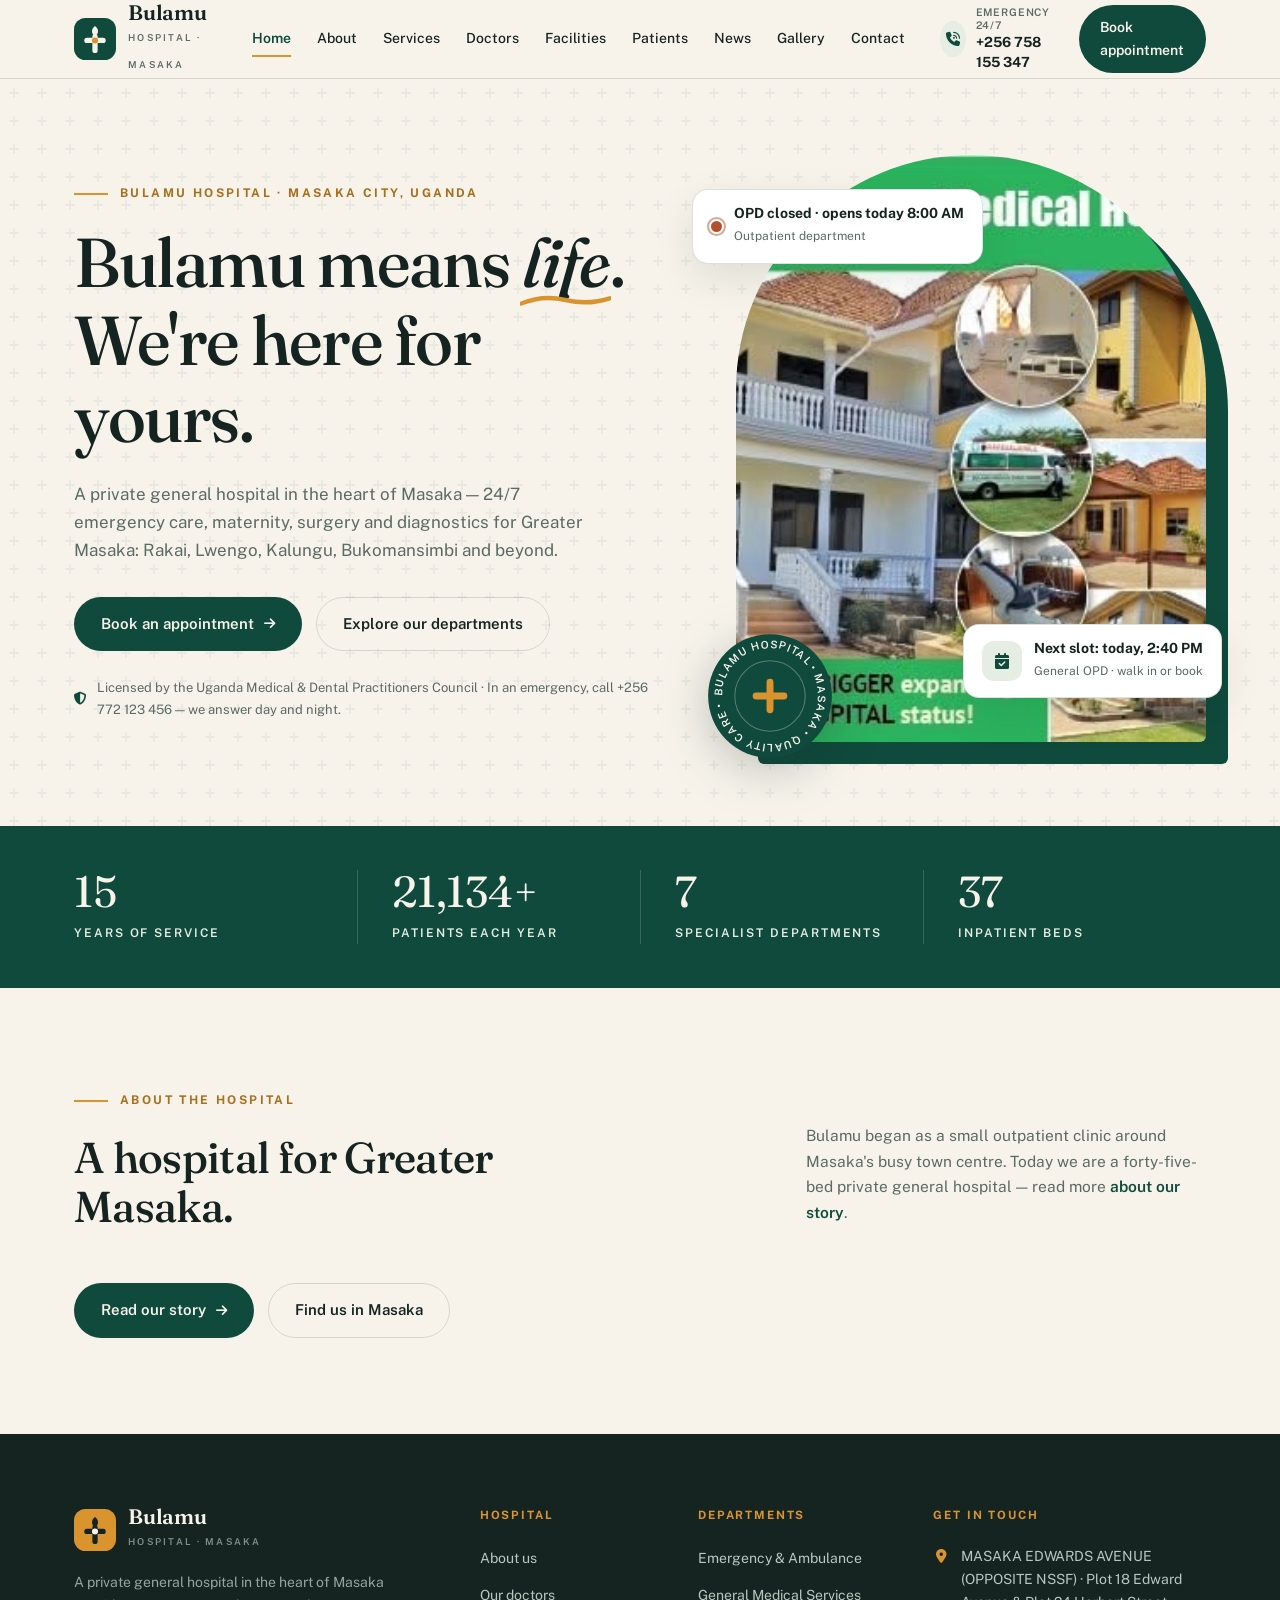
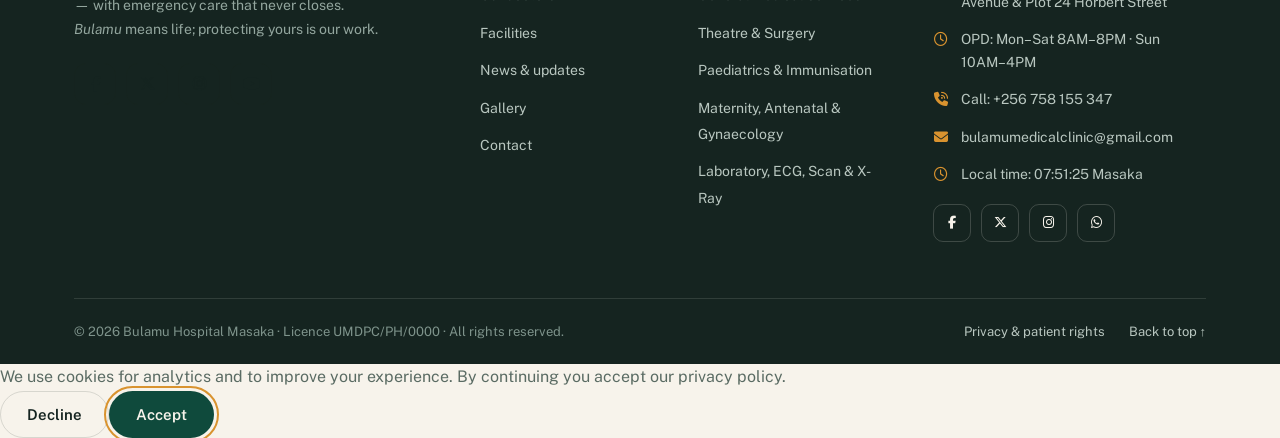
<file: index.html>
﻿<!DOCTYPE html>
<html lang="en">
<head>
<meta charset="UTF-8">
<meta name="viewport" content="width=device-width, initial-scale=1.0">
<title>Bulamu Hospital Masaka | 24/7 Private Hospital in Masaka, Uganda</title>
<meta name="description" content="Bulamu Hospital Masaka is a 24/7 private hospital in Masaka, Uganda offering emergency care, maternity, surgery, laboratory, imaging, ambulance and specialist outpatient services.">
<meta name="robots" content="index,follow,max-image-preview:large,max-snippet:-1,max-video-preview:-1">
<meta property="og:title" content="Bulamu Hospital Masaka | 24/7 Private Hospital in Masaka, Uganda">
<meta property="og:description" content="Bulamu means life. 24/7 emergency, maternity, surgery, diagnostics and expert care in the heart of Masaka, Uganda.">
<meta property="og:type" content="website">
<meta property="og:site_name" content="Bulamu Hospital Masaka">
<meta name="theme-color" content="#0F4A3C">
<link rel="preconnect" href="https://fonts.googleapis.com">
<link rel="preconnect" href="https://fonts.gstatic.com" crossorigin>
<link href="https://fonts.googleapis.com/css2?family=Fraunces:ital,opsz,wght@0,9..144,400;0,9..144,500;0,9..144,600;1,9..144,400;1,9..144,500&family=Public+Sans:wght@400;500;600;700&display=swap" rel="stylesheet">
<link rel="stylesheet" href="https://cdnjs.cloudflare.com/ajax/libs/font-awesome/6.5.2/css/all.min.css">
<link rel="stylesheet" href="css/style.css">
<script type="application/ld+json">
{"@context":"https://schema.org","@type":"Hospital","name":"Bulamu Hospital Masaka",
"address":{"@type":"PostalAddress","streetAddress":"Masaka Edward Avenue (Opposite NSSF), Plot 18 Edward Avenue & Plot 24 Horbert Street","addressLocality":"Masaka City","addressRegion":"Central Region","addressCountry":"UG"},
"geo":{"@type":"GeoCoordinates","latitude":-0.3339,"longitude":31.7343},
"telephone":"+256758155347","email":"bulamumedicalclinic@gmail.com",
"sameAs":["https://www.facebook.com/bulamuhospital/"],
"openingHours":["Mo-Sa 08:00-20:00","Su 10:00-16:00"],
"medicalSpecialty":["Emergency","InternalMedicine","Surgery","Paediatric","Gynaecologic","Musculoskeletal","Dentistry","DiagnosticImaging"],
"url":"https://bulamu-hospital.vercel.app/"}
</script>
  <link rel="icon" href="/favicon.ico">
  <link rel="manifest" href="/manifest.json">
  <link rel="canonical" href="https://bulamu-hospital.vercel.app/">
  <meta property="og:image" content="https://bulamu-hospital.vercel.app/img/cover%20image/home.jpg">
  <meta name="twitter:card" content="summary_large_image">
  <meta name="twitter:site" content="@bulamuhospital">
  <meta name="ga4-id" content="G-XXXXXXX">
</head>
<body id="top">

<!-- Header -->
<header class="site" id="siteHeader">
  <div class="container header-in">
    <a class="brand" href="index.html" aria-label="Bulamu Hospital Masaka — home">
      <svg class="brand-mark" viewBox="0 0 44 44" aria-hidden="true">
        <rect width="44" height="44" rx="12" fill="#0F4A3C"/>
        <path d="M22 8.5 C17.8 11.4 17.8 16.8 22 19.4 C26.2 16.8 26.2 11.4 22 8.5 Z" fill="#F7F3EB"/>
        <path d="M22 19.4 V34 M13.5 23.5 H30.5" stroke="#F7F3EB" stroke-width="5.5" stroke-linecap="round" fill="none"/>
        <circle cx="22" cy="23.5" r="3.2" fill="#D9932F"/>
      </svg>
      <span class="brand-txt"><strong>Bulamu</strong><small>HOSPITAL · MASAKA</small></span>
    </a>
    <nav class="main-nav" aria-label="Primary">
      <a class="nav-link" href="index.html">Home</a>
      <a class="nav-link" href="about.html">About</a>
      <a class="nav-link" href="services.html">Services</a>
      <a class="nav-link" href="doctors.html">Doctors</a>
      <a class="nav-link" href="facilities.html">Facilities</a>
      <a class="nav-link" href="patients.html">Patients</a>
      <a class="nav-link" href="news.html">News</a>
      <a class="nav-link" href="gallery.html">Gallery</a>
      <a class="nav-link" href="contact.html">Contact</a>
    </nav>
    <div class="header-actions">
      <a class="header-phone" href="tel:+256758155347">
        <i class="fa-solid fa-phone-volume"></i>
        <span><small>Emergency 24/7</small><strong>+256 758 155 347</strong></span>
      </a>
      <a class="btn btn-primary btn-sm" href="appointment.html">Book appointment</a>
      <button class="hamburger" id="navToggle" aria-label="Open menu" aria-expanded="false"><span></span><span></span><span></span></button>
    </div>
  </div>
</header>

<!-- Mobile drawer -->
<nav class="drawer" id="drawer" aria-label="Mobile">
  <a class="d-link" href="index.html">Home</a>
  <a class="d-link" href="about.html">About Us</a>
  <a class="d-link" href="services.html">Services &amp; Departments</a>
  <a class="d-link" href="doctors.html">Our Doctors</a>
  <a class="d-link" href="facilities.html">Facilities</a>
  <a class="d-link" href="patients.html">Patient Information</a>
  <a class="d-link" href="news.html">News &amp; Updates</a>
  <a class="d-link" href="gallery.html">Gallery</a>
  <a class="d-link" href="contact.html">Contact</a>
  <a class="btn btn-primary d-cta" href="appointment.html">Book an appointment</a>
  <div class="d-contact">
    <span><i class="fa-solid fa-phone-volume"></i>+256 758 155 347</span>
    <span><i class="fa-solid fa-location-dot"></i>MASAKA EDWARDS AVENUE (OPPOSITE NSSF)</span>
    <span><i class="fa-brands fa-facebook"></i>facebook.com/bulamuhospital</span>
  </div>
</nav>
<div class="overlay" id="overlay"></div>

<main>
<!-- Hero -->
<section id="home" class="hero">
  <div class="container hero-grid">
    <div class="reveal">
      <p class="eyebrow">Bulamu Hospital · Masaka City, Uganda</p>
      <h1>Bulamu means <em>life</em>.<br>We're here for yours.</h1>
      <p class="hero-lead">A private general hospital in the heart of Masaka — 24/7 emergency care, maternity, surgery and diagnostics for Greater Masaka: Rakai, Lwengo, Kalungu, Bukomansimbi and beyond.</p>
      <div class="hero-btns">
        <a class="btn btn-primary" href="appointment.html">Book an appointment <i class="fa-solid fa-arrow-right"></i></a>
        <a class="btn btn-ghost" href="services.html">Explore our departments</a>
      </div>
      <p class="hero-trust"><i class="fa-solid fa-shield-halved"></i>Licensed by the Uganda Medical &amp; Dental Practitioners Council · In an emergency, call +256 772 123 456 — we answer day and night.</p>
    </div>
    <div class="hero-visual reveal" data-d=".15">
      <div class="arch">
        <img src="img/cover image/home.jpg" alt="Bulamu Hospital Masaka — main building and gardens">
        <div class="stamp" aria-hidden="true">
          <svg viewBox="0 0 120 120">
            <circle cx="60" cy="60" r="58" fill="#0F4A3C"/>
            <circle cx="60" cy="60" r="33" fill="none" stroke="rgba(247,243,235,.3)" stroke-width="1"/>
            <g class="stamp-spin">
              <defs><path id="cp" d="M60,60 m-45,0 a45,45 0 1,1 90,0 a45,45 0 1,1 -90,0"/></defs>
              <text fill="#F7F3EB" font-size="10" font-weight="600" letter-spacing="2" font-family="Public Sans, sans-serif">
                <textPath href="#cp" textLength="281">BULAMU HOSPITAL • MASAKA • QUALITY CARE •&#160;</textPath>
              </text>
            </g>
            <path d="M60 47v26M47 60h26" stroke="#D9932F" stroke-width="6.5" stroke-linecap="round"/>
          </svg>
        </div>
        <div class="float-card opd"><span class="dot" id="opdDot"></span><div><strong id="opdText">Checking OPD hours…</strong><small>Outpatient department</small></div></div>
        <div class="float-card next"><div class="fc-icon"><i class="fa-solid fa-calendar-check"></i></div><div><strong>Next slot: today, 2:40 PM</strong><small>General OPD · walk in or book</small></div></div>
      </div>
    </div>
  </div>
</section>

<!-- Stats -->
<div class="stats-band">
  <div class="container stats-grid reveal">
    <div class="stat"><span class="stat-num"><span class="count" data-to="18">0</span></span><span class="stat-label">Years of service</span></div>
    <div class="stat"><span class="stat-num"><span class="count" data-to="26000" data-suffix="+">0</span></span><span class="stat-label">Patients each year</span></div>
    <div class="stat"><span class="stat-num"><span class="count" data-to="8">0</span></span><span class="stat-label">Specialist departments</span></div>
    <div class="stat"><span class="stat-num"><span class="count" data-to="45">0</span></span><span class="stat-label">Inpatient beds</span></div>
  </div>
</div>

<!-- About teaser -->
<section>
  <div class="container">
    <div class="sec-head reveal">
      <div>
        <p class="eyebrow">About the hospital</p>
        <h2>A hospital for Greater Masaka.</h2>
      </div>
      <p class="sec-lead">Bulamu began as a small outpatient clinic around Masaka's busy town centre. Today we are a forty-five-bed private general hospital — read more <a href="about.html" style="color:var(--pine);font-weight:600">about our story</a>.</p>
    </div>
    <div class="hero-btns reveal">
      <a class="btn btn-primary" href="about.html">Read our story <i class="fa-solid fa-arrow-right"></i></a>
      <a class="btn btn-ghost" href="contact.html">Find us in Masaka</a>
    </div>
  </div>
</section>
</main>

<!-- Footer -->
<footer class="site">
  <div class="container">
    <div class="foot-grid">
      <div class="foot-brand">
        <a class="brand" href="index.html">
          <svg class="brand-mark" viewBox="0 0 44 44" aria-hidden="true">
            <rect width="44" height="44" rx="12" fill="#D9932F"/>
            <path d="M22 8.5 C17.8 11.4 17.8 16.8 22 19.4 C26.2 16.8 26.2 11.4 22 8.5 Z" fill="#152420"/>
            <path d="M22 19.4 V34 M13.5 23.5 H30.5" stroke="#152420" stroke-width="5.5" stroke-linecap="round" fill="none"/>
            <circle cx="22" cy="23.5" r="3.2" fill="#F7F3EB"/>
          </svg>
          <span class="brand-txt"><strong>Bulamu</strong><small style="color:#7E938B">HOSPITAL · MASAKA</small></span>
        </a>
        <p>A private general hospital in the heart of Masaka — with emergency care that never closes. <em>Bulamu</em> means life; protecting yours is our work.</p>
        <div class="socials">
          <a href="https://www.facebook.com/bulamuhospital/" target="_blank" rel="noopener" aria-label="Facebook"><i class="fa-brands fa-facebook-f"></i></a>
          <a href="https://www.x.com" target="_blank" rel="noopener" aria-label="X"><i class="fa-brands fa-x-twitter"></i></a>
          <a href="https://www.instagram.com" target="_blank" rel="noopener" aria-label="Instagram"><i class="fa-brands fa-instagram"></i></a>
          <a href="https://www.youtube.com" target="_blank" rel="noopener" aria-label="YouTube"><i class="fa-brands fa-youtube"></i></a>
        </div>
      </div>
      <div>
        <h4>Hospital</h4>
        <ul class="foot-links">
          <li><a href="about.html">About us</a></li>
          <li><a href="doctors.html">Our doctors</a></li>
          <li><a href="facilities.html">Facilities</a></li>
          <li><a href="news.html">News &amp; updates</a></li>
          <li><a href="gallery.html">Gallery</a></li>
          <li><a href="contact.html">Contact</a></li>
        </ul>
      </div>
      <div>
        <h4>Departments</h4>
        <ul class="foot-links" id="footDepts"></ul>
      </div>
      <div>
        <h4>Get in touch</h4>
        <ul class="foot-contact">
          <li><i class="fa-solid fa-location-dot"></i><span>MASAKA EDWARDS AVENUE (OPPOSITE NSSF) &middot; Plot 18 Edward Avenue &amp; Plot 24 Horbert Street</span></li>
          <li><i class="fa-regular fa-clock"></i><span>OPD: Mon&ndash;Sat 8AM&ndash;8PM &middot; Sun 10AM&ndash;4PM</span></li>
          <li><i class="fa-solid fa-phone-volume"></i><span><a href="tel:+256758155347">Call: +256 758 155 347</a></span></li>
          <li><i class="fa-solid fa-envelope"></i><span><a href="mailto:bulamumedicalclinic@gmail.com">bulamumedicalclinic@gmail.com</a></span></li>
          <li><i class="fa-regular fa-clock"></i><span>Local time: <span id="kampalaClock">--:--:--</span> Masaka</span></li>
        </ul>
        <div class="tb-social foot-social">
          <a href="https://www.facebook.com/bulamuhospital/" target="_blank" rel="noopener" aria-label="Facebook"><i class="fa-brands fa-facebook-f"></i></a>
          <a href="https://www.x.com" target="_blank" rel="noopener" aria-label="X"><i class="fa-brands fa-x-twitter"></i></a>
          <a href="https://www.instagram.com" target="_blank" rel="noopener" aria-label="Instagram"><i class="fa-brands fa-instagram"></i></a>
          <a href="https://wa.me/256758155347" target="_blank" rel="noopener" aria-label="WhatsApp"><i class="fa-brands fa-whatsapp"></i></a>
        </div>
      </div></div>
    <div class="foot-bottom">
      <span>© <span id="year"></span> Bulamu Hospital Masaka · Licence UMDPC/PH/0000 · All rights reserved.</span>
      <div class="fb-links">
        <button data-modal="privacyModal">Privacy &amp; patient rights</button>
        <a href="#top">Back to top ↑</a>
      </div>
    </div>
  </div>
</footer>

<button id="toTop" aria-label="Back to top"><i class="fa-solid fa-arrow-up"></i></button>
<div id="toastWrap" aria-live="polite"></div>

<!-- Privacy modal -->
<div class="modal" id="privacyModal" aria-hidden="true" role="dialog" aria-label="Privacy and patient rights">
  <div class="modal-backdrop" data-close></div>
  <div class="modal-card privacy">
    <button class="modal-close" data-close aria-label="Close"><i class="fa-solid fa-xmark"></i></button>
    <span class="n-tag" style="position:static;display:inline-block;margin-bottom:12px">Privacy &amp; patient rights</span>
    <h3 class="am-title" style="margin-top:0">Your information is safe with us.</h3>
    <h4>What we collect</h4>
    <p>Appointment requests sent through this website are used only to arrange your visit and to contact you about it. We never sell, rent or share patient information with third parties for marketing.</p>
    <h4>Medical confidentiality</h4>
    <p>All clinical records at Bulamu Hospital are confidential. Information is released only to the patient, a nominated next of kin, or where the law requires it.</p>
    <h4>Your rights as a patient</h4>
    <p>You have the right to clear explanations in a language you understand, a second opinion, an itemised bill, and to raise a compliment or complaint at the front desk or through care@bulamuhospital.co.ug.</p>
  </div>
</div>

<script src="js/data.js"></script>
<script src="js/analytics.js"></script>
<script src="js/cookie-consent.js"></script>
<script src="js/app.js"></script>
</body>
</html>
</file>
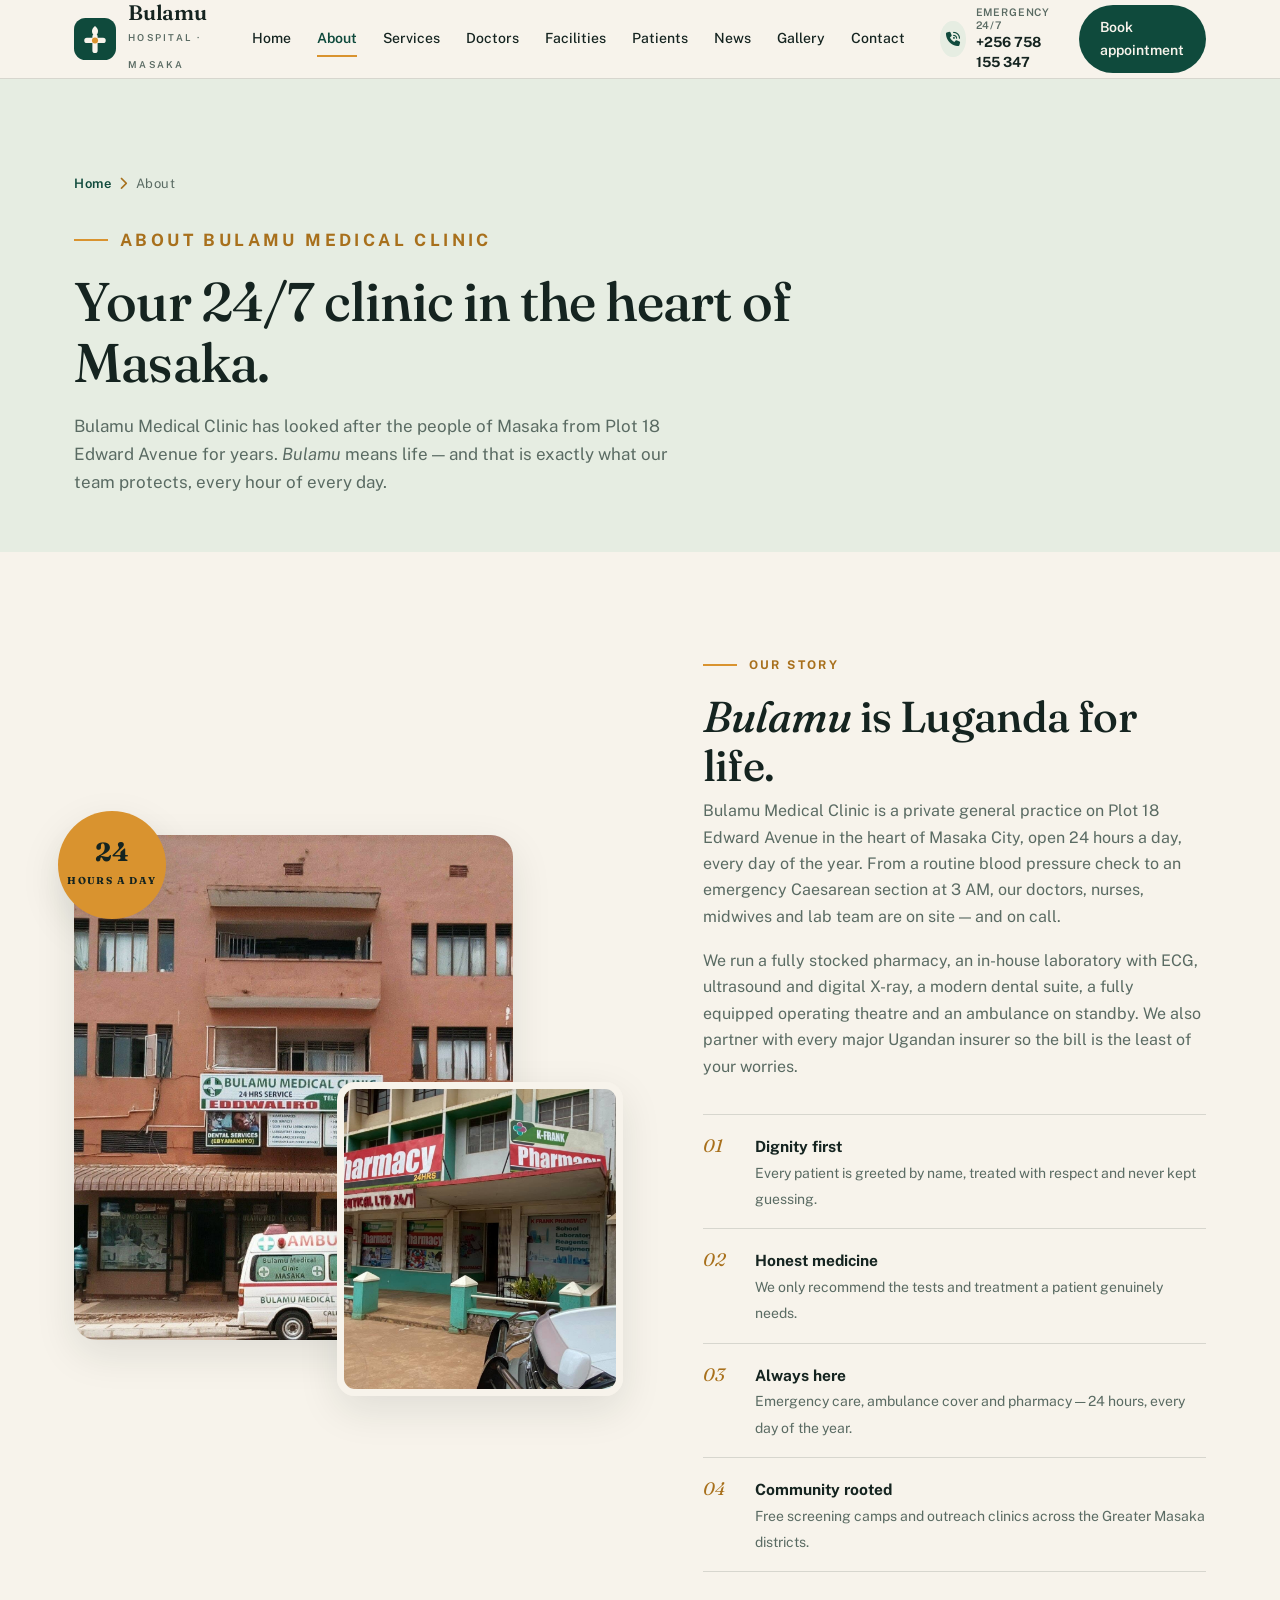
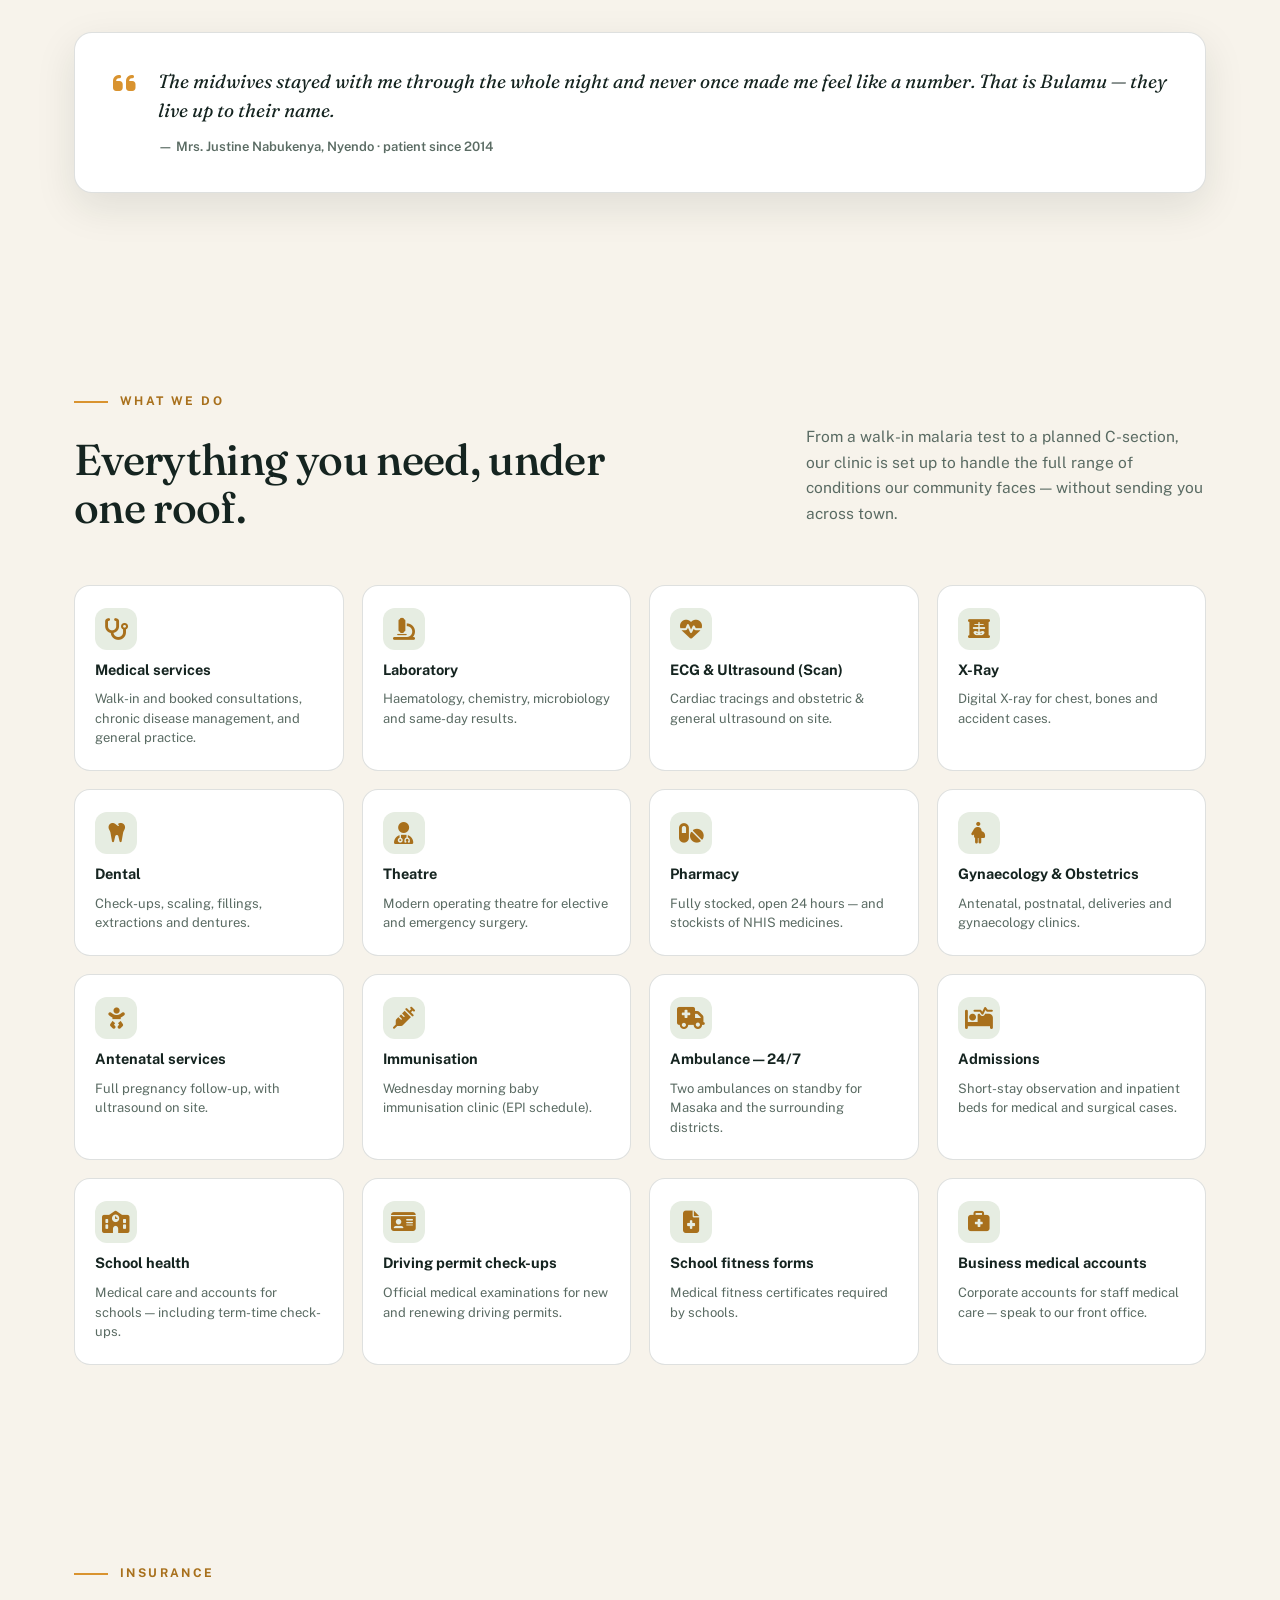
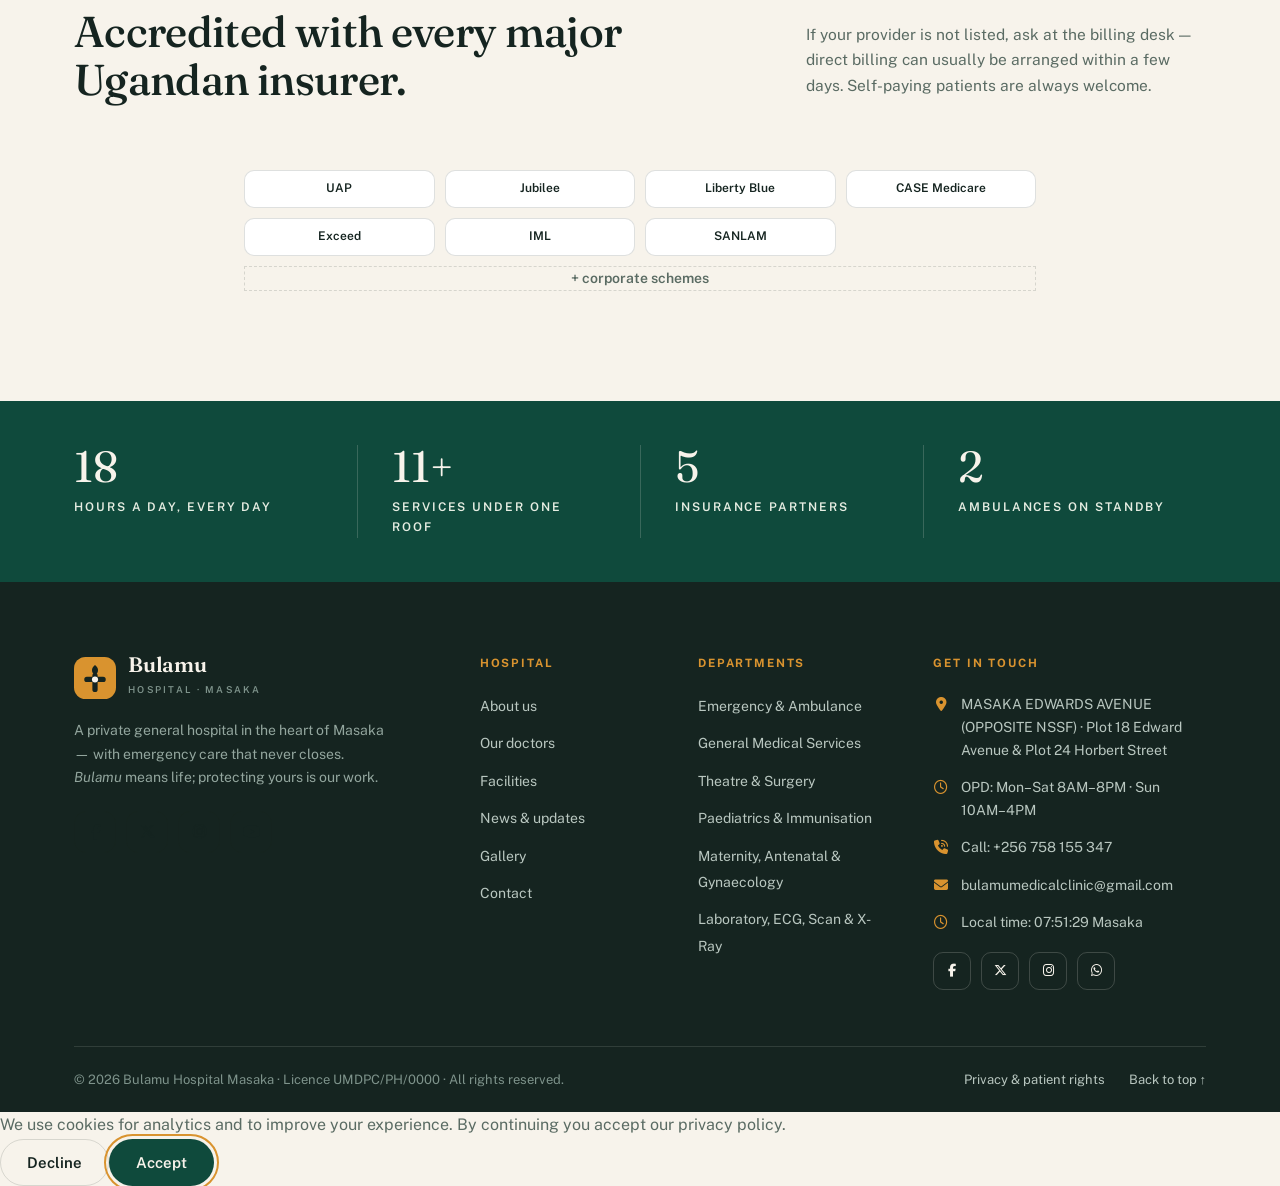
<file: about.html>
﻿<!DOCTYPE html>
<html lang="en">
<head>
<meta charset="UTF-8">
<meta name="viewport" content="width=device-width, initial-scale=1.0">
<title>About Bulamu Hospital Masaka | Private Hospital in Masaka, Uganda</title>
<meta name="description" content="Bulamu Hospital Masaka is a 24/7 private hospital on Edward Avenue, Masaka. We offer emergency care, maternity, surgery, pharmacy, laboratory, X-ray, ultrasound, dental and ambulance services.">
<meta name="robots" content="index,follow,max-image-preview:large,max-snippet:-1,max-video-preview:-1">
<meta property="og:title" content="About Bulamu Hospital Masaka | Private Hospital in Masaka, Uganda">
<meta property="og:description" content="A 24/7 private hospital in Masaka with emergency care, maternity, surgery, pharmacy, diagnostics and ambulance support.">
<meta property="og:type" content="website">
<meta property="og:site_name" content="Bulamu Hospital Masaka">
<meta name="theme-color" content="#0F4A3C">
<link rel="preconnect" href="https://fonts.googleapis.com">
<link rel="preconnect" href="https://fonts.gstatic.com" crossorigin>
<link href="https://fonts.googleapis.com/css2?family=Fraunces:ital,opsz,wght@0,9..144,400;0,9..144,500;0,9..144,600;1,9..144,400;1,9..144,500&family=Public+Sans:wght@400;500;600;700&display=swap" rel="stylesheet">
<link rel="stylesheet" href="https://cdnjs.cloudflare.com/ajax/libs/font-awesome/6.5.2/css/all.min.css">
<link rel="stylesheet" href="css/style.css">
<link rel="icon" href="/favicon.ico">
<link rel="manifest" href="/manifest.json">
<link rel="canonical" href="https://bulamu-hospital.vercel.app/about.html">
<meta property="og:image" content="https://bulamu-hospital.vercel.app/img/cover%20image/home.jpg">
<meta name="twitter:card" content="summary_large_image">
<meta name="twitter:site" content="@bulamuhospital">
<meta name="ga4-id" content="G-XXXXXXX">
</head>
<body id="top">

<header class="site" id="siteHeader">
  <div class="container header-in">
    <a class="brand" href="index.html" aria-label="Bulamu Hospital Masaka — home">
      <svg class="brand-mark" viewBox="0 0 44 44" aria-hidden="true">
        <rect width="44" height="44" rx="12" fill="#0F4A3C"/>
        <path d="M22 8.5 C17.8 11.4 17.8 16.8 22 19.4 C26.2 16.8 26.2 11.4 22 8.5 Z" fill="#F7F3EB"/>
        <path d="M22 19.4 V34 M13.5 23.5 H30.5" stroke="#F7F3EB" stroke-width="5.5" stroke-linecap="round" fill="none"/>
        <circle cx="22" cy="23.5" r="3.2" fill="#D9932F"/>
      </svg>
      <span class="brand-txt"><strong>Bulamu</strong><small>HOSPITAL · MASAKA</small></span>
    </a>
    <nav class="main-nav" aria-label="Primary">
      <a class="nav-link" href="index.html">Home</a>
      <a class="nav-link" href="about.html">About</a>
      <a class="nav-link" href="services.html">Services</a>
      <a class="nav-link" href="doctors.html">Doctors</a>
      <a class="nav-link" href="facilities.html">Facilities</a>
      <a class="nav-link" href="patients.html">Patients</a>
      <a class="nav-link" href="news.html">News</a>
      <a class="nav-link" href="gallery.html">Gallery</a>
      <a class="nav-link" href="contact.html">Contact</a>
    </nav>
    <div class="header-actions">
      <a class="header-phone" href="tel:+256758155347">
        <i class="fa-solid fa-phone-volume"></i>
        <span><small>Emergency 24/7</small><strong>+256 758 155 347</strong></span>
      </a>
      <a class="btn btn-primary btn-sm" href="appointment.html">Book appointment</a>
      <button class="hamburger" id="navToggle" aria-label="Open menu" aria-expanded="false"><span></span><span></span><span></span></button>
    </div>
  </div>
</header>

<nav class="drawer" id="drawer" aria-label="Mobile">
  <a class="d-link" href="index.html">Home</a>
  <a class="d-link" href="about.html">About Us</a>
  <a class="d-link" href="services.html">Services &amp; Departments</a>
  <a class="d-link" href="doctors.html">Our Doctors</a>
  <a class="d-link" href="facilities.html">Facilities</a>
  <a class="d-link" href="patients.html">Patient Information</a>
  <a class="d-link" href="news.html">News &amp; Updates</a>
  <a class="d-link" href="gallery.html">Gallery</a>
  <a class="d-link" href="contact.html">Contact</a>
  <a class="btn btn-primary d-cta" href="appointment.html">Book an appointment</a>
  <div class="d-contact">
    <span><i class="fa-solid fa-phone-volume"></i>+256 758 155 347</span>
    <span><i class="fa-solid fa-location-dot"></i>MASAKA EDWARDS AVENUE (OPPOSITE NSSF)</span>
    <span><i class="fa-brands fa-facebook"></i>facebook.com/bulamuhospital</span>
  </div>
</nav>
<div class="overlay" id="overlay"></div>

<main>
<section class="page-hero">
  <div class="container">
    <p class="breadcrumbs"><a href="index.html">Home</a><i class="fa-solid fa-chevron-right"></i>About</p>
    <p class="eyebrow">About Bulamu Medical Clinic</p>
    <h1>Your 24/7 clinic in the heart of Masaka.</h1>
    <p>Bulamu Medical Clinic has looked after the people of Masaka from Plot 18 Edward Avenue for years. <em>Bulamu</em> means life — and that is exactly what our team protects, every hour of every day.</p>
  </div>
</section>

<section id="about">
  <div class="container">
    <div class="about-grid">
      <div class="about-media reveal">
        <div class="badge-since"><span><strong>24</strong><small>hours a day</small></span></div>
        <img class="big" src="img/buildings/clinic.jpg" alt="Bulamu Medical Clinic building on Edward Avenue, Masaka">
        <img class="small" src="img/buildings/pharmacy.jpg" alt="Bulamu Medical Clinic pharmacy counter">
      </div>
      <div class="about-copy reveal" data-d=".12">
        <p class="eyebrow">Our story</p>
        <h2 class="about-h"><em>Bulamu</em> is Luganda for life.</h2>
        <p>Bulamu Medical Clinic is a private general practice on Plot 18 Edward Avenue in the heart of Masaka City, open 24 hours a day, every day of the year. From a routine blood pressure check to an emergency Caesarean section at 3 AM, our doctors, nurses, midwives and lab team are on site — and on call.</p>
        <p>We run a fully stocked pharmacy, an in-house laboratory with ECG, ultrasound and digital X-ray, a modern dental suite, a fully equipped operating theatre and an ambulance on standby. We also partner with every major Ugandan insurer so the bill is the least of your worries.</p>
        <ol class="values">
          <li><span class="val-num">01</span><div><strong>Dignity first</strong><span class="v-desc">Every patient is greeted by name, treated with respect and never kept guessing.</span></div></li>
          <li><span class="val-num">02</span><div><strong>Honest medicine</strong><span class="v-desc">We only recommend the tests and treatment a patient genuinely needs.</span></div></li>
          <li><span class="val-num">03</span><div><strong>Always here</strong><span class="v-desc">Emergency care, ambulance cover and pharmacy &mdash; 24 hours, every day of the year.</span></div></li>
          <li><span class="val-num">04</span><div><strong>Community rooted</strong><span class="v-desc">Free screening camps and outreach clinics across the Greater Masaka districts.</span></div></li>
        </ol>
      </div>
    </div>
    <div class="quote reveal">
      <i class="fa-solid fa-quote-left"></i>
      <div>
        <blockquote>The midwives stayed with me through the whole night and never once made me feel like a number. That is Bulamu &mdash; they live up to their name.</blockquote>
        <cite>&mdash; Mrs. Justine Nabukenya, Nyendo &middot; patient since 2014</cite>
      </div>
    </div>
  </div>
</section>

<section id="our-services">
  <div class="container">
    <div class="sec-head reveal">
      <div>
        <p class="eyebrow">What we do</p>
        <h2>Everything you need, under one roof.</h2>
      </div>
      <p class="sec-lead">From a walk-in malaria test to a planned C-section, our clinic is set up to handle the full range of conditions our community faces — without sending you across town.</p>
    </div>
    <ul class="svc-grid reveal">
      <li><i class="fa-solid fa-stethoscope"></i><strong>Medical services</strong><span>Walk-in and booked consultations, chronic disease management, and general practice.</span></li>
      <li><i class="fa-solid fa-microscope"></i><strong>Laboratory</strong><span>Haematology, chemistry, microbiology and same-day results.</span></li>
      <li><i class="fa-solid fa-heart-pulse"></i><strong>ECG &amp; Ultrasound (Scan)</strong><span>Cardiac tracings and obstetric &amp; general ultrasound on site.</span></li>
      <li><i class="fa-solid fa-x-ray"></i><strong>X-Ray</strong><span>Digital X-ray for chest, bones and accident cases.</span></li>
      <li><i class="fa-solid fa-tooth"></i><strong>Dental</strong><span>Check-ups, scaling, fillings, extractions and dentures.</span></li>
      <li><i class="fa-solid fa-user-doctor"></i><strong>Theatre</strong><span>Modern operating theatre for elective and emergency surgery.</span></li>
      <li><i class="fa-solid fa-pills"></i><strong>Pharmacy</strong><span>Fully stocked, open 24 hours — and stockists of NHIS medicines.</span></li>
      <li><i class="fa-solid fa-person-pregnant"></i><strong>Gynaecology &amp; Obstetrics</strong><span>Antenatal, postnatal, deliveries and gynaecology clinics.</span></li>
      <li><i class="fa-solid fa-baby"></i><strong>Antenatal services</strong><span>Full pregnancy follow-up, with ultrasound on site.</span></li>
      <li><i class="fa-solid fa-syringe"></i><strong>Immunisation</strong><span>Wednesday morning baby immunisation clinic (EPI schedule).</span></li>
      <li><i class="fa-solid fa-truck-medical"></i><strong>Ambulance &mdash; 24/7</strong><span>Two ambulances on standby for Masaka and the surrounding districts.</span></li>
      <li><i class="fa-solid fa-bed-pulse"></i><strong>Admissions</strong><span>Short-stay observation and inpatient beds for medical and surgical cases.</span></li>
    </ul>
    <ul class="svc-grid reveal" style="margin-top:18px">
      <li><i class="fa-solid fa-school"></i><strong>School health</strong><span>Medical care and accounts for schools — including term-time check-ups.</span></li>
      <li><i class="fa-solid fa-id-card"></i><strong>Driving permit check-ups</strong><span>Official medical examinations for new and renewing driving permits.</span></li>
      <li><i class="fa-solid fa-file-medical"></i><strong>School fitness forms</strong><span>Medical fitness certificates required by schools.</span></li>
      <li><i class="fa-solid fa-briefcase-medical"></i><strong>Business medical accounts</strong><span>Corporate accounts for staff medical care — speak to our front office.</span></li>
    </ul>
  </div>
</section>

<section id="insurance">
  <div class="container">
    <div class="sec-head reveal">
      <div>
        <p class="eyebrow">Insurance</p>
        <h2>Accredited with every major Ugandan insurer.</h2>
      </div>
      <p class="sec-lead">If your provider is not listed, ask at the billing desk — direct billing can usually be arranged within a few days. Self-paying patients are always welcome.</p>
    </div>
    <div class="ins-tags reveal" style="grid-template-columns:repeat(4,1fr);max-width:820px;margin:0 auto">
      <a href="#" title="UAP Insurance">UAP</a>
      <a href="#" title="Jubilee Insurance">Jubilee</a>
      <a href="#" title="Liberty Blue">Liberty Blue</a>
      <a href="#" title="CASE Medicare">CASE Medicare</a>
      <a href="#" title="Exceed Insurance">Exceed</a>
      <a href="#" title="IML">IML</a>
      <a href="#" title="Sanlam">SANLAM</a>
      <span class="ins-extra">+ corporate schemes</span>
    </div>
  </div>
</section>

<div class="stats-band">
  <div class="container stats-grid reveal">
    <div class="stat"><span class="stat-num"><span class="count" data-to="24">0</span></span><span class="stat-label">Hours a day, every day</span></div>
    <div class="stat"><span class="stat-num"><span class="count" data-to="15" data-suffix="+">0</span></span><span class="stat-label">Services under one roof</span></div>
    <div class="stat"><span class="stat-num"><span class="count" data-to="7">0</span></span><span class="stat-label">Insurance partners</span></div>
    <div class="stat"><span class="stat-num"><span class="count" data-to="2">0</span></span><span class="stat-label">Ambulances on standby</span></div>
  </div>
</div>
</main>

<footer class="site">
  <div class="container">
    <div class="foot-grid">
      <div class="foot-brand">
        <a class="brand" href="index.html">
          <svg class="brand-mark" viewBox="0 0 44 44" aria-hidden="true">
            <rect width="44" height="44" rx="12" fill="#D9932F"/>
            <path d="M22 8.5 C17.8 11.4 17.8 16.8 22 19.4 C26.2 16.8 26.2 11.4 22 8.5 Z" fill="#152420"/>
            <path d="M22 19.4 V34 M13.5 23.5 H30.5" stroke="#152420" stroke-width="5.5" stroke-linecap="round" fill="none"/>
            <circle cx="22" cy="23.5" r="3.2" fill="#F7F3EB"/>
          </svg>
          <span class="brand-txt"><strong>Bulamu</strong><small style="color:#7E938B">HOSPITAL · MASAKA</small></span>
        </a>
        <p>A private general hospital in the heart of Masaka — with emergency care that never closes. <em>Bulamu</em> means life; protecting yours is our work.</p>
        <div class="socials">
          <a href="https://www.facebook.com/bulamuhospital/" target="_blank" rel="noopener" aria-label="Facebook"><i class="fa-brands fa-facebook-f"></i></a>
          <a href="https://www.x.com" target="_blank" rel="noopener" aria-label="X"><i class="fa-brands fa-x-twitter"></i></a>
          <a href="https://www.instagram.com" target="_blank" rel="noopener" aria-label="Instagram"><i class="fa-brands fa-instagram"></i></a>
          <a href="https://www.youtube.com" target="_blank" rel="noopener" aria-label="YouTube"><i class="fa-brands fa-youtube"></i></a>
        </div>
      </div>
      <div>
        <h4>Hospital</h4>
        <ul class="foot-links">
          <li><a href="about.html">About us</a></li>
          <li><a href="doctors.html">Our doctors</a></li>
          <li><a href="facilities.html">Facilities</a></li>
          <li><a href="news.html">News &amp; updates</a></li>
          <li><a href="gallery.html">Gallery</a></li>
          <li><a href="contact.html">Contact</a></li>
        </ul>
      </div>
      <div>
        <h4>Departments</h4>
        <ul class="foot-links" id="footDepts"></ul>
      </div>
      <div>
        <h4>Get in touch</h4>
        <ul class="foot-contact">
          <li><i class="fa-solid fa-location-dot"></i><span>MASAKA EDWARDS AVENUE (OPPOSITE NSSF) &middot; Plot 18 Edward Avenue &amp; Plot 24 Horbert Street</span></li>
          <li><i class="fa-regular fa-clock"></i><span>OPD: Mon&ndash;Sat 8AM&ndash;8PM &middot; Sun 10AM&ndash;4PM</span></li>
          <li><i class="fa-solid fa-phone-volume"></i><span><a href="tel:+256758155347">Call: +256 758 155 347</a></span></li>
          <li><i class="fa-solid fa-envelope"></i><span><a href="mailto:bulamumedicalclinic@gmail.com">bulamumedicalclinic@gmail.com</a></span></li>
          <li><i class="fa-regular fa-clock"></i><span>Local time: <span id="kampalaClock">--:--:--</span> Masaka</span></li>
        </ul>
        <div class="tb-social foot-social">
          <a href="https://www.facebook.com/bulamuhospital/" target="_blank" rel="noopener" aria-label="Facebook"><i class="fa-brands fa-facebook-f"></i></a>
          <a href="https://www.x.com" target="_blank" rel="noopener" aria-label="X"><i class="fa-brands fa-x-twitter"></i></a>
          <a href="https://www.instagram.com" target="_blank" rel="noopener" aria-label="Instagram"><i class="fa-brands fa-instagram"></i></a>
          <a href="https://wa.me/256758155347" target="_blank" rel="noopener" aria-label="WhatsApp"><i class="fa-brands fa-whatsapp"></i></a>
        </div>
      </div></div>
    <div class="foot-bottom">
      <span>&copy; <span id="year"></span> Bulamu Hospital Masaka &middot; Licence UMDPC/PH/0000 &middot; All rights reserved.</span>
      <div class="fb-links">
        <button data-modal="privacyModal">Privacy &amp; patient rights</button>
        <a href="#top">Back to top &uarr;</a>
      </div>
    </div>
  </div>
</footer>

<button id="toTop" aria-label="Back to top"><i class="fa-solid fa-arrow-up"></i></button>
<div id="toastWrap" aria-live="polite"></div>

<div class="modal" id="articleModal" aria-hidden="true" role="dialog" aria-label="News article">
  <div class="modal-backdrop" data-close></div>
  <div class="modal-card">
    <button class="modal-close" data-close aria-label="Close article"><i class="fa-solid fa-xmark"></i></button>
    <div id="articleBody"></div>
  </div>
</div>

<div class="modal" id="privacyModal" aria-hidden="true" role="dialog" aria-label="Privacy and patient rights">
  <div class="modal-backdrop" data-close></div>
  <div class="modal-card privacy">
    <button class="modal-close" data-close aria-label="Close"><i class="fa-solid fa-xmark"></i></button>
    <span class="n-tag" style="position:static;display:inline-block;margin-bottom:12px">Privacy &amp; patient rights</span>
    <h3 class="am-title" style="margin-top:0">Your information is safe with us.</h3>
    <h4>What we collect</h4>
    <p>Appointment requests sent through this website are used only to arrange your visit and to contact you about it. We never sell, rent or share patient information with third parties for marketing.</p>
    <h4>Medical confidentiality</h4>
    <p>All clinical records at Bulamu Hospital are confidential. Information is released only to the patient, a nominated next of kin, or where the law requires it.</p>
    <h4>Your rights as a patient</h4>
    <p>You have the right to clear explanations in a language you understand, a second opinion, an itemised bill, and to raise a compliment or complaint at the front desk or through care@bulamuhospital.co.ug.</p>
  </div>
</div>

<div class="lightbox" id="lightbox" aria-hidden="true" role="dialog" aria-label="Image viewer">
  <span class="lb-count" id="lbCount"></span>
  <button class="lb-close" id="lbClose" aria-label="Close"><i class="fa-solid fa-xmark"></i></button>
  <button class="lb-btn lb-prev" id="lbPrev" aria-label="Previous image"><i class="fa-solid fa-chevron-left"></i></button>
  <figure><img id="lbImg" alt=""><figcaption id="lbCap"></figcaption></figure>
  <button class="lb-btn lb-next" id="lbNext" aria-label="Next image"><i class="fa-solid fa-chevron-right"></i></button>
</div>

<script src="js/data.js"></script>
<script src="js/analytics.js"></script>
<script src="js/cookie-consent.js"></script>
<script src="js/app.js"></script>
</body>
</html>
</file>
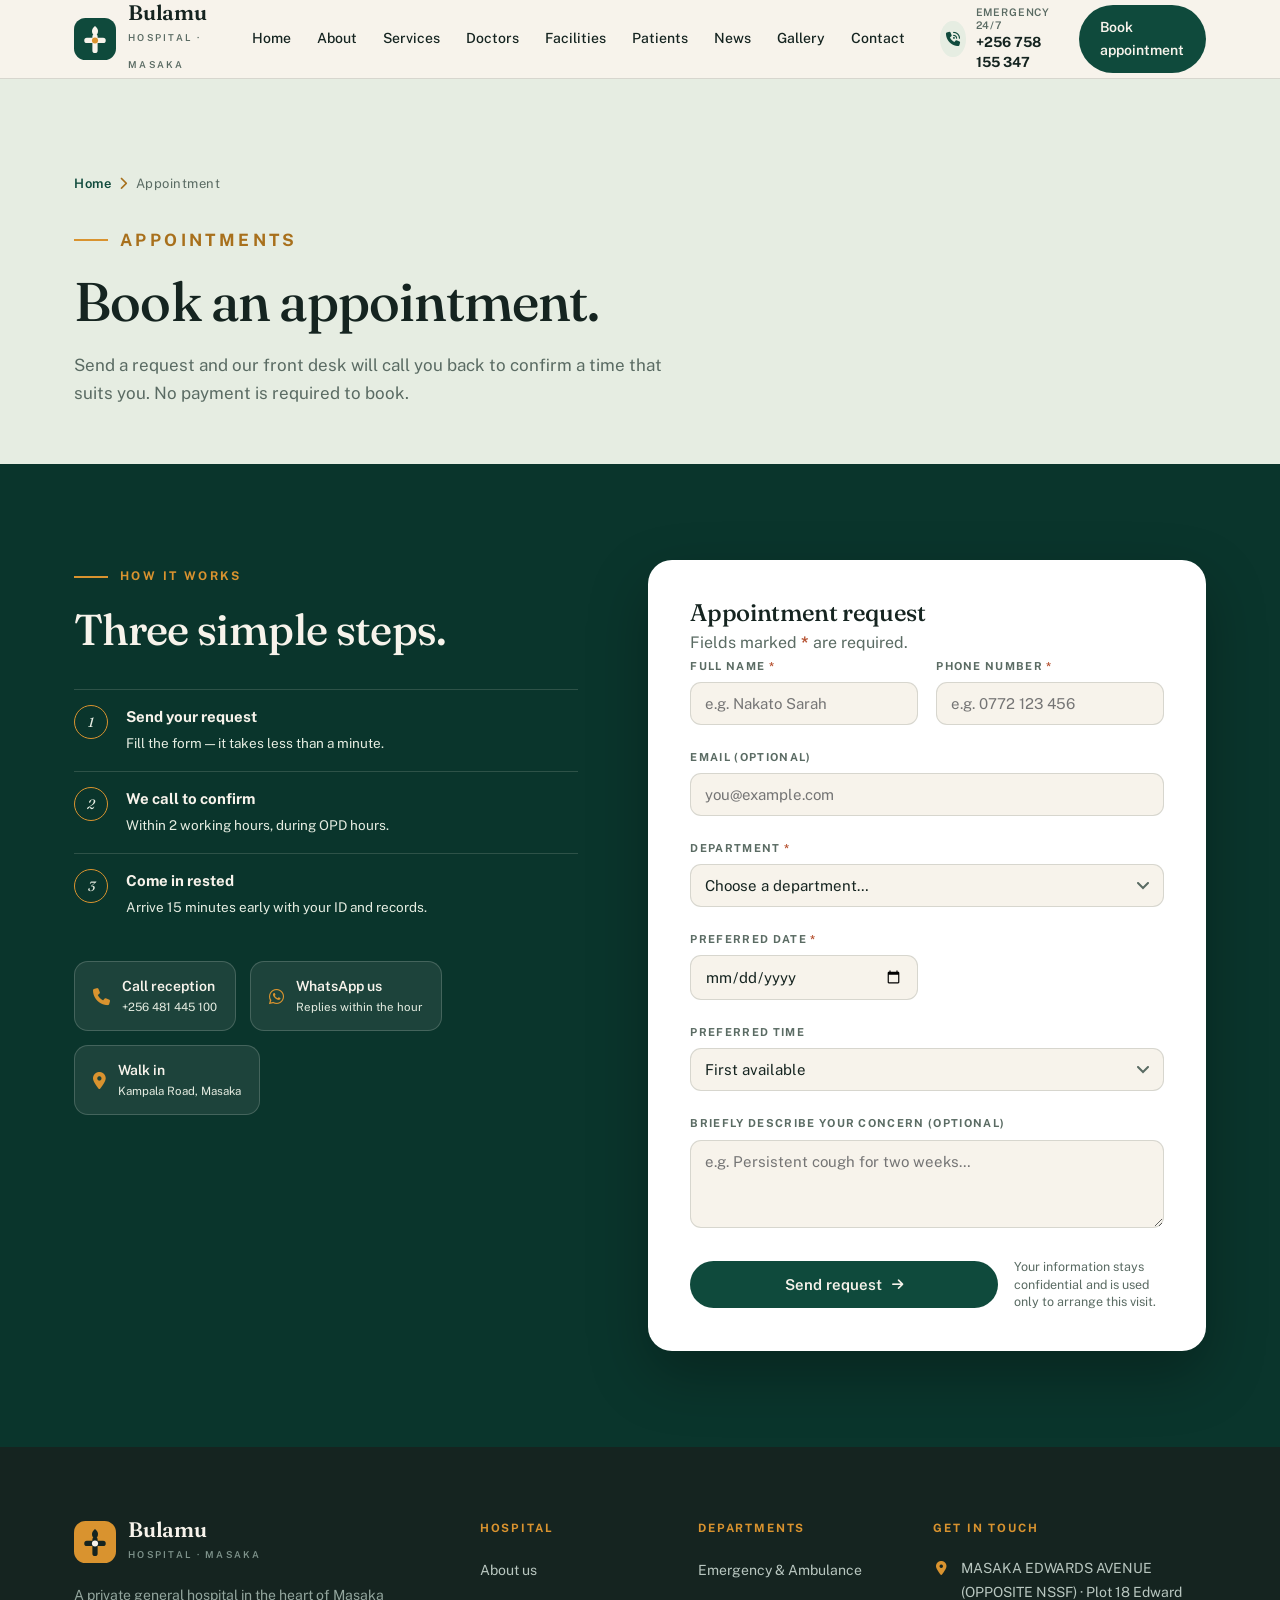
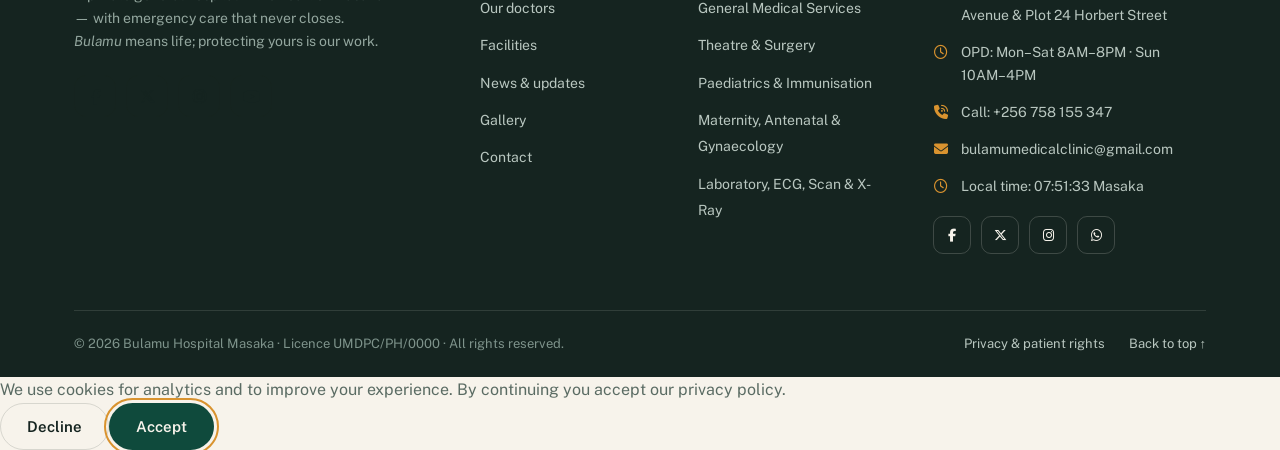
<file: appointment.html>
﻿<!DOCTYPE html>
<html lang="en">
<head>
<meta charset="UTF-8">
<meta name="viewport" content="width=device-width, initial-scale=1.0">
<title>Book an Appointment — Bulamu Hospital Masaka</title>
<meta name="description" content="Book an appointment online at Bulamu Hospital Masaka. We confirm within 2 working hours.">
<meta property="og:title" content="Book an Appointment — Bulamu Hospital Masaka">
<meta property="og:description" content="Book an appointment online at Bulamu Hospital Masaka. We confirm within 2 working hours.">
<meta property="og:type" content="website">
<meta name="theme-color" content="#0F4A3C">
<link rel="preconnect" href="https://fonts.googleapis.com">
<link rel="preconnect" href="https://fonts.gstatic.com" crossorigin>
<link href="https://fonts.googleapis.com/css2?family=Fraunces:ital,opsz,wght@0,9..144,400;0,9..144,500;0,9..144,600;1,9..144,400;1,9..144,500&family=Public+Sans:wght@400;500;600;700&display=swap" rel="stylesheet">
<link rel="stylesheet" href="https://cdnjs.cloudflare.com/ajax/libs/font-awesome/6.5.2/css/all.min.css">
<link rel="stylesheet" href="css/style.css">
<meta name="ga4-id" content="G-XXXXXXX">
</head>
<link rel="icon" href="/favicon.ico">
<link rel="manifest" href="/manifest.json">
<link rel="canonical" href="https://boniface-devote.github.io/BULAMU-HOSPITAL/appointment.html">
<meta property="og:image" content="https://boniface-devote.github.io/BULAMU-HOSPITAL/img/cover%20image/home.jpg">
<meta name="twitter:card" content="summary_large_image">
<meta name="twitter:site" content="@bulamuhospital">
</head>
<body id="top">

<header class="site" id="siteHeader">
  <div class="container header-in">
    <a class="brand" href="index.html" aria-label="Bulamu Hospital Masaka — home">
      <svg class="brand-mark" viewBox="0 0 44 44" aria-hidden="true">
        <rect width="44" height="44" rx="12" fill="#0F4A3C"/>
        <path d="M22 8.5 C17.8 11.4 17.8 16.8 22 19.4 C26.2 16.8 26.2 11.4 22 8.5 Z" fill="#F7F3EB"/>
        <path d="M22 19.4 V34 M13.5 23.5 H30.5" stroke="#F7F3EB" stroke-width="5.5" stroke-linecap="round" fill="none"/>
        <circle cx="22" cy="23.5" r="3.2" fill="#D9932F"/>
      </svg>
      <span class="brand-txt"><strong>Bulamu</strong><small>HOSPITAL · MASAKA</small></span>
    </a>
    <nav class="main-nav" aria-label="Primary">
      <a class="nav-link" href="index.html">Home</a>
      <a class="nav-link" href="about.html">About</a>
      <a class="nav-link" href="services.html">Services</a>
      <a class="nav-link" href="doctors.html">Doctors</a>
      <a class="nav-link" href="facilities.html">Facilities</a>
      <a class="nav-link" href="patients.html">Patients</a>
      <a class="nav-link" href="news.html">News</a>
      <a class="nav-link" href="gallery.html">Gallery</a>
      <a class="nav-link" href="contact.html">Contact</a>
    </nav>
    <div class="header-actions">
      <a class="header-phone" href="tel:+256758155347">
        <i class="fa-solid fa-phone-volume"></i>
        <span><small>Emergency 24/7</small><strong>+256 758 155 347</strong></span>
      </a>
      <a class="btn btn-primary btn-sm" href="appointment.html">Book appointment</a>
      <button class="hamburger" id="navToggle" aria-label="Open menu" aria-expanded="false"><span></span><span></span><span></span></button>
    </div>
  </div>
</header>

<nav class="drawer" id="drawer" aria-label="Mobile">
  <a class="d-link" href="index.html">Home</a>
  <a class="d-link" href="about.html">About Us</a>
  <a class="d-link" href="services.html">Services &amp; Departments</a>
  <a class="d-link" href="doctors.html">Our Doctors</a>
  <a class="d-link" href="facilities.html">Facilities</a>
  <a class="d-link" href="patients.html">Patient Information</a>
  <a class="d-link" href="news.html">News &amp; Updates</a>
  <a class="d-link" href="gallery.html">Gallery</a>
  <a class="d-link" href="contact.html">Contact</a>
  <a class="btn btn-primary d-cta" href="appointment.html">Book an appointment</a>
  <div class="d-contact">
    <span><i class="fa-solid fa-phone-volume"></i>+256 758 155 347</span>
    <span><i class="fa-solid fa-location-dot"></i>MASAKA EDWARDS AVENUE (OPPOSITE NSSF)</span>
    <span><i class="fa-brands fa-facebook"></i>facebook.com/bulamuhospital</span>
  </div>
</nav>
<div class="overlay" id="overlay"></div>

<main>
<section class="page-hero">
  <div class="container">
    <p class="breadcrumbs"><a href="index.html">Home</a><i class="fa-solid fa-chevron-right"></i>Appointment</p>
    <p class="eyebrow">Appointments</p>
    <h1>Book an appointment.</h1>
    <p>Send a request and our front desk will call you back to confirm a time that suits you. No payment is required to book.</p>
  </div>
</section>

<section id="appointment" class="sec-book">
  <div class="container book-grid">
    <div class="reveal">
      <p class="eyebrow">How it works</p>
      <h2 style="color:var(--cream)">Three simple steps.</h2>
      <ol class="book-steps">
        <li><span class="bs-num">1</span><div><strong>Send your request</strong><span>Fill the form &mdash; it takes less than a minute.</span></div></li>
        <li><span class="bs-num">2</span><div><strong>We call to confirm</strong><span>Within 2 working hours, during OPD hours.</span></div></li>
        <li><span class="bs-num">3</span><div><strong>Come in rested</strong><span>Arrive 15 minutes early with your ID and records.</span></div></li>
      </ol>
      <div class="alt-contacts">
        <a class="alt-c" href="tel:+256481445100"><i class="fa-solid fa-phone"></i><span>Call reception<small>+256 481 445 100</small></span></a>
        <a class="alt-c" href="https://wa.me/256758155347" target="_blank" rel="noopener"><i class="fa-brands fa-whatsapp"></i><span>WhatsApp us<small>Replies within the hour</small></span></a>
        <a class="alt-c" href="contact.html"><i class="fa-solid fa-location-dot"></i><span>Walk in<small>Kampala Road, Masaka</small></span></a>
      </div>
    </div>
    <div class="book-form reveal" data-d=".12">
      <form id="apForm" novalidate method="POST" action="https://formspree.io/f/xgavkrvw">
        <h3>Appointment request</h3>
        <p>Fields marked <b style="color:var(--clay)">*</b> are required.</p>
        <div class="f-grid">
          <div class="field">
            <label for="apName">Full name <b>*</b></label>
            <input type="text" id="apName" name="name" placeholder="e.g. Nakato Sarah" autocomplete="name">
            <span class="err"></span>
          </div>
          <div class="field">
            <label for="apPhone">Phone number <b>*</b></label>
            <input type="tel" id="apPhone" name="phone" placeholder="e.g. 0772 123 456" autocomplete="tel">
            <span class="err"></span>
          </div>
          <div class="field full">
            <label for="apEmail">Email (optional)</label>
            <input type="email" id="apEmail" name="email" placeholder="you@example.com" autocomplete="email">
            <span class="err"></span>
          </div>
          <div class="field full">
            <label for="apDept">Department <b>*</b></label>
            <select id="apDept" name="department">
              <option value="">Choose a department&hellip;</option>
            </select>
            <span class="err"></span>
          </div>
          <div class="field third">
            <label for="apDate">Preferred date <b>*</b></label>
            <input type="date" id="apDate" name="date">
            <span class="err"></span>
          </div>
          <div class="field third" style="grid-column:span 2">
            <label for="apTime">Preferred time</label>
            <select id="apTime" name="time">
              <option>First available</option>
              <option>Morning (8&ndash;11 AM)</option>
              <option>Midday (11 AM&ndash;2 PM)</option>
              <option>Afternoon (2&ndash;5 PM)</option>
              <option>Evening (5&ndash;8 PM)</option>
            </select>
            <span class="err"></span>
          </div>
          <div class="field full">
            <label for="apMsg">Briefly describe your concern (optional)</label>
            <textarea id="apMsg" name="message" placeholder="e.g. Persistent cough for two weeks&hellip;"></textarea>
          </div>
        </div>
        <div class="form-foot">
          <button type="submit" class="btn btn-primary">Send request <i class="fa-solid fa-arrow-right"></i></button>
          <small>Your information stays confidential and is used only to arrange this visit.</small>
        </div>
      </form>
      <div class="form-success" id="formSuccess" hidden>
        <span class="fs-icon"><i class="fa-solid fa-check"></i></span>
        <h3>Request received</h3>
        <p style="margin-top:8px">Thank you, <strong id="fsName"></strong>. Your reference number is <strong class="fs-ref" id="fsRef"></strong>.</p>
        <ul class="fs-summary" id="fsSummary"></ul>
        <p class="fs-note">Our front desk will call you within 2 working hours to confirm your slot. In an emergency, don't wait &mdash; call <a href="tel:+256772123456">+256 772 123 456</a>.</p>
        <button class="btn btn-ghost" id="fsReset">Make another request</button>
      </div>
    </div>
  </div>
</section>
</main>

<footer class="site">
  <div class="container">
    <div class="foot-grid">
      <div class="foot-brand">
        <a class="brand" href="index.html">
          <svg class="brand-mark" viewBox="0 0 44 44" aria-hidden="true">
            <rect width="44" height="44" rx="12" fill="#D9932F"/>
            <path d="M22 8.5 C17.8 11.4 17.8 16.8 22 19.4 C26.2 16.8 26.2 11.4 22 8.5 Z" fill="#152420"/>
            <path d="M22 19.4 V34 M13.5 23.5 H30.5" stroke="#152420" stroke-width="5.5" stroke-linecap="round" fill="none"/>
            <circle cx="22" cy="23.5" r="3.2" fill="#F7F3EB"/>
          </svg>
          <span class="brand-txt"><strong>Bulamu</strong><small style="color:#7E938B">HOSPITAL · MASAKA</small></span>
        </a>
        <p>A private general hospital in the heart of Masaka — with emergency care that never closes. <em>Bulamu</em> means life; protecting yours is our work.</p>
        <div class="socials">
          <a href="https://www.facebook.com/bulamuhospital/" target="_blank" rel="noopener" aria-label="Facebook"><i class="fa-brands fa-facebook-f"></i></a>
          <a href="https://www.x.com" target="_blank" rel="noopener" aria-label="X"><i class="fa-brands fa-x-twitter"></i></a>
          <a href="https://www.instagram.com" target="_blank" rel="noopener" aria-label="Instagram"><i class="fa-brands fa-instagram"></i></a>
          <a href="https://www.youtube.com" target="_blank" rel="noopener" aria-label="YouTube"><i class="fa-brands fa-youtube"></i></a>
        </div>
      </div>
      <div>
        <h4>Hospital</h4>
        <ul class="foot-links">
          <li><a href="about.html">About us</a></li>
          <li><a href="doctors.html">Our doctors</a></li>
          <li><a href="facilities.html">Facilities</a></li>
          <li><a href="news.html">News &amp; updates</a></li>
          <li><a href="gallery.html">Gallery</a></li>
          <li><a href="contact.html">Contact</a></li>
        </ul>
      </div>
      <div>
        <h4>Departments</h4>
        <ul class="foot-links" id="footDepts"></ul>
      </div>
      <div>
        <h4>Get in touch</h4>
        <ul class="foot-contact">
          <li><i class="fa-solid fa-location-dot"></i><span>MASAKA EDWARDS AVENUE (OPPOSITE NSSF) &middot; Plot 18 Edward Avenue &amp; Plot 24 Horbert Street</span></li>
          <li><i class="fa-regular fa-clock"></i><span>OPD: Mon&ndash;Sat 8AM&ndash;8PM &middot; Sun 10AM&ndash;4PM</span></li>
          <li><i class="fa-solid fa-phone-volume"></i><span><a href="tel:+256758155347">Call: +256 758 155 347</a></span></li>
          <li><i class="fa-solid fa-envelope"></i><span><a href="mailto:bulamumedicalclinic@gmail.com">bulamumedicalclinic@gmail.com</a></span></li>
          <li><i class="fa-regular fa-clock"></i><span>Local time: <span id="kampalaClock">--:--:--</span> Masaka</span></li>
        </ul>
        <div class="tb-social foot-social">
          <a href="https://www.facebook.com/bulamuhospital/" target="_blank" rel="noopener" aria-label="Facebook"><i class="fa-brands fa-facebook-f"></i></a>
          <a href="https://www.x.com" target="_blank" rel="noopener" aria-label="X"><i class="fa-brands fa-x-twitter"></i></a>
          <a href="https://www.instagram.com" target="_blank" rel="noopener" aria-label="Instagram"><i class="fa-brands fa-instagram"></i></a>
          <a href="https://wa.me/256758155347" target="_blank" rel="noopener" aria-label="WhatsApp"><i class="fa-brands fa-whatsapp"></i></a>
        </div>
      </div></div>
    <div class="foot-bottom">
      <span>&copy; <span id="year"></span> Bulamu Hospital Masaka &middot; Licence UMDPC/PH/0000 &middot; All rights reserved.</span>
      <div class="fb-links">
        <button data-modal="privacyModal">Privacy &amp; patient rights</button>
        <a href="#top">Back to top &uarr;</a>
      </div>
    </div>
  </div>
</footer>

<button id="toTop" aria-label="Back to top"><i class="fa-solid fa-arrow-up"></i></button>
<div id="toastWrap" aria-live="polite"></div>

<div class="modal" id="articleModal" aria-hidden="true" role="dialog" aria-label="News article">
  <div class="modal-backdrop" data-close></div>
  <div class="modal-card">
    <button class="modal-close" data-close aria-label="Close article"><i class="fa-solid fa-xmark"></i></button>
    <div id="articleBody"></div>
  </div>
</div>

<div class="modal" id="privacyModal" aria-hidden="true" role="dialog" aria-label="Privacy and patient rights">
  <div class="modal-backdrop" data-close></div>
  <div class="modal-card privacy">
    <button class="modal-close" data-close aria-label="Close"><i class="fa-solid fa-xmark"></i></button>
    <span class="n-tag" style="position:static;display:inline-block;margin-bottom:12px">Privacy &amp; patient rights</span>
    <h3 class="am-title" style="margin-top:0">Your information is safe with us.</h3>
    <h4>What we collect</h4>
    <p>Appointment requests sent through this website are used only to arrange your visit and to contact you about it. We never sell, rent or share patient information with third parties for marketing.</p>
    <h4>Medical confidentiality</h4>
    <p>All clinical records at Bulamu Hospital are confidential. Information is released only to the patient, a nominated next of kin, or where the law requires it.</p>
    <h4>Your rights as a patient</h4>
    <p>You have the right to clear explanations in a language you understand, a second opinion, an itemised bill, and to raise a compliment or complaint at the front desk or through care@bulamuhospital.co.ug.</p>
  </div>
</div>

<div class="lightbox" id="lightbox" aria-hidden="true" role="dialog" aria-label="Image viewer">
  <span class="lb-count" id="lbCount"></span>
  <button class="lb-close" id="lbClose" aria-label="Close"><i class="fa-solid fa-xmark"></i></button>
  <button class="lb-btn lb-prev" id="lbPrev" aria-label="Previous image"><i class="fa-solid fa-chevron-left"></i></button>
  <figure><img id="lbImg" alt=""><figcaption id="lbCap"></figcaption></figure>
  <button class="lb-btn lb-next" id="lbNext" aria-label="Next image"><i class="fa-solid fa-chevron-right"></i></button>
</div>

<script src="js/data.js"></script>
<script src="js/analytics.js"></script>
<script src="js/cookie-consent.js"></script>
<script src="js/app.js"></script>
</body>
</html>
</file>
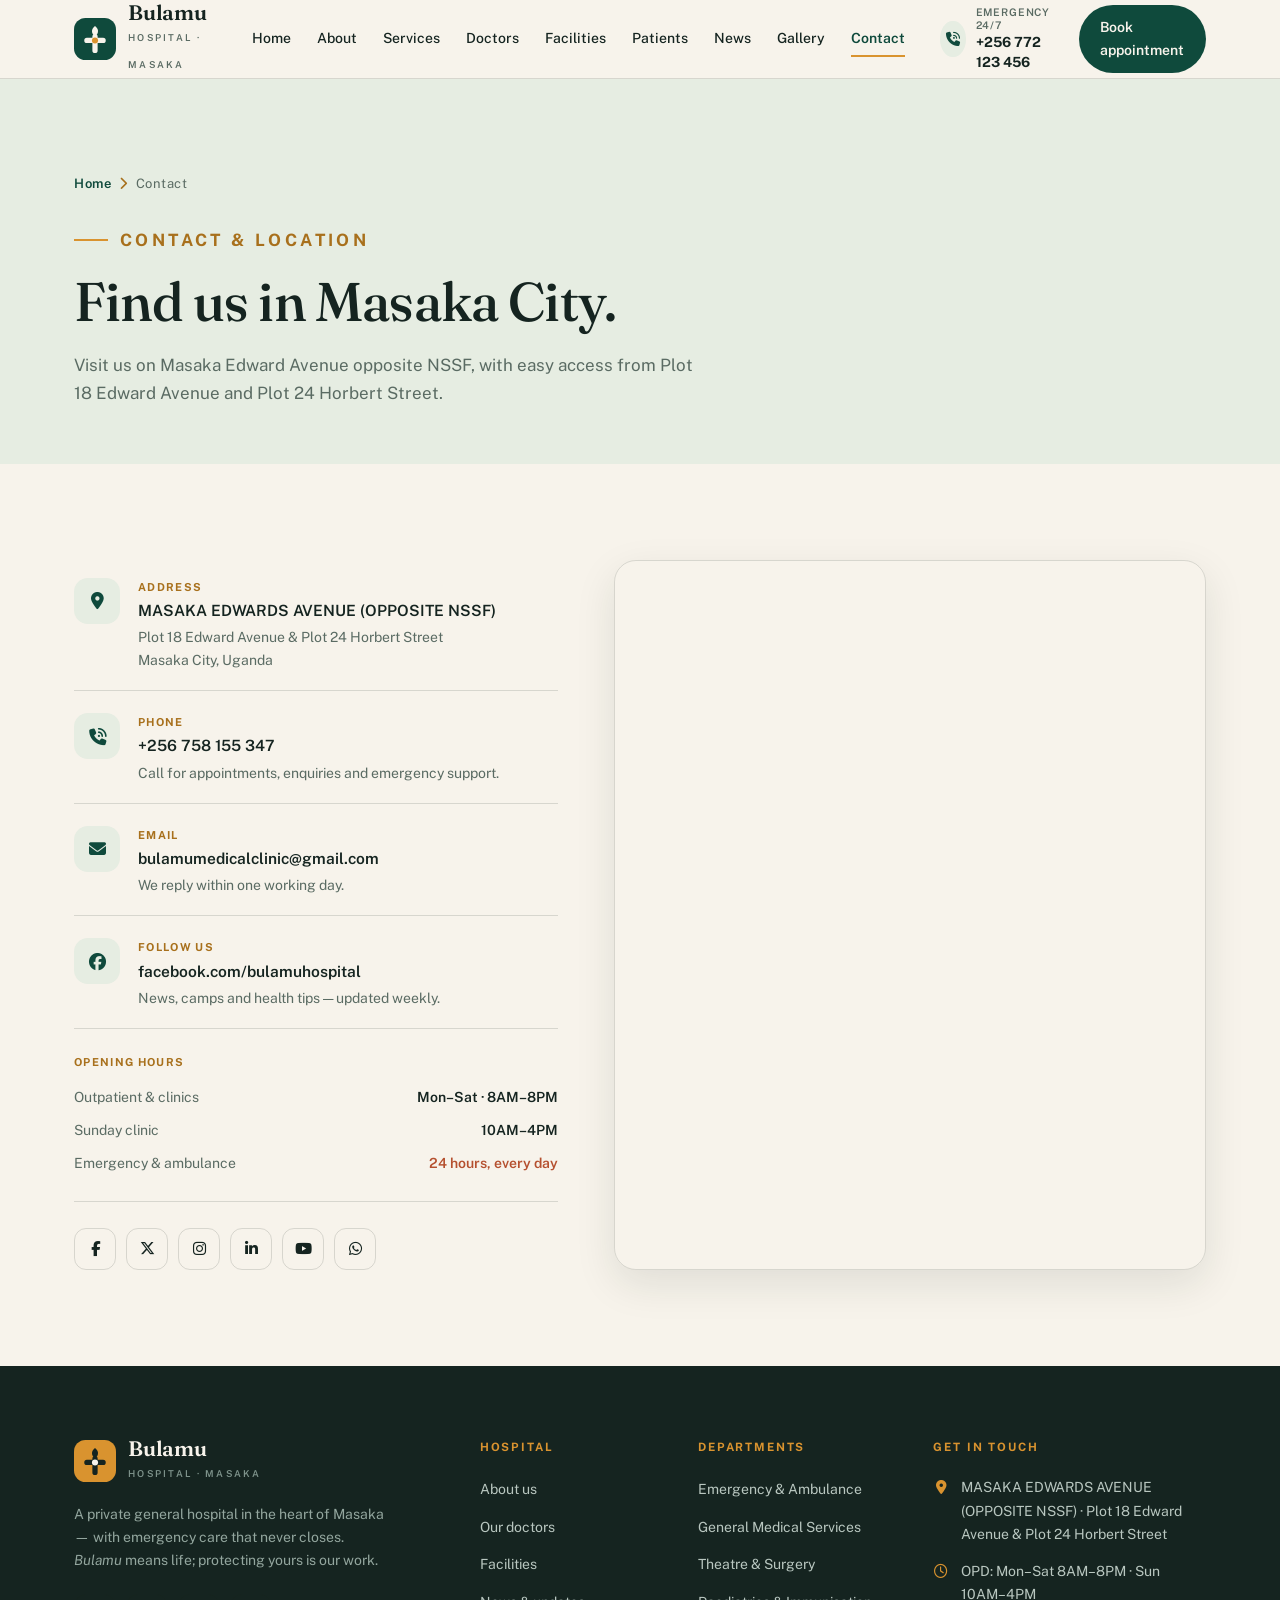
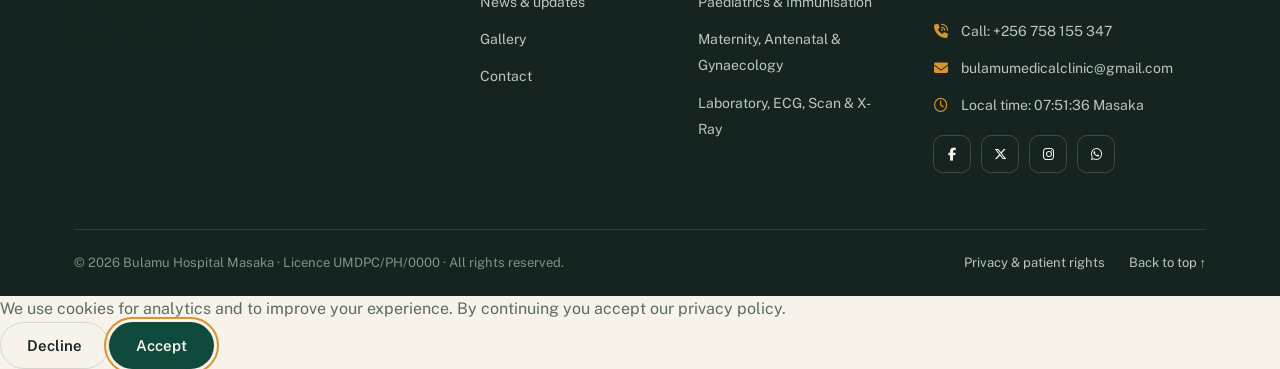
<file: contact.html>
﻿<!DOCTYPE html>
<html lang="en">
<head>
<meta charset="UTF-8">
<meta name="viewport" content="width=device-width, initial-scale=1.0">
<title>Contact Bulamu Hospital Masaka | Call +256 758 155 347</title>
<meta name="description" content="Contact Bulamu Hospital Masaka at Masaka Edward Avenue opposite NSSF, Plot 18 Edward Avenue and Plot 24 Horbert Street, Masaka City. Call +256 758 155 347 or email bulamumedicalclinic@gmail.com.">
<meta name="robots" content="index,follow,max-image-preview:large,max-snippet:-1,max-video-preview:-1">
<meta property="og:title" content="Contact Bulamu Hospital Masaka | Call +256 758 155 347">
<meta property="og:description" content="Visit Bulamu Hospital Masaka at Masaka Edward Avenue opposite NSSF. Call +256 758 155 347 or email bulamumedicalclinic@gmail.com.">
<meta property="og:type" content="website">
<meta property="og:site_name" content="Bulamu Hospital Masaka">
<meta name="theme-color" content="#0F4A3C">
<link rel="preconnect" href="https://fonts.googleapis.com">
<link rel="preconnect" href="https://fonts.gstatic.com" crossorigin>
<link href="https://fonts.googleapis.com/css2?family=Fraunces:ital,opsz,wght@0,9..144,400;0,9..144,500;0,9..144,600;1,9..144,400;1,9..144,500&family=Public+Sans:wght@400;500;600;700&display=swap" rel="stylesheet">
<link rel="stylesheet" href="https://cdnjs.cloudflare.com/ajax/libs/font-awesome/6.5.2/css/all.min.css">
<link rel="stylesheet" href="css/style.css">
<link rel="icon" href="/favicon.ico">
<link rel="manifest" href="/manifest.json">
<link rel="canonical" href="https://bulamu-hospital.vercel.app/contact.html">
<meta property="og:image" content="https://bulamu-hospital.vercel.app/img/cover%20image/home.jpg">
<meta name="twitter:card" content="summary_large_image">
<meta name="twitter:site" content="@bulamuhospital">
<meta name="ga4-id" content="G-XXXXXXX">
</head>
<body id="top">

<header class="site" id="siteHeader">
  <div class="container header-in">
    <a class="brand" href="index.html" aria-label="Bulamu Hospital Masaka — home">
      <svg class="brand-mark" viewBox="0 0 44 44" aria-hidden="true">
        <rect width="44" height="44" rx="12" fill="#0F4A3C"/>
        <path d="M22 8.5 C17.8 11.4 17.8 16.8 22 19.4 C26.2 16.8 26.2 11.4 22 8.5 Z" fill="#F7F3EB"/>
        <path d="M22 19.4 V34 M13.5 23.5 H30.5" stroke="#F7F3EB" stroke-width="5.5" stroke-linecap="round" fill="none"/>
        <circle cx="22" cy="23.5" r="3.2" fill="#D9932F"/>
      </svg>
      <span class="brand-txt"><strong>Bulamu</strong><small>HOSPITAL · MASAKA</small></span>
    </a>
    <nav class="main-nav" aria-label="Primary">
      <a class="nav-link" href="index.html">Home</a>
      <a class="nav-link" href="about.html">About</a>
      <a class="nav-link" href="services.html">Services</a>
      <a class="nav-link" href="doctors.html">Doctors</a>
      <a class="nav-link" href="facilities.html">Facilities</a>
      <a class="nav-link" href="patients.html">Patients</a>
      <a class="nav-link" href="news.html">News</a>
      <a class="nav-link" href="gallery.html">Gallery</a>
      <a class="nav-link" href="contact.html">Contact</a>
    </nav>
    <div class="header-actions">
      <a class="header-phone" href="tel:+256772123456">
        <i class="fa-solid fa-phone-volume"></i>
        <span><small>Emergency 24/7</small><strong>+256 772 123 456</strong></span>
      </a>
      <a class="btn btn-primary btn-sm" href="appointment.html">Book appointment</a>
      <button class="hamburger" id="navToggle" aria-label="Open menu" aria-expanded="false"><span></span><span></span><span></span></button>
    </div>
  </div>
</header>

<nav class="drawer" id="drawer" aria-label="Mobile">
  <a class="d-link" href="index.html">Home</a>
  <a class="d-link" href="about.html">About Us</a>
  <a class="d-link" href="services.html">Services &amp; Departments</a>
  <a class="d-link" href="doctors.html">Our Doctors</a>
  <a class="d-link" href="facilities.html">Facilities</a>
  <a class="d-link" href="patients.html">Patient Information</a>
  <a class="d-link" href="news.html">News &amp; Updates</a>
  <a class="d-link" href="gallery.html">Gallery</a>
  <a class="d-link" href="contact.html">Contact</a>
  <a class="btn btn-primary d-cta" href="appointment.html">Book an appointment</a>
  <div class="d-contact">
    <span><i class="fa-solid fa-phone-volume"></i>+256 772 123 456 (24/7)</span>
    <span><i class="fa-solid fa-location-dot"></i>Kampala Road, Masaka City</span>
    <span><i class="fa-brands fa-facebook"></i>facebook.com/bulamuhospital</span>
  </div>
</nav>
<div class="overlay" id="overlay"></div>

<main>
<section class="page-hero">
  <div class="container">
    <p class="breadcrumbs"><a href="index.html">Home</a><i class="fa-solid fa-chevron-right"></i>Contact</p>
    <p class="eyebrow">Contact &amp; location</p>
    <h1>Find us in Masaka City.</h1>
    <p>Visit us on Masaka Edward Avenue opposite NSSF, with easy access from Plot 18 Edward Avenue and Plot 24 Horbert Street.</p>
  </div>
</section>

<section id="contact">
  <div class="container">
    <div class="contact-grid">
      <div class="c-info reveal">
        <div class="c-item"><i class="fa-solid fa-location-dot"></i><div><small>Address</small><strong>MASAKA EDWARDS AVENUE (OPPOSITE NSSF)</strong><p>Plot 18 Edward Avenue &amp; Plot 24 Horbert Street<br>Masaka City, Uganda</p></div></div>
        <div class="c-item"><i class="fa-solid fa-phone-volume"></i><div><small>Phone</small><strong><a href="tel:+256758155347">+256 758 155 347</a></strong><p>Call for appointments, enquiries and emergency support.</p></div></div>
        <div class="c-item"><i class="fa-solid fa-envelope"></i><div><small>Email</small><strong><a href="mailto:bulamumedicalclinic@gmail.com">bulamumedicalclinic@gmail.com</a></strong><p>We reply within one working day.</p></div></div>
        <div class="c-item"><i class="fa-brands fa-facebook"></i><div><small>Follow us</small><strong><a href="https://www.facebook.com/bulamuhospital/" target="_blank" rel="noopener">facebook.com/bulamuhospital</a></strong><p>News, camps and health tips &mdash; updated weekly.</p></div></div>
        <div class="c-hours">
          <h4>Opening hours</h4>
          <div class="vc-row"><span>Outpatient &amp; clinics</span><strong>Mon&ndash;Sat &middot; 8AM&ndash;8PM</strong></div>
          <div class="vc-row"><span>Sunday clinic</span><strong>10AM&ndash;4PM</strong></div>
          <div class="vc-row hl"><span>Emergency &amp; ambulance</span><strong>24 hours, every day</strong></div>
        </div>
        <div class="socials">
          <a href="https://www.facebook.com/bulamuhospital/" target="_blank" rel="noopener" aria-label="Facebook"><i class="fa-brands fa-facebook-f"></i></a>
          <a href="https://www.x.com" target="_blank" rel="noopener" aria-label="X"><i class="fa-brands fa-x-twitter"></i></a>
          <a href="https://www.instagram.com" target="_blank" rel="noopener" aria-label="Instagram"><i class="fa-brands fa-instagram"></i></a>
          <a href="https://www.linkedin.com" target="_blank" rel="noopener" aria-label="LinkedIn"><i class="fa-brands fa-linkedin-in"></i></a>
          <a href="https://www.youtube.com" target="_blank" rel="noopener" aria-label="YouTube"><i class="fa-brands fa-youtube"></i></a>
          <a href="https://wa.me/256758155347" target="_blank" rel="noopener" aria-label="WhatsApp"><i class="fa-brands fa-whatsapp"></i></a>
        </div>
      </div>
      <div class="map-wrap reveal" data-d=".12">
        <iframe title="Bulamu Hospital Masaka on Google Maps" src="https://www.google.com/maps?q=Masaka%2C%20Uganda&amp;z=14&amp;output=embed" loading="lazy" referrerpolicy="no-referrer-when-downgrade" allowfullscreen></iframe>
      </div>
    </div>
  </div>
</section>
</main>

<footer class="site">
  <div class="container">
    <div class="foot-grid">
      <div class="foot-brand">
        <a class="brand" href="index.html">
          <svg class="brand-mark" viewBox="0 0 44 44" aria-hidden="true">
            <rect width="44" height="44" rx="12" fill="#D9932F"/>
            <path d="M22 8.5 C17.8 11.4 17.8 16.8 22 19.4 C26.2 16.8 26.2 11.4 22 8.5 Z" fill="#152420"/>
            <path d="M22 19.4 V34 M13.5 23.5 H30.5" stroke="#152420" stroke-width="5.5" stroke-linecap="round" fill="none"/>
            <circle cx="22" cy="23.5" r="3.2" fill="#F7F3EB"/>
          </svg>
          <span class="brand-txt"><strong>Bulamu</strong><small style="color:#7E938B">HOSPITAL · MASAKA</small></span>
        </a>
        <p>A private general hospital in the heart of Masaka — with emergency care that never closes. <em>Bulamu</em> means life; protecting yours is our work.</p>
        <div class="socials">
          <a href="https://www.facebook.com/bulamuhospital/" target="_blank" rel="noopener" aria-label="Facebook"><i class="fa-brands fa-facebook-f"></i></a>
          <a href="https://www.x.com" target="_blank" rel="noopener" aria-label="X"><i class="fa-brands fa-x-twitter"></i></a>
          <a href="https://www.instagram.com" target="_blank" rel="noopener" aria-label="Instagram"><i class="fa-brands fa-instagram"></i></a>
          <a href="https://www.youtube.com" target="_blank" rel="noopener" aria-label="YouTube"><i class="fa-brands fa-youtube"></i></a>
        </div>
      </div>
      <div>
        <h4>Hospital</h4>
        <ul class="foot-links">
          <li><a href="about.html">About us</a></li>
          <li><a href="doctors.html">Our doctors</a></li>
          <li><a href="facilities.html">Facilities</a></li>
          <li><a href="news.html">News &amp; updates</a></li>
          <li><a href="gallery.html">Gallery</a></li>
          <li><a href="contact.html">Contact</a></li>
        </ul>
      </div>
      <div>
        <h4>Departments</h4>
        <ul class="foot-links" id="footDepts"></ul>
      </div>
      <div>
        <h4>Get in touch</h4>
        <ul class="foot-contact">
          <li><i class="fa-solid fa-location-dot"></i><span>MASAKA EDWARDS AVENUE (OPPOSITE NSSF) &middot; Plot 18 Edward Avenue &amp; Plot 24 Horbert Street</span></li>
          <li><i class="fa-regular fa-clock"></i><span>OPD: Mon&ndash;Sat 8AM&ndash;8PM &middot; Sun 10AM&ndash;4PM</span></li>
          <li><i class="fa-solid fa-phone-volume"></i><span><a href="tel:+256758155347">Call: +256 758 155 347</a></span></li>
          <li><i class="fa-solid fa-envelope"></i><span><a href="mailto:bulamumedicalclinic@gmail.com">bulamumedicalclinic@gmail.com</a></span></li>
          <li><i class="fa-regular fa-clock"></i><span>Local time: <span id="kampalaClock">--:--:--</span> Masaka</span></li>
        </ul>
        <div class="tb-social foot-social">
          <a href="https://www.facebook.com/bulamuhospital/" target="_blank" rel="noopener" aria-label="Facebook"><i class="fa-brands fa-facebook-f"></i></a>
          <a href="https://www.x.com" target="_blank" rel="noopener" aria-label="X"><i class="fa-brands fa-x-twitter"></i></a>
          <a href="https://www.instagram.com" target="_blank" rel="noopener" aria-label="Instagram"><i class="fa-brands fa-instagram"></i></a>
          <a href="https://wa.me/256758155347" target="_blank" rel="noopener" aria-label="WhatsApp"><i class="fa-brands fa-whatsapp"></i></a>
        </div>
      </div></div>
    <div class="foot-bottom">
      <span>&copy; <span id="year"></span> Bulamu Hospital Masaka &middot; Licence UMDPC/PH/0000 &middot; All rights reserved.</span>
      <div class="fb-links">
        <button data-modal="privacyModal">Privacy &amp; patient rights</button>
        <a href="#top">Back to top &uarr;</a>
      </div>
    </div>
  </div>
</footer>

<button id="toTop" aria-label="Back to top"><i class="fa-solid fa-arrow-up"></i></button>
<div id="toastWrap" aria-live="polite"></div>

<div class="modal" id="articleModal" aria-hidden="true" role="dialog" aria-label="News article">
  <div class="modal-backdrop" data-close></div>
  <div class="modal-card">
    <button class="modal-close" data-close aria-label="Close article"><i class="fa-solid fa-xmark"></i></button>
    <div id="articleBody"></div>
  </div>
</div>

<div class="modal" id="privacyModal" aria-hidden="true" role="dialog" aria-label="Privacy and patient rights">
  <div class="modal-backdrop" data-close></div>
  <div class="modal-card privacy">
    <button class="modal-close" data-close aria-label="Close"><i class="fa-solid fa-xmark"></i></button>
    <span class="n-tag" style="position:static;display:inline-block;margin-bottom:12px">Privacy &amp; patient rights</span>
    <h3 class="am-title" style="margin-top:0">Your information is safe with us.</h3>
    <h4>What we collect</h4>
    <p>Appointment requests sent through this website are used only to arrange your visit and to contact you about it. We never sell, rent or share patient information with third parties for marketing.</p>
    <h4>Medical confidentiality</h4>
    <p>All clinical records at Bulamu Hospital are confidential. Information is released only to the patient, a nominated next of kin, or where the law requires it.</p>
    <h4>Your rights as a patient</h4>
    <p>You have the right to clear explanations in a language you understand, a second opinion, an itemised bill, and to raise a compliment or complaint at the front desk or through bulamumedicalclinic@gmail.com.</p>
  </div>
</div>

<div class="lightbox" id="lightbox" aria-hidden="true" role="dialog" aria-label="Image viewer">
  <span class="lb-count" id="lbCount"></span>
  <button class="lb-close" id="lbClose" aria-label="Close"><i class="fa-solid fa-xmark"></i></button>
  <button class="lb-btn lb-prev" id="lbPrev" aria-label="Previous image"><i class="fa-solid fa-chevron-left"></i></button>
  <figure><img id="lbImg" alt=""><figcaption id="lbCap"></figcaption></figure>
  <button class="lb-btn lb-next" id="lbNext" aria-label="Next image"><i class="fa-solid fa-chevron-right"></i></button>
</div>

<script src="js/data.js"></script>
<script src="js/analytics.js"></script>
<script src="js/cookie-consent.js"></script>
<script src="js/app.js"></script>
</body>
</html>
</file>
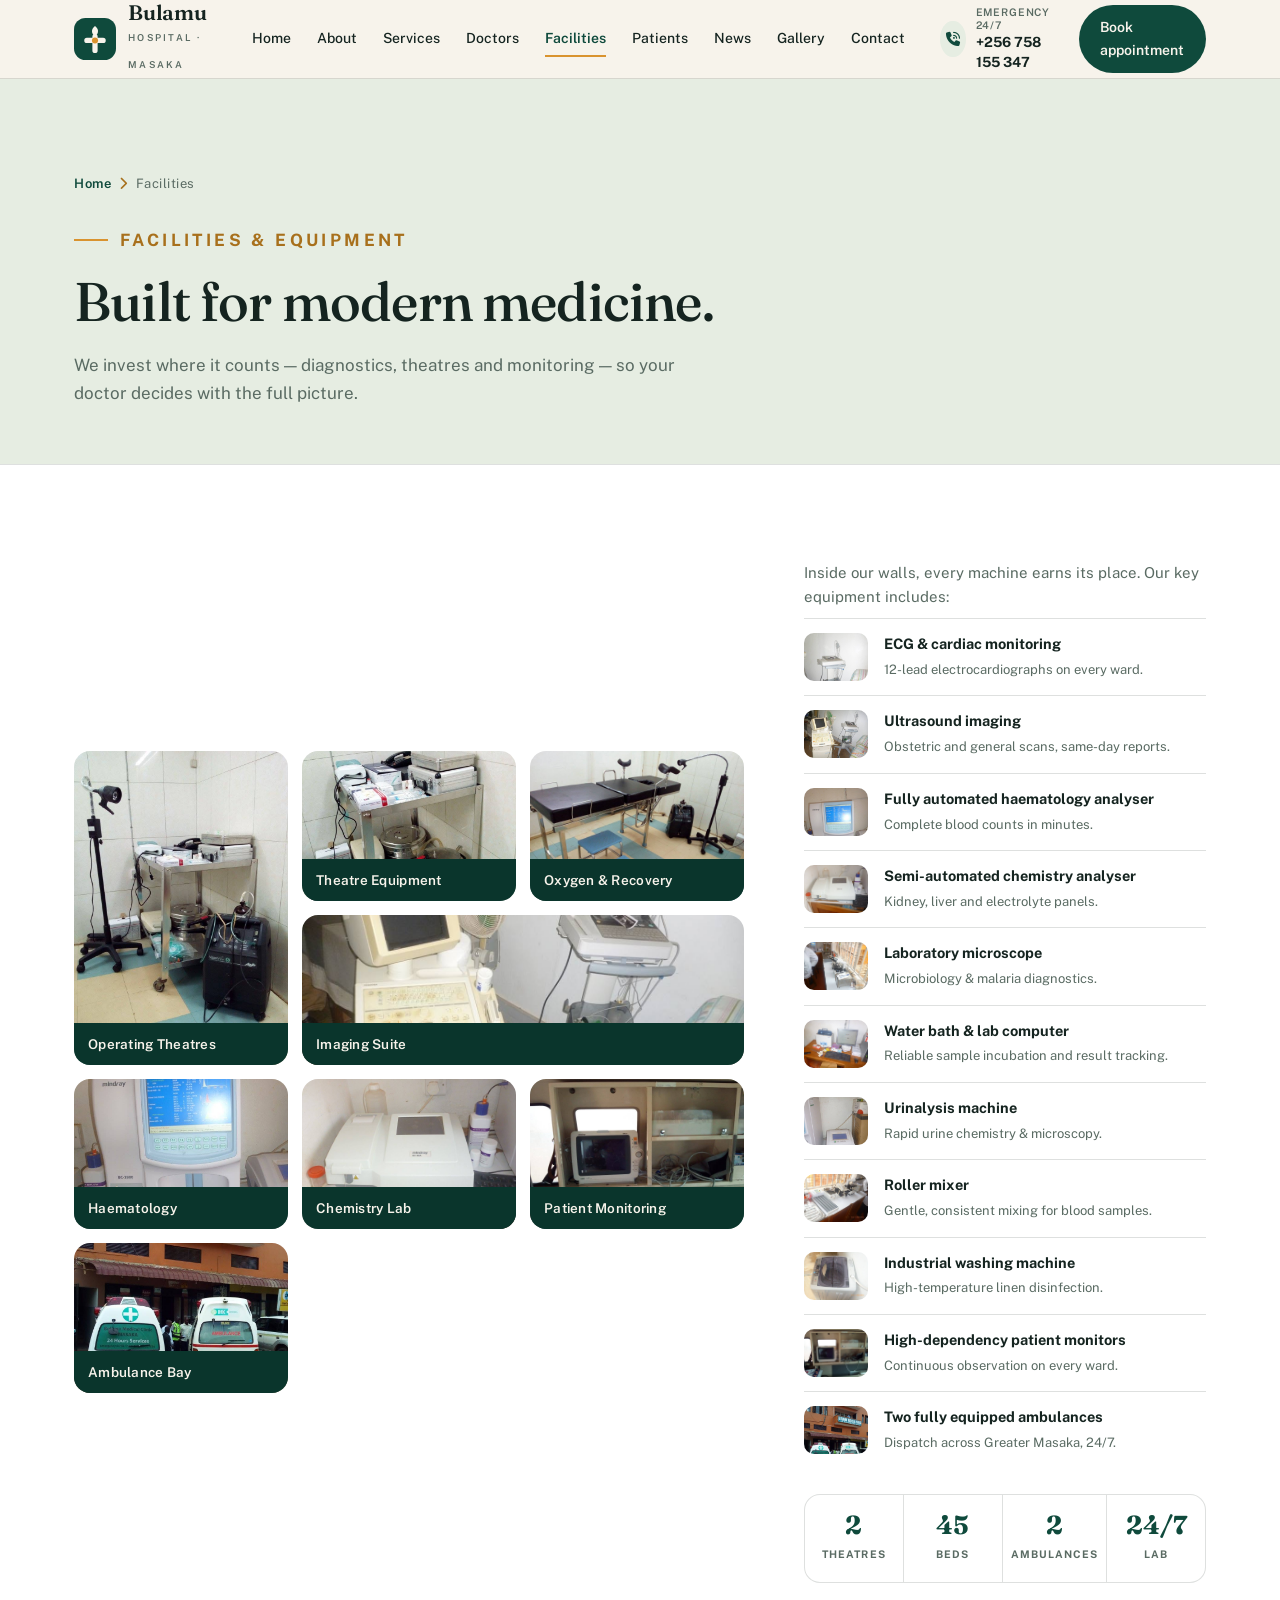
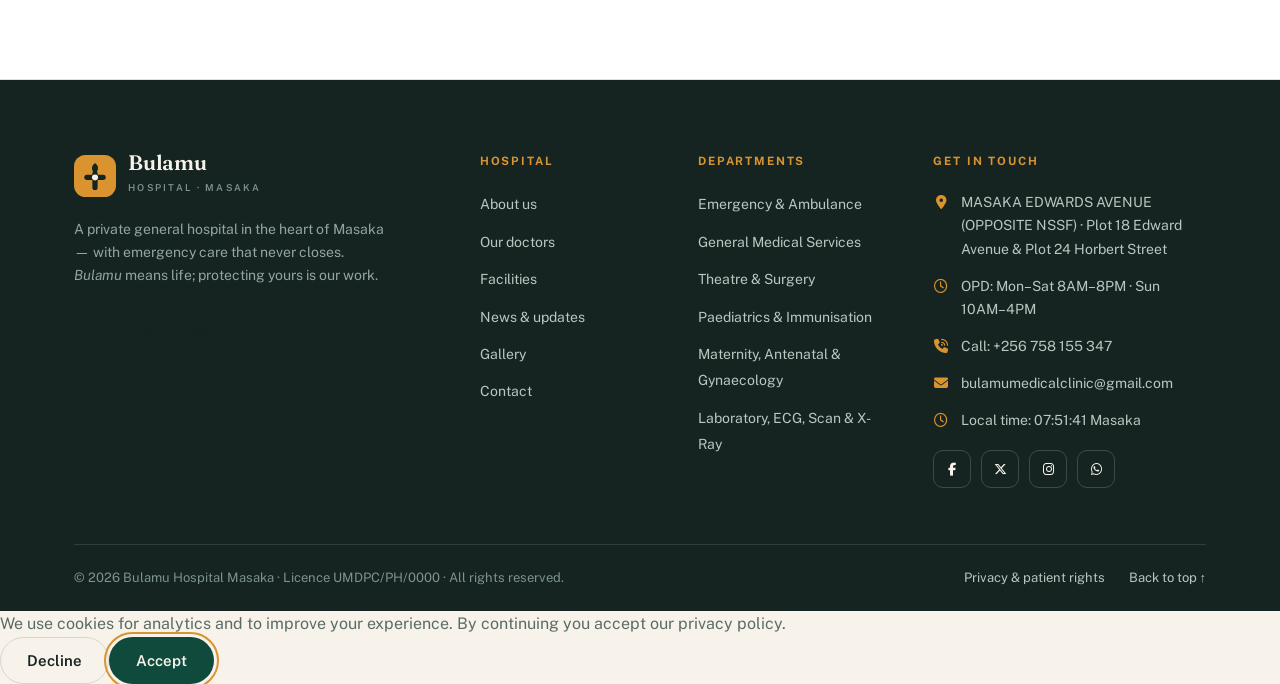
<file: facilities.html>
﻿<!DOCTYPE html>
<html lang="en">
<head>
<meta charset="UTF-8">
<meta name="viewport" content="width=device-width, initial-scale=1.0">
<title>Facilities & Equipment — Bulamu Hospital Masaka</title>
<meta name="description" content="Modern operating theatres, maternity wing, imaging suite, 24-hour pharmacy and laboratory at Bulamu Hospital Masaka.">
<meta property="og:title" content="Facilities & Equipment — Bulamu Hospital Masaka">
<meta property="og:description" content="Modern operating theatres, maternity wing, imaging suite, 24-hour pharmacy and laboratory at Bulamu Hospital Masaka.">
<meta property="og:type" content="website">
<meta name="theme-color" content="#0F4A3C">
<link rel="preconnect" href="https://fonts.googleapis.com">
<link rel="preconnect" href="https://fonts.gstatic.com" crossorigin>
<link href="https://fonts.googleapis.com/css2?family=Fraunces:ital,opsz,wght@0,9..144,400;0,9..144,500;0,9..144,600;1,9..144,400;1,9..144,500&family=Public+Sans:wght@400;500;600;700&display=swap" rel="stylesheet">
<link rel="stylesheet" href="https://cdnjs.cloudflare.com/ajax/libs/font-awesome/6.5.2/css/all.min.css">
<link rel="stylesheet" href="css/style.css">
</head>
<link rel="icon" href="/favicon.ico">
<link rel="manifest" href="/manifest.json">
  <link rel="canonical" href="https://boniface-devote.github.io/BULAMU-HOSPITAL/facilities.html">
  <meta property="og:image" content="https://boniface-devote.github.io/BULAMU-HOSPITAL/img/cover%20image/home.jpg">
<meta name="twitter:card" content="summary_large_image">
<meta name="twitter:site" content="@bulamuhospital">
  <meta name="ga4-id" content="G-XXXXXXX">
</head>
<body id="top">

<header class="site" id="siteHeader">
  <div class="container header-in">
    <a class="brand" href="index.html" aria-label="Bulamu Hospital Masaka — home">
      <svg class="brand-mark" viewBox="0 0 44 44" aria-hidden="true">
        <rect width="44" height="44" rx="12" fill="#0F4A3C"/>
        <path d="M22 8.5 C17.8 11.4 17.8 16.8 22 19.4 C26.2 16.8 26.2 11.4 22 8.5 Z" fill="#F7F3EB"/>
        <path d="M22 19.4 V34 M13.5 23.5 H30.5" stroke="#F7F3EB" stroke-width="5.5" stroke-linecap="round" fill="none"/>
        <circle cx="22" cy="23.5" r="3.2" fill="#D9932F"/>
      </svg>
      <span class="brand-txt"><strong>Bulamu</strong><small>HOSPITAL · MASAKA</small></span>
    </a>
    <nav class="main-nav" aria-label="Primary">
      <a class="nav-link" href="index.html">Home</a>
      <a class="nav-link" href="about.html">About</a>
      <a class="nav-link" href="services.html">Services</a>
      <a class="nav-link" href="doctors.html">Doctors</a>
      <a class="nav-link" href="facilities.html">Facilities</a>
      <a class="nav-link" href="patients.html">Patients</a>
      <a class="nav-link" href="news.html">News</a>
      <a class="nav-link" href="gallery.html">Gallery</a>
      <a class="nav-link" href="contact.html">Contact</a>
    </nav>
    <div class="header-actions">
      <a class="header-phone" href="tel:+256758155347">
        <i class="fa-solid fa-phone-volume"></i>
        <span><small>Emergency 24/7</small><strong>+256 758 155 347</strong></span>
      </a>
      <a class="btn btn-primary btn-sm" href="appointment.html">Book appointment</a>
      <button class="hamburger" id="navToggle" aria-label="Open menu" aria-expanded="false"><span></span><span></span><span></span></button>
    </div>
  </div>
</header>

<nav class="drawer" id="drawer" aria-label="Mobile">
  <a class="d-link" href="index.html">Home</a>
  <a class="d-link" href="about.html">About Us</a>
  <a class="d-link" href="services.html">Services &amp; Departments</a>
  <a class="d-link" href="doctors.html">Our Doctors</a>
  <a class="d-link" href="facilities.html">Facilities</a>
  <a class="d-link" href="patients.html">Patient Information</a>
  <a class="d-link" href="news.html">News &amp; Updates</a>
  <a class="d-link" href="gallery.html">Gallery</a>
  <a class="d-link" href="contact.html">Contact</a>
  <a class="btn btn-primary d-cta" href="appointment.html">Book an appointment</a>
  <div class="d-contact">
    <span><i class="fa-solid fa-phone-volume"></i>+256 758 155 347</span>
    <span><i class="fa-solid fa-location-dot"></i>MASAKA EDWARDS AVENUE (OPPOSITE NSSF)</span>
    <span><i class="fa-brands fa-facebook"></i>facebook.com/bulamuhospital</span>
  </div>
</nav>
<div class="overlay" id="overlay"></div>

<main>
<section class="page-hero">
  <div class="container">
    <p class="breadcrumbs"><a href="index.html">Home</a><i class="fa-solid fa-chevron-right"></i>Facilities</p>
    <p class="eyebrow">Facilities &amp; equipment</p>
    <h1>Built for modern medicine.</h1>
    <p>We invest where it counts &mdash; diagnostics, theatres and monitoring &mdash; so your doctor decides with the full picture.</p>
  </div>
</section>

<section id="facilities" class="sec-paper">
  <div class="container">
    <div class="fac-wrap">
      <div class="fac-mosaic reveal">
        <figure class="fac-tile t-tall"><img src="img/THE EQUIPMENTS AND MACHINES/AN ADVANCED THEATER.jpg" alt="Advanced operating theatre" loading="lazy"><figcaption><h4>Operating Theatres</h4><p>Modern theatres with full anaesthesia &amp; sterilisation.</p></figcaption></figure>
        <figure class="fac-tile"><img src="img/THE EQUIPMENTS AND MACHINES/THEATER EQUIPMENTS STAND.jpg" alt="Theatre equipment stand" loading="lazy"><figcaption><h4>Theatre Equipment</h4><p>Anaesthesia machines, monitors and surgical lights.</p></figcaption></figure>
        <figure class="fac-tile"><img src="img/THE EQUIPMENTS AND MACHINES/THEATER BED , OXYGEN CONCETRATOR AND THEATER TOUCH..jpg" alt="Theatre bed with oxygen concentrator" loading="lazy"><figcaption><h4>Oxygen &amp; Recovery</h4><p>Concentrators ready on every ward.</p></figcaption></figure>
        <figure class="fac-tile t-wide"><img src="img/THE EQUIPMENTS AND MACHINES/ULTRA SOUND AND ELECTROCARDIOGRAPH MACHINES..jpg" alt="Ultrasound and ECG machines" loading="lazy"><figcaption><h4>Imaging Suite</h4><p>Digital ultrasound &amp; ECG with same-day reports.</p></figcaption></figure>
        <figure class="fac-tile"><img src="img/THE EQUIPMENTS AND MACHINES/FULL AUTOMATED HAEMOTOLOGY ANALYSER..jpg" alt="Automated haematology analyser" loading="lazy"><figcaption><h4>Haematology</h4><p>Full automated blood counts in minutes.</p></figcaption></figure>
        <figure class="fac-tile"><img src="img/THE EQUIPMENTS AND MACHINES/SEMI-AUTOETED CHEISTRY ANALYSER.jpg" alt="Semi-automated chemistry analyser" loading="lazy"><figcaption><h4>Chemistry Lab</h4><p>Biochemistry and electrolyte panels.</p></figcaption></figure>
        <figure class="fac-tile"><img src="img/THE EQUIPMENTS AND MACHINES/PATIENTS MONITOR( ECG,Automated temperature,BP monitor).jpg" alt="Patient monitors" loading="lazy"><figcaption><h4>Patient Monitoring</h4><p>Continuous ECG, BP and temperature on every ward.</p></figcaption></figure>
        <figure class="fac-tile"><img src="img/THE EQUIPMENTS AND MACHINES/2 Ambulances.jpg" alt="Two ambulances on standby" loading="lazy"><figcaption><h4>Ambulance Bay</h4><p>Two fully equipped ambulances on the highway route.</p></figcaption></figure>
      </div>
      <div class="reveal" data-d=".12">
        <p class="eq-intro">Inside our walls, every machine earns its place. Our key equipment includes:</p>
        <ul class="eq-list">
          <li><span class="eq-thumb"><img src="img/THE EQUIPMENTS AND MACHINES/ELECTROCARDIOGRAPH MACHINE (ECG).jpg" alt="ECG machine"></span><div><strong>ECG &amp; cardiac monitoring</strong><span>12-lead electrocardiographs on every ward.</span></div></li>
          <li><span class="eq-thumb"><img src="img/THE EQUIPMENTS AND MACHINES/ULTRA SOUND AND ELECTROCARDIOGRAPH MACHINES..jpg" alt="Ultrasound machine"></span><div><strong>Ultrasound imaging</strong><span>Obstetric and general scans, same-day reports.</span></div></li>
          <li><span class="eq-thumb"><img src="img/THE EQUIPMENTS AND MACHINES/FULL AUTOMATED HAEMOTOLOGY ANALYSER..jpg" alt="Haematology analyser"></span><div><strong>Fully automated haematology analyser</strong><span>Complete blood counts in minutes.</span></div></li>
          <li><span class="eq-thumb"><img src="img/THE EQUIPMENTS AND MACHINES/SEMI-AUTOETED CHEISTRY ANALYSER.jpg" alt="Chemistry analyser"></span><div><strong>Semi-automated chemistry analyser</strong><span>Kidney, liver and electrolyte panels.</span></div></li>
          <li><span class="eq-thumb"><img src="img/THE EQUIPMENTS AND MACHINES/microscope.jpg" alt="Laboratory microscope"></span><div><strong>Laboratory microscope</strong><span>Microbiology &amp; malaria diagnostics.</span></div></li>
          <li><span class="eq-thumb"><img src="img/THE EQUIPMENTS AND MACHINES/WATER BATH AND LAB-COMPUTER.jpg" alt="Water bath and lab computer"></span><div><strong>Water bath &amp; lab computer</strong><span>Reliable sample incubation and result tracking.</span></div></li>
          <li><span class="eq-thumb"><img src="img/THE EQUIPMENTS AND MACHINES/URYSIS MACHINE.jpg" alt="Urine analyser"></span><div><strong>Urinalysis machine</strong><span>Rapid urine chemistry &amp; microscopy.</span></div></li>
          <li><span class="eq-thumb"><img src="img/THE EQUIPMENTS AND MACHINES/-ROLLER MIXER.jpg" alt="Roller mixer"></span><div><strong>Roller mixer</strong><span>Gentle, consistent mixing for blood samples.</span></div></li>
          <li><span class="eq-thumb"><img src="img/THE EQUIPMENTS AND MACHINES/WASHING MACHINE.jpg" alt="Washing machine"></span><div><strong>Industrial washing machine</strong><span>High-temperature linen disinfection.</span></div></li>
          <li><span class="eq-thumb"><img src="img/THE EQUIPMENTS AND MACHINES/PATIENTS MONITOR( ECG,Automated temperature,BP monitor).jpg" alt="Patient monitor"></span><div><strong>High-dependency patient monitors</strong><span>Continuous observation on every ward.</span></div></li>
          <li><span class="eq-thumb"><img src="img/THE EQUIPMENTS AND MACHINES/2 Ambulances.jpg" alt="Ambulances"></span><div><strong>Two fully equipped ambulances</strong><span>Dispatch across Greater Masaka, 24/7.</span></div></li>
        </ul>
        <div class="fac-stats">
          <div><strong>2</strong><small>Theatres</small></div>
          <div><strong>45</strong><small>Beds</small></div>
          <div><strong>2</strong><small>Ambulances</small></div>
          <div><strong>24/7</strong><small>Lab</small></div>
        </div>
      </div>
    </div>
  </div>
</section>
</main>

<footer class="site">
  <div class="container">
    <div class="foot-grid">
      <div class="foot-brand">
        <a class="brand" href="index.html">
          <svg class="brand-mark" viewBox="0 0 44 44" aria-hidden="true">
            <rect width="44" height="44" rx="12" fill="#D9932F"/>
            <path d="M22 8.5 C17.8 11.4 17.8 16.8 22 19.4 C26.2 16.8 26.2 11.4 22 8.5 Z" fill="#152420"/>
            <path d="M22 19.4 V34 M13.5 23.5 H30.5" stroke="#152420" stroke-width="5.5" stroke-linecap="round" fill="none"/>
            <circle cx="22" cy="23.5" r="3.2" fill="#F7F3EB"/>
          </svg>
          <span class="brand-txt"><strong>Bulamu</strong><small style="color:#7E938B">HOSPITAL · MASAKA</small></span>
        </a>
        <p>A private general hospital in the heart of Masaka — with emergency care that never closes. <em>Bulamu</em> means life; protecting yours is our work.</p>
        <div class="socials">
          <a href="https://www.facebook.com/bulamuhospital/" target="_blank" rel="noopener" aria-label="Facebook"><i class="fa-brands fa-facebook-f"></i></a>
          <a href="https://www.x.com" target="_blank" rel="noopener" aria-label="X"><i class="fa-brands fa-x-twitter"></i></a>
          <a href="https://www.instagram.com" target="_blank" rel="noopener" aria-label="Instagram"><i class="fa-brands fa-instagram"></i></a>
          <a href="https://www.youtube.com" target="_blank" rel="noopener" aria-label="YouTube"><i class="fa-brands fa-youtube"></i></a>
        </div>
      </div>
      <div>
        <h4>Hospital</h4>
        <ul class="foot-links">
          <li><a href="about.html">About us</a></li>
          <li><a href="doctors.html">Our doctors</a></li>
          <li><a href="facilities.html">Facilities</a></li>
          <li><a href="news.html">News &amp; updates</a></li>
          <li><a href="gallery.html">Gallery</a></li>
          <li><a href="contact.html">Contact</a></li>
        </ul>
      </div>
      <div>
        <h4>Departments</h4>
        <ul class="foot-links" id="footDepts"></ul>
      </div>
      <div>
        <h4>Get in touch</h4>
        <ul class="foot-contact">
          <li><i class="fa-solid fa-location-dot"></i><span>MASAKA EDWARDS AVENUE (OPPOSITE NSSF) &middot; Plot 18 Edward Avenue &amp; Plot 24 Horbert Street</span></li>
          <li><i class="fa-regular fa-clock"></i><span>OPD: Mon&ndash;Sat 8AM&ndash;8PM &middot; Sun 10AM&ndash;4PM</span></li>
          <li><i class="fa-solid fa-phone-volume"></i><span><a href="tel:+256758155347">Call: +256 758 155 347</a></span></li>
          <li><i class="fa-solid fa-envelope"></i><span><a href="mailto:bulamumedicalclinic@gmail.com">bulamumedicalclinic@gmail.com</a></span></li>
          <li><i class="fa-regular fa-clock"></i><span>Local time: <span id="kampalaClock">--:--:--</span> Masaka</span></li>
        </ul>
        <div class="tb-social foot-social">
          <a href="https://www.facebook.com/bulamuhospital/" target="_blank" rel="noopener" aria-label="Facebook"><i class="fa-brands fa-facebook-f"></i></a>
          <a href="https://www.x.com" target="_blank" rel="noopener" aria-label="X"><i class="fa-brands fa-x-twitter"></i></a>
          <a href="https://www.instagram.com" target="_blank" rel="noopener" aria-label="Instagram"><i class="fa-brands fa-instagram"></i></a>
          <a href="https://wa.me/256758155347" target="_blank" rel="noopener" aria-label="WhatsApp"><i class="fa-brands fa-whatsapp"></i></a>
        </div>
      </div></div>
    <div class="foot-bottom">
      <span>&copy; <span id="year"></span> Bulamu Hospital Masaka &middot; Licence UMDPC/PH/0000 &middot; All rights reserved.</span>
      <div class="fb-links">
        <button data-modal="privacyModal">Privacy &amp; patient rights</button>
        <a href="#top">Back to top &uarr;</a>
      </div>
    </div>
  </div>
</footer>

<button id="toTop" aria-label="Back to top"><i class="fa-solid fa-arrow-up"></i></button>
<div id="toastWrap" aria-live="polite"></div>

<div class="modal" id="articleModal" aria-hidden="true" role="dialog" aria-label="News article">
  <div class="modal-backdrop" data-close></div>
  <div class="modal-card">
    <button class="modal-close" data-close aria-label="Close article"><i class="fa-solid fa-xmark"></i></button>
    <div id="articleBody"></div>
  </div>
</div>

<div class="modal" id="privacyModal" aria-hidden="true" role="dialog" aria-label="Privacy and patient rights">
  <div class="modal-backdrop" data-close></div>
  <div class="modal-card privacy">
    <button class="modal-close" data-close aria-label="Close"><i class="fa-solid fa-xmark"></i></button>
    <span class="n-tag" style="position:static;display:inline-block;margin-bottom:12px">Privacy &amp; patient rights</span>
    <h3 class="am-title" style="margin-top:0">Your information is safe with us.</h3>
    <h4>What we collect</h4>
    <p>Appointment requests sent through this website are used only to arrange your visit and to contact you about it. We never sell, rent or share patient information with third parties for marketing.</p>
    <h4>Medical confidentiality</h4>
    <p>All clinical records at Bulamu Hospital are confidential. Information is released only to the patient, a nominated next of kin, or where the law requires it.</p>
    <h4>Your rights as a patient</h4>
    <p>You have the right to clear explanations in a language you understand, a second opinion, an itemised bill, and to raise a compliment or complaint at the front desk or through care@bulamuhospital.co.ug.</p>
  </div>
</div>

<div class="lightbox" id="lightbox" aria-hidden="true" role="dialog" aria-label="Image viewer">
  <span class="lb-count" id="lbCount"></span>
  <button class="lb-close" id="lbClose" aria-label="Close"><i class="fa-solid fa-xmark"></i></button>
  <button class="lb-btn lb-prev" id="lbPrev" aria-label="Previous image"><i class="fa-solid fa-chevron-left"></i></button>
  <figure><img id="lbImg" alt=""><figcaption id="lbCap"></figcaption></figure>
  <button class="lb-btn lb-next" id="lbNext" aria-label="Next image"><i class="fa-solid fa-chevron-right"></i></button>
</div>

<!-- Facility lightbox -->
<div class="fac-lightbox" id="facLightbox" aria-hidden="true" role="dialog" aria-label="Facility image viewer">
  <span class="fac-lb-count" id="facLbCount"></span>
  <button class="fac-lb-close" id="facLbClose" aria-label="Close"><i class="fa-solid fa-xmark"></i></button>
  <button class="fac-lb-prev" id="facLbPrev" aria-label="Previous image"><i class="fa-solid fa-chevron-left"></i></button>
  <figure>
    <img id="facLbImg" alt="">
    <figcaption>
      <h4 id="facLbTitle"></h4>
      <p id="facLbCap"></p>
    </figcaption>
  </figure>
  <button class="fac-lb-next" id="facLbNext" aria-label="Next image"><i class="fa-solid fa-chevron-right"></i></button>
</div>

<script src="js/data.js"></script>
<script src="js/analytics.js"></script>
<script src="js/cookie-consent.js"></script>
<script src="js/app.js"></script>
</body>
</html>
</file>
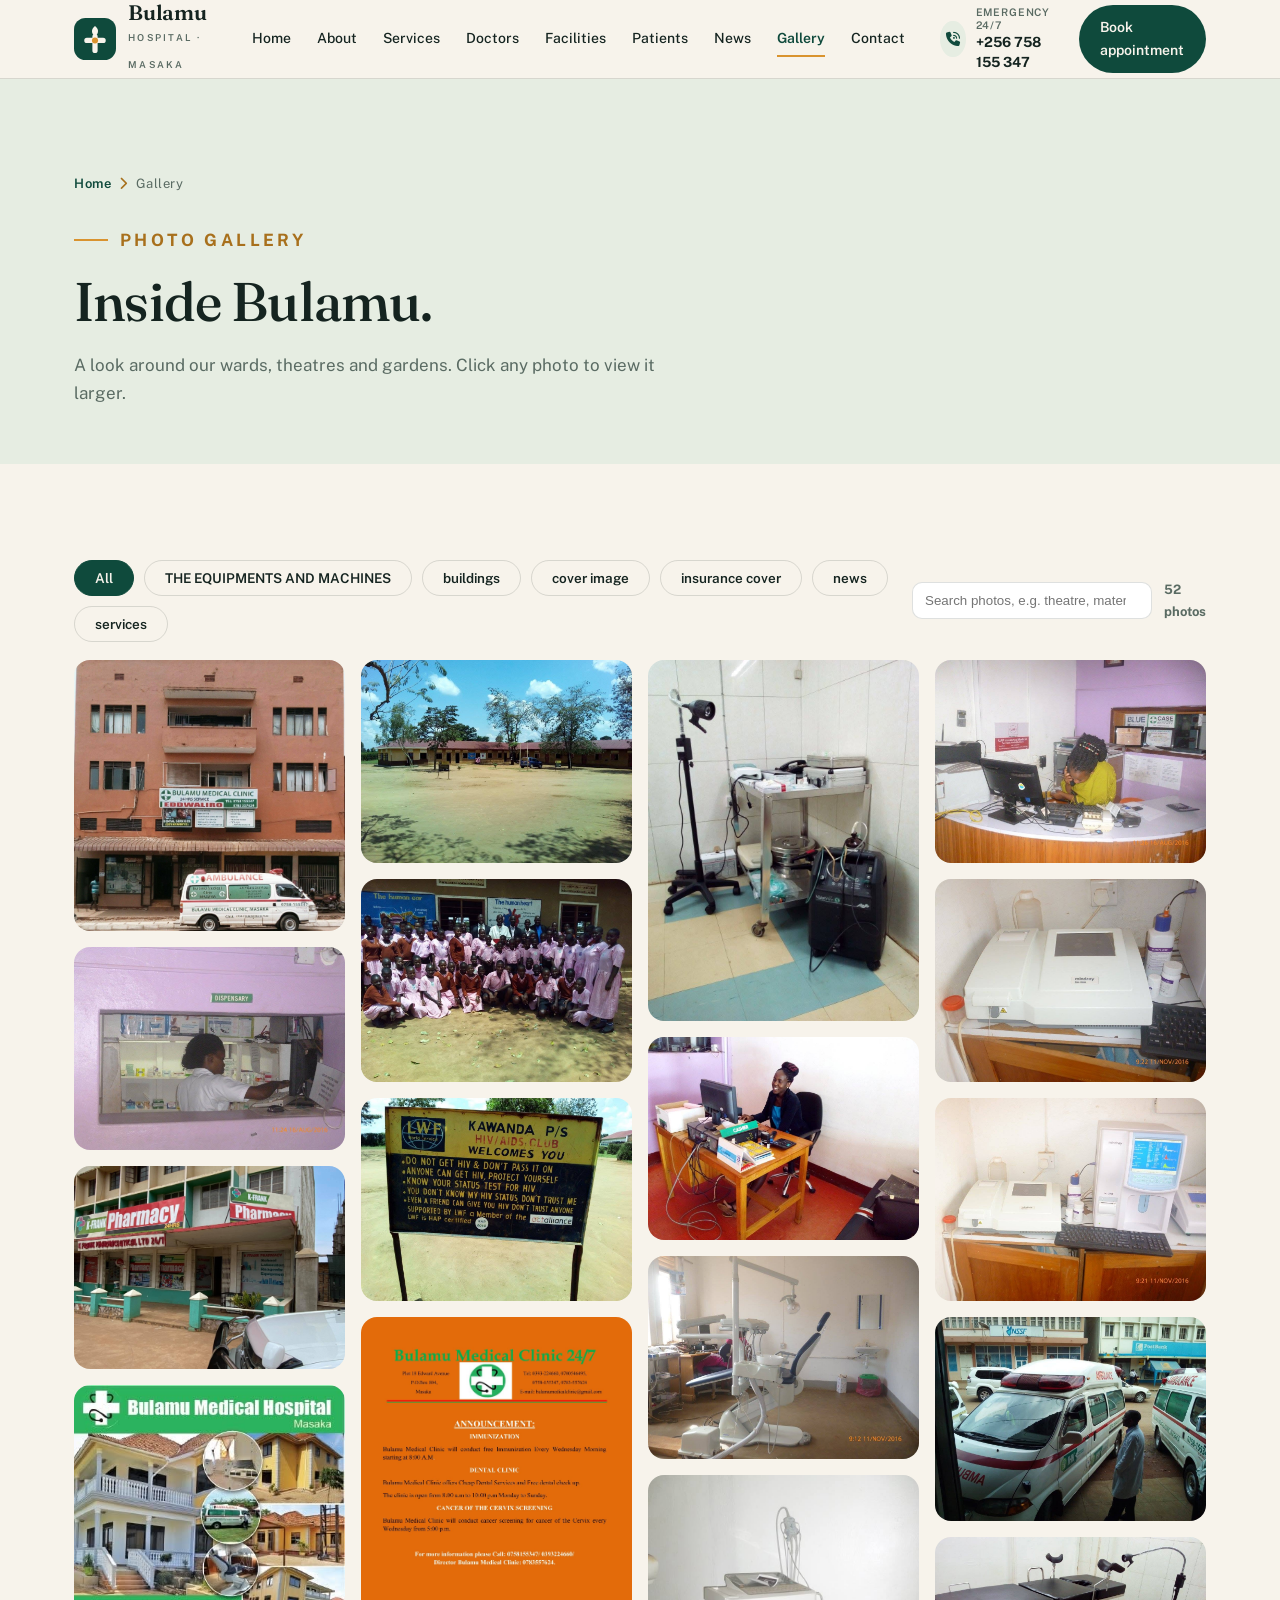
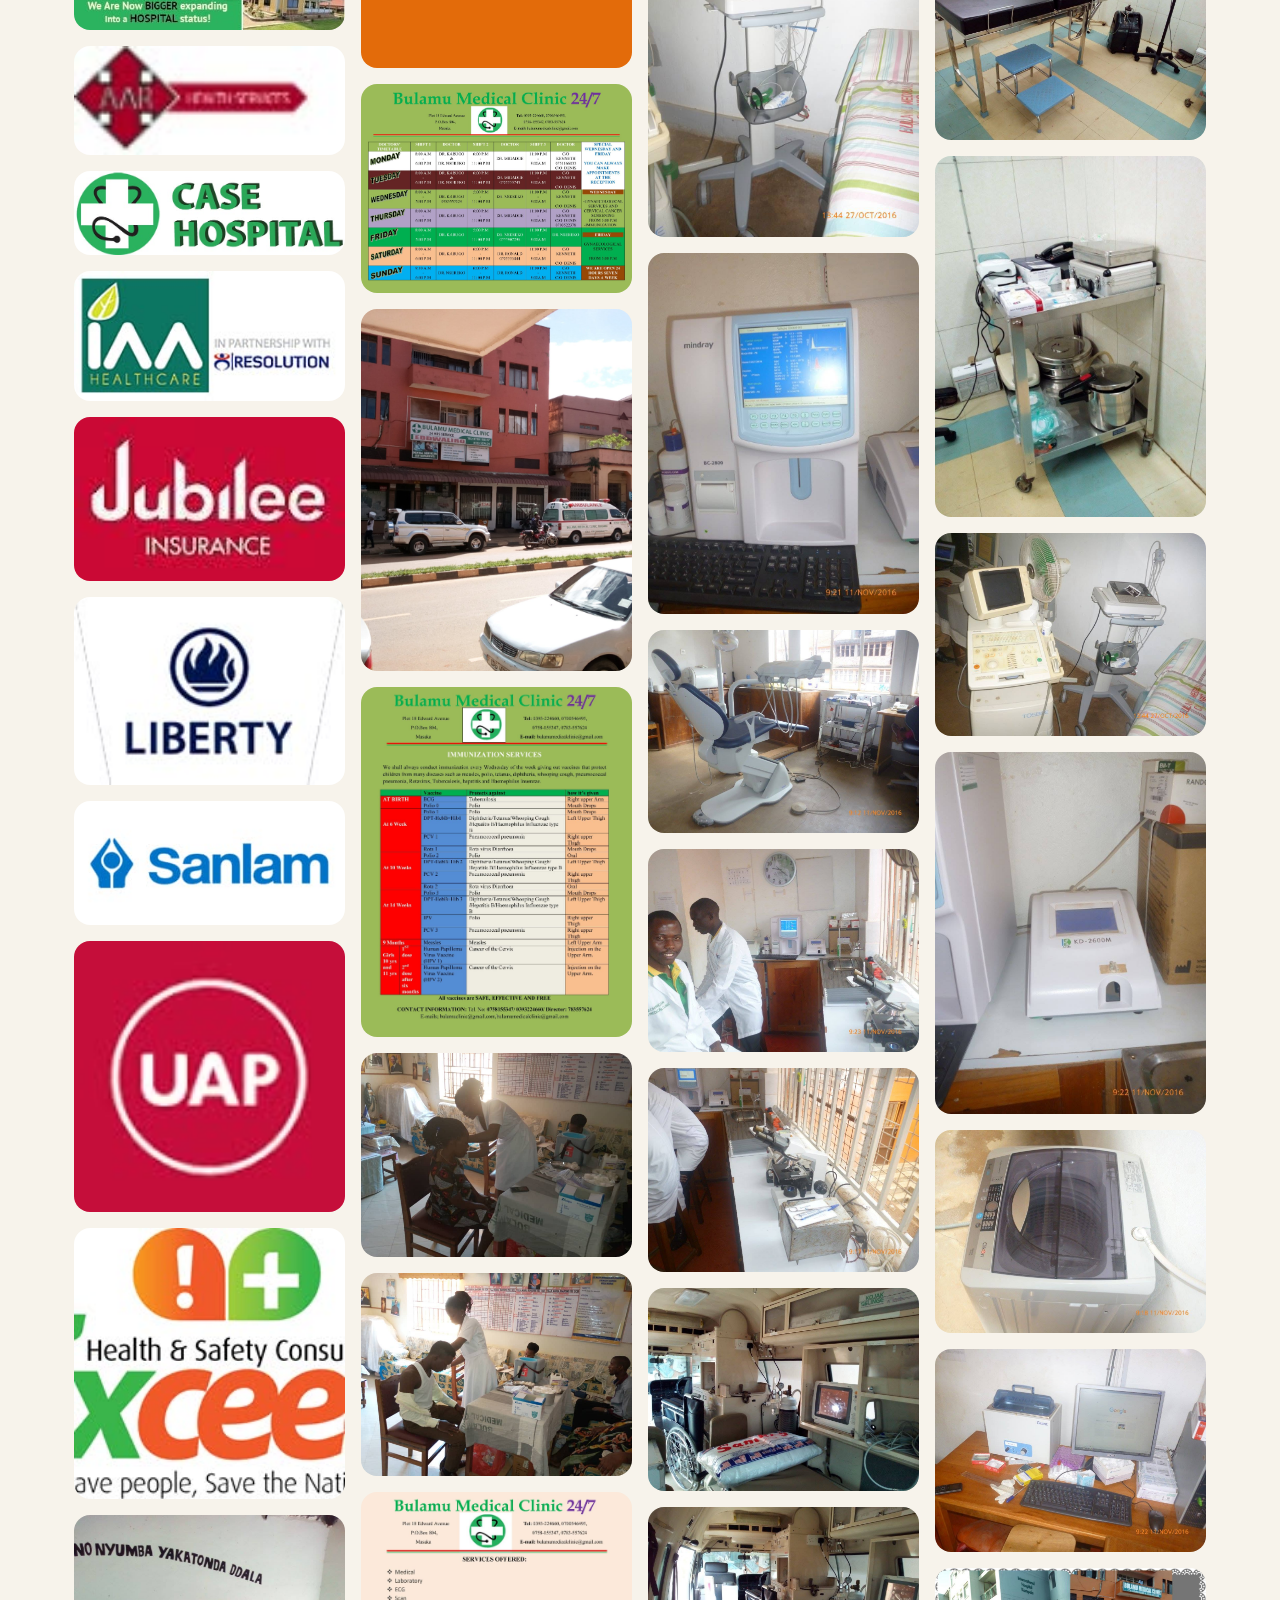
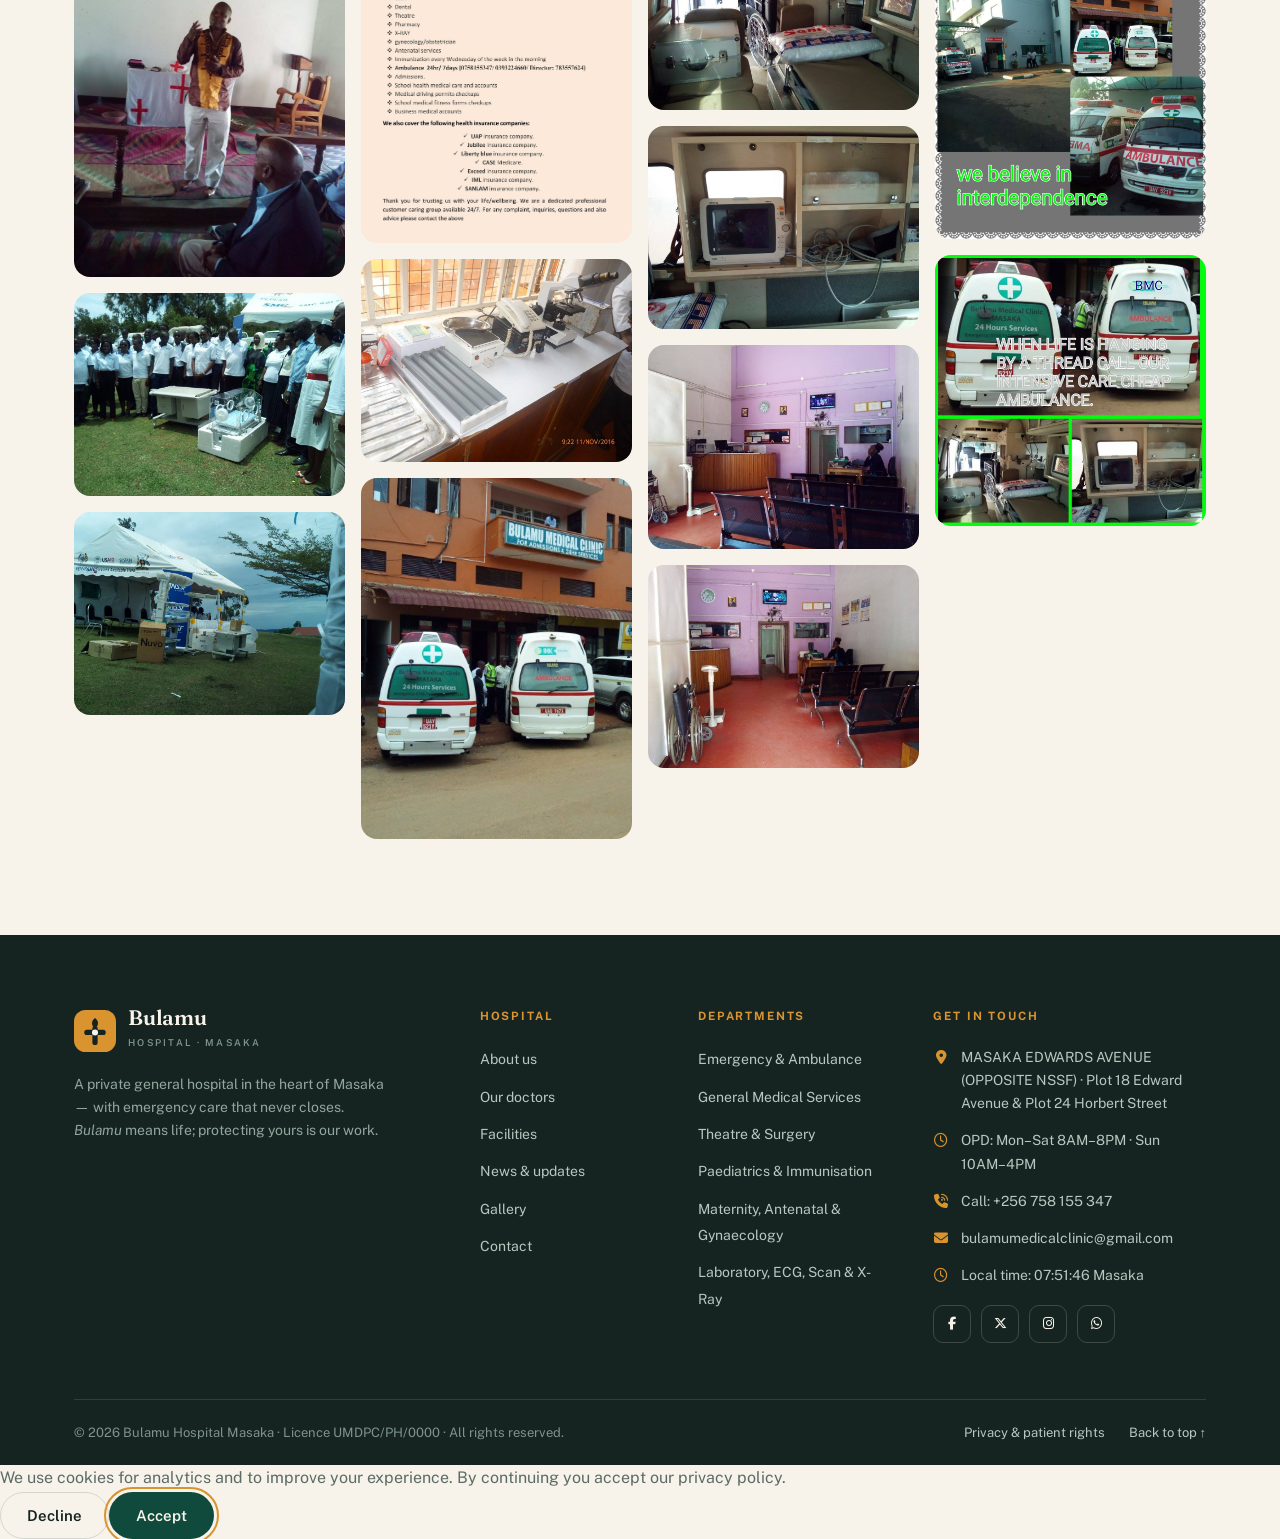
<file: gallery.html>
﻿<!DOCTYPE html>
<html lang="en">
<head>
<meta charset="UTF-8">
<meta name="viewport" content="width=device-width, initial-scale=1.0">
<title>Photo Gallery — Bulamu Hospital Masaka</title>
<meta name="description" content="A photo tour of Bulamu Hospital Masaka &mdash; wards, theatres, maternity, gardens and the team.">
<meta property="og:title" content="Photo Gallery — Bulamu Hospital Masaka">
<meta property="og:description" content="A photo tour of Bulamu Hospital Masaka &mdash; wards, theatres, maternity, gardens and the team.">
<meta property="og:type" content="website">
<meta name="theme-color" content="#0F4A3C">
<link rel="preconnect" href="https://fonts.googleapis.com">
<link rel="preconnect" href="https://fonts.gstatic.com" crossorigin>
<link href="https://fonts.googleapis.com/css2?family=Fraunces:ital,opsz,wght@0,9..144,400;0,9..144,500;0,9..144,600;1,9..144,400;1,9..144,500&family=Public+Sans:wght@400;500;600;700&display=swap" rel="stylesheet">
<link rel="stylesheet" href="https://cdnjs.cloudflare.com/ajax/libs/font-awesome/6.5.2/css/all.min.css">
<link rel="stylesheet" href="css/style.css">
</head>
<link rel="icon" href="/favicon.ico">
<link rel="manifest" href="/manifest.json">
  <link rel="canonical" href="https://boniface-devote.github.io/BULAMU-HOSPITAL/gallery.html">
  <meta property="og:image" content="https://boniface-devote.github.io/BULAMU-HOSPITAL/img/cover%20image/home.jpg">
<meta name="twitter:card" content="summary_large_image">
<meta name="twitter:site" content="@bulamuhospital">
  <meta name="ga4-id" content="G-XXXXXXX">
</head>
<body id="top">

<header class="site" id="siteHeader">
  <div class="container header-in">
    <a class="brand" href="index.html" aria-label="Bulamu Hospital Masaka — home">
      <svg class="brand-mark" viewBox="0 0 44 44" aria-hidden="true">
        <rect width="44" height="44" rx="12" fill="#0F4A3C"/>
        <path d="M22 8.5 C17.8 11.4 17.8 16.8 22 19.4 C26.2 16.8 26.2 11.4 22 8.5 Z" fill="#F7F3EB"/>
        <path d="M22 19.4 V34 M13.5 23.5 H30.5" stroke="#F7F3EB" stroke-width="5.5" stroke-linecap="round" fill="none"/>
        <circle cx="22" cy="23.5" r="3.2" fill="#D9932F"/>
      </svg>
      <span class="brand-txt"><strong>Bulamu</strong><small>HOSPITAL · MASAKA</small></span>
    </a>
    <nav class="main-nav" aria-label="Primary">
      <a class="nav-link" href="index.html">Home</a>
      <a class="nav-link" href="about.html">About</a>
      <a class="nav-link" href="services.html">Services</a>
      <a class="nav-link" href="doctors.html">Doctors</a>
      <a class="nav-link" href="facilities.html">Facilities</a>
      <a class="nav-link" href="patients.html">Patients</a>
      <a class="nav-link" href="news.html">News</a>
      <a class="nav-link" href="gallery.html">Gallery</a>
      <a class="nav-link" href="contact.html">Contact</a>
    </nav>
    <div class="header-actions">
      <a class="header-phone" href="tel:+256758155347">
        <i class="fa-solid fa-phone-volume"></i>
        <span><small>Emergency 24/7</small><strong>+256 758 155 347</strong></span>
      </a>
      <a class="btn btn-primary btn-sm" href="appointment.html">Book appointment</a>
      <button class="hamburger" id="navToggle" aria-label="Open menu" aria-expanded="false"><span></span><span></span><span></span></button>
    </div>
  </div>
</header>

<nav class="drawer" id="drawer" aria-label="Mobile">
  <a class="d-link" href="index.html">Home</a>
  <a class="d-link" href="about.html">About Us</a>
  <a class="d-link" href="services.html">Services &amp; Departments</a>
  <a class="d-link" href="doctors.html">Our Doctors</a>
  <a class="d-link" href="facilities.html">Facilities</a>
  <a class="d-link" href="patients.html">Patient Information</a>
  <a class="d-link" href="news.html">News &amp; Updates</a>
  <a class="d-link" href="gallery.html">Gallery</a>
  <a class="d-link" href="contact.html">Contact</a>
  <a class="btn btn-primary d-cta" href="appointment.html">Book an appointment</a>
  <div class="d-contact">
    <span><i class="fa-solid fa-phone-volume"></i>+256 758 155 347</span>
    <span><i class="fa-solid fa-location-dot"></i>MASAKA EDWARDS AVENUE (OPPOSITE NSSF)</span>
    <span><i class="fa-brands fa-facebook"></i>facebook.com/bulamuhospital</span>
  </div>
</nav>
<div class="overlay" id="overlay"></div>

<main>
<section class="page-hero">
  <div class="container">
    <p class="breadcrumbs"><a href="index.html">Home</a><i class="fa-solid fa-chevron-right"></i>Gallery</p>
    <p class="eyebrow">Photo gallery</p>
    <h1>Inside Bulamu.</h1>
    <p>A look around our wards, theatres and gardens. Click any photo to view it larger.</p>
  </div>
</section>

<section id="gallery">
  <div class="container">
    <div class="gal-tools">
      <div class="gal-filters" id="galFilters" aria-hidden="false"></div>
      <div class="gal-search">
        <input id="galSearch" type="search" placeholder="Search photos, e.g. theatre, maternity" aria-label="Search gallery">
        <span id="galCount" class="gal-count"></span>
      </div>
    </div>
    <div class="gal-grid reveal" id="galGrid" data-d=".08"></div>
  </div>
</section>
</main>

<footer class="site">
  <div class="container">
    <div class="foot-grid">
      <div class="foot-brand">
        <a class="brand" href="index.html">
          <svg class="brand-mark" viewBox="0 0 44 44" aria-hidden="true">
            <rect width="44" height="44" rx="12" fill="#D9932F"/>
            <path d="M22 8.5 C17.8 11.4 17.8 16.8 22 19.4 C26.2 16.8 26.2 11.4 22 8.5 Z" fill="#152420"/>
            <path d="M22 19.4 V34 M13.5 23.5 H30.5" stroke="#152420" stroke-width="5.5" stroke-linecap="round" fill="none"/>
            <circle cx="22" cy="23.5" r="3.2" fill="#F7F3EB"/>
          </svg>
          <span class="brand-txt"><strong>Bulamu</strong><small style="color:#7E938B">HOSPITAL · MASAKA</small></span>
        </a>
        <p>A private general hospital in the heart of Masaka — with emergency care that never closes. <em>Bulamu</em> means life; protecting yours is our work.</p>
        <div class="socials">
          <a href="https://www.facebook.com/bulamuhospital/" target="_blank" rel="noopener" aria-label="Facebook"><i class="fa-brands fa-facebook-f"></i></a>
          <a href="https://www.x.com" target="_blank" rel="noopener" aria-label="X"><i class="fa-brands fa-x-twitter"></i></a>
          <a href="https://www.instagram.com" target="_blank" rel="noopener" aria-label="Instagram"><i class="fa-brands fa-instagram"></i></a>
          <a href="https://www.youtube.com" target="_blank" rel="noopener" aria-label="YouTube"><i class="fa-brands fa-youtube"></i></a>
        </div>
      </div>
      <div>
        <h4>Hospital</h4>
        <ul class="foot-links">
          <li><a href="about.html">About us</a></li>
          <li><a href="doctors.html">Our doctors</a></li>
          <li><a href="facilities.html">Facilities</a></li>
          <li><a href="news.html">News &amp; updates</a></li>
          <li><a href="gallery.html">Gallery</a></li>
          <li><a href="contact.html">Contact</a></li>
        </ul>
      </div>
      <div>
        <h4>Departments</h4>
        <ul class="foot-links" id="footDepts"></ul>
      </div>
      <div>
        <h4>Get in touch</h4>
        <ul class="foot-contact">
          <li><i class="fa-solid fa-location-dot"></i><span>MASAKA EDWARDS AVENUE (OPPOSITE NSSF) &middot; Plot 18 Edward Avenue &amp; Plot 24 Horbert Street</span></li>
          <li><i class="fa-regular fa-clock"></i><span>OPD: Mon&ndash;Sat 8AM&ndash;8PM &middot; Sun 10AM&ndash;4PM</span></li>
          <li><i class="fa-solid fa-phone-volume"></i><span><a href="tel:+256758155347">Call: +256 758 155 347</a></span></li>
          <li><i class="fa-solid fa-envelope"></i><span><a href="mailto:bulamumedicalclinic@gmail.com">bulamumedicalclinic@gmail.com</a></span></li>
          <li><i class="fa-regular fa-clock"></i><span>Local time: <span id="kampalaClock">--:--:--</span> Masaka</span></li>
        </ul>
        <div class="tb-social foot-social">
          <a href="https://www.facebook.com/bulamuhospital/" target="_blank" rel="noopener" aria-label="Facebook"><i class="fa-brands fa-facebook-f"></i></a>
          <a href="https://www.x.com" target="_blank" rel="noopener" aria-label="X"><i class="fa-brands fa-x-twitter"></i></a>
          <a href="https://www.instagram.com" target="_blank" rel="noopener" aria-label="Instagram"><i class="fa-brands fa-instagram"></i></a>
          <a href="https://wa.me/256758155347" target="_blank" rel="noopener" aria-label="WhatsApp"><i class="fa-brands fa-whatsapp"></i></a>
        </div>
      </div></div>
    <div class="foot-bottom">
      <span>&copy; <span id="year"></span> Bulamu Hospital Masaka &middot; Licence UMDPC/PH/0000 &middot; All rights reserved.</span>
      <div class="fb-links">
        <button data-modal="privacyModal">Privacy &amp; patient rights</button>
        <a href="#top">Back to top &uarr;</a>
      </div>
    </div>
  </div>
</footer>

<button id="toTop" aria-label="Back to top"><i class="fa-solid fa-arrow-up"></i></button>
<div id="toastWrap" aria-live="polite"></div>

<div class="modal" id="articleModal" aria-hidden="true" role="dialog" aria-label="News article">
  <div class="modal-backdrop" data-close></div>
  <div class="modal-card">
    <button class="modal-close" data-close aria-label="Close article"><i class="fa-solid fa-xmark"></i></button>
    <div id="articleBody"></div>
  </div>
</div>

<div class="modal" id="privacyModal" aria-hidden="true" role="dialog" aria-label="Privacy and patient rights">
  <div class="modal-backdrop" data-close></div>
  <div class="modal-card privacy">
    <button class="modal-close" data-close aria-label="Close"><i class="fa-solid fa-xmark"></i></button>
    <span class="n-tag" style="position:static;display:inline-block;margin-bottom:12px">Privacy &amp; patient rights</span>
    <h3 class="am-title" style="margin-top:0">Your information is safe with us.</h3>
    <h4>What we collect</h4>
    <p>Appointment requests sent through this website are used only to arrange your visit and to contact you about it. We never sell, rent or share patient information with third parties for marketing.</p>
    <h4>Medical confidentiality</h4>
    <p>All clinical records at Bulamu Hospital are confidential. Information is released only to the patient, a nominated next of kin, or where the law requires it.</p>
    <h4>Your rights as a patient</h4>
    <p>You have the right to clear explanations in a language you understand, a second opinion, an itemised bill, and to raise a compliment or complaint at the front desk or through care@bulamuhospital.co.ug.</p>
  </div>
</div>

<div class="lightbox" id="lightbox" aria-hidden="true" role="dialog" aria-label="Image viewer">
  <span class="lb-count" id="lbCount"></span>
  <button class="lb-close" id="lbClose" aria-label="Close"><i class="fa-solid fa-xmark"></i></button>
  <button class="lb-btn lb-prev" id="lbPrev" aria-label="Previous image"><i class="fa-solid fa-chevron-left"></i></button>
  <figure><img id="lbImg" alt=""><figcaption id="lbCap"></figcaption></figure>
  <button class="lb-btn lb-next" id="lbNext" aria-label="Next image"><i class="fa-solid fa-chevron-right"></i></button>
</div>

<script src="js/data.js"></script>
<script src="js/gallery-data.js"></script>
<script src="js/analytics.js"></script>
<script src="js/cookie-consent.js"></script>
<script src="js/app.js"></script>
</body>
</html>
</file>
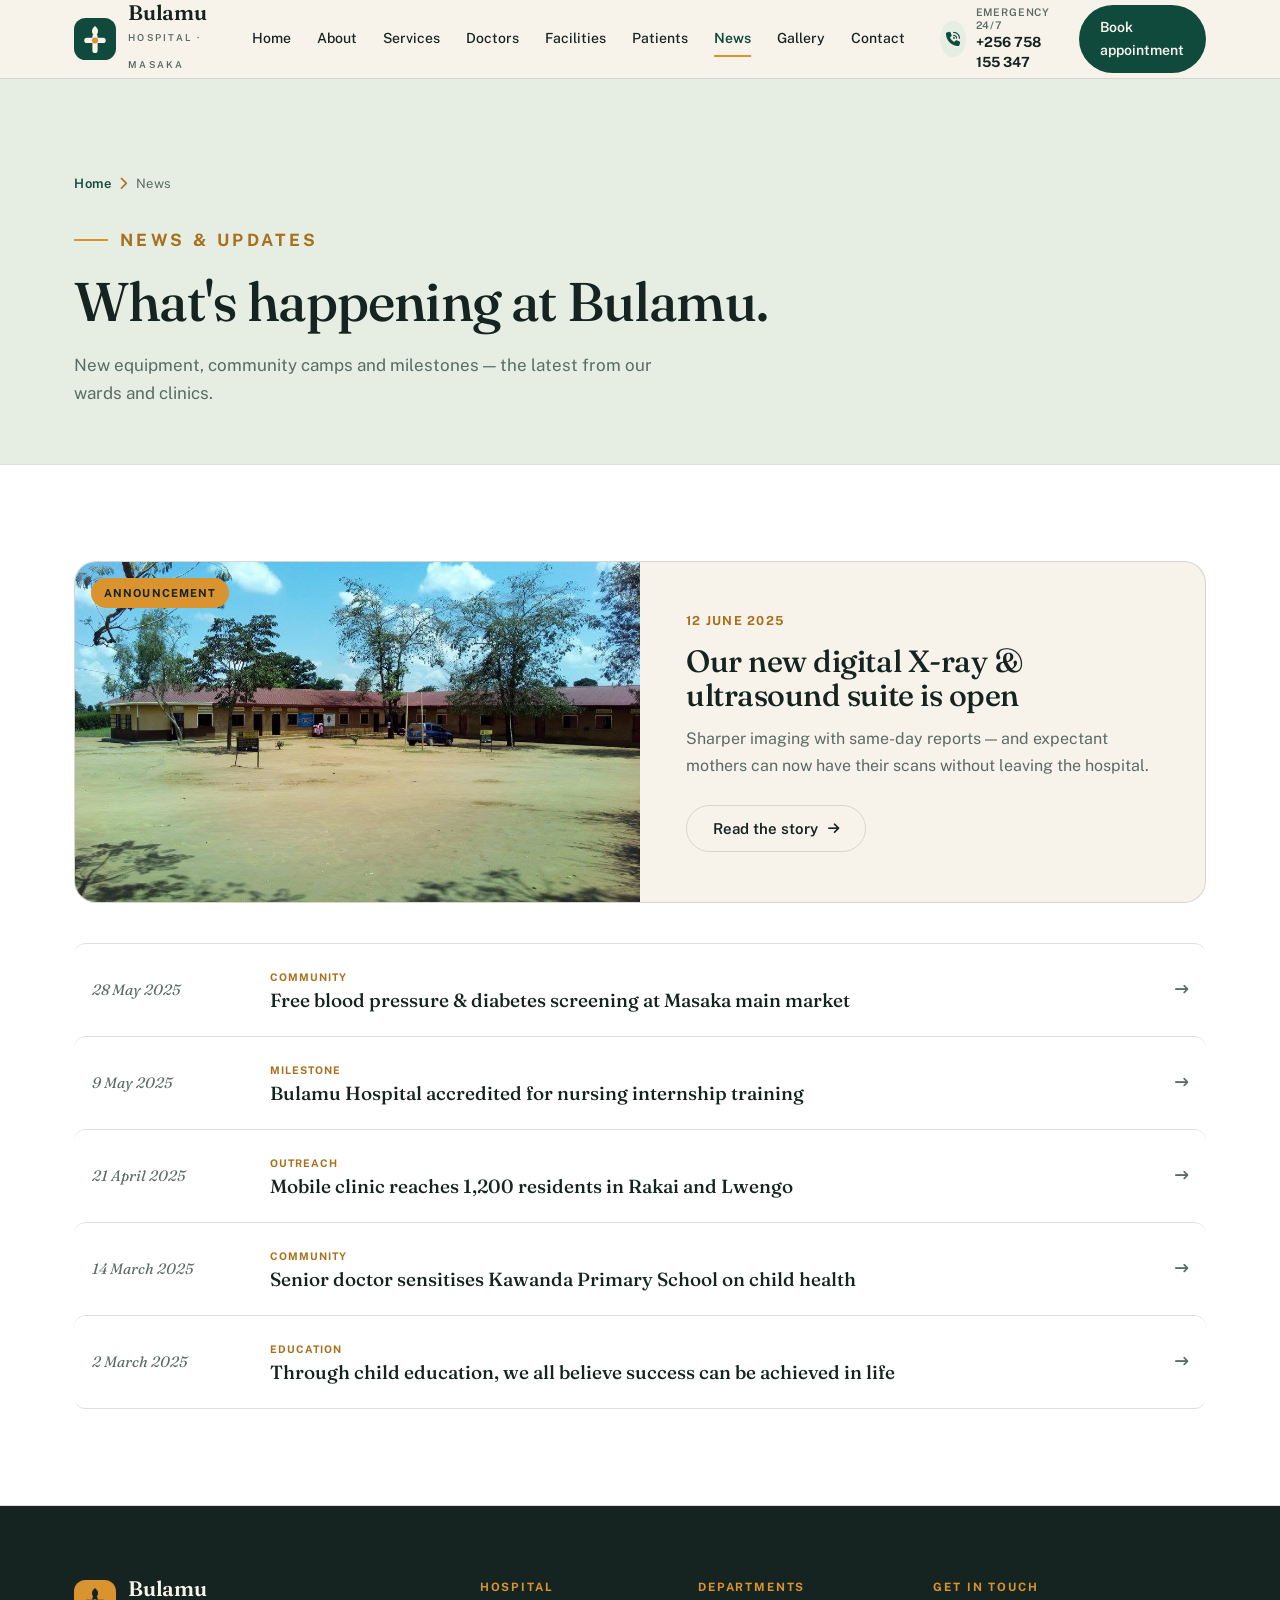
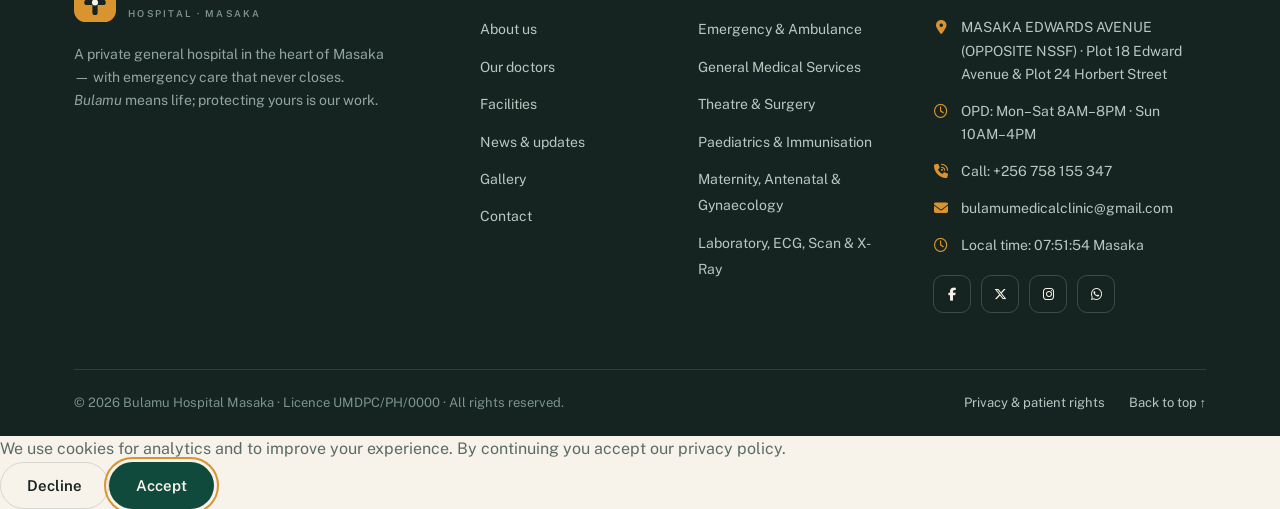
<file: news.html>
﻿<!DOCTYPE html>
<html lang="en">
<head>
<meta charset="UTF-8">
<meta name="viewport" content="width=device-width, initial-scale=1.0">
<title>News & Updates — Bulamu Hospital Masaka</title>
<meta name="description" content="The latest news, outreach camps and milestones from Bulamu Hospital Masaka.">
<meta property="og:title" content="News & Updates — Bulamu Hospital Masaka">
<meta property="og:description" content="The latest news, outreach camps and milestones from Bulamu Hospital Masaka.">
<meta property="og:type" content="website">
<meta name="theme-color" content="#0F4A3C">
<link rel="preconnect" href="https://fonts.googleapis.com">
<link rel="preconnect" href="https://fonts.gstatic.com" crossorigin>
<link href="https://fonts.googleapis.com/css2?family=Fraunces:ital,opsz,wght@0,9..144,400;0,9..144,500;0,9..144,600;1,9..144,400;1,9..144,500&family=Public+Sans:wght@400;500;600;700&display=swap" rel="stylesheet">
<link rel="stylesheet" href="https://cdnjs.cloudflare.com/ajax/libs/font-awesome/6.5.2/css/all.min.css">
<link rel="stylesheet" href="css/style.css">
</head>
<link rel="icon" href="/favicon.ico">
<link rel="manifest" href="/manifest.json">
  <link rel="canonical" href="https://boniface-devote.github.io/BULAMU-HOSPITAL/news.html">
  <meta property="og:image" content="https://boniface-devote.github.io/BULAMU-HOSPITAL/img/cover%20image/home.jpg">
<meta name="twitter:card" content="summary_large_image">
<meta name="twitter:site" content="@bulamuhospital">
  <meta name="ga4-id" content="G-XXXXXXX">
</head>
<body id="top">

<header class="site" id="siteHeader">
  <div class="container header-in">
    <a class="brand" href="index.html" aria-label="Bulamu Hospital Masaka — home">
      <svg class="brand-mark" viewBox="0 0 44 44" aria-hidden="true">
        <rect width="44" height="44" rx="12" fill="#0F4A3C"/>
        <path d="M22 8.5 C17.8 11.4 17.8 16.8 22 19.4 C26.2 16.8 26.2 11.4 22 8.5 Z" fill="#F7F3EB"/>
        <path d="M22 19.4 V34 M13.5 23.5 H30.5" stroke="#F7F3EB" stroke-width="5.5" stroke-linecap="round" fill="none"/>
        <circle cx="22" cy="23.5" r="3.2" fill="#D9932F"/>
      </svg>
      <span class="brand-txt"><strong>Bulamu</strong><small>HOSPITAL · MASAKA</small></span>
    </a>
    <nav class="main-nav" aria-label="Primary">
      <a class="nav-link" href="index.html">Home</a>
      <a class="nav-link" href="about.html">About</a>
      <a class="nav-link" href="services.html">Services</a>
      <a class="nav-link" href="doctors.html">Doctors</a>
      <a class="nav-link" href="facilities.html">Facilities</a>
      <a class="nav-link" href="patients.html">Patients</a>
      <a class="nav-link" href="news.html">News</a>
      <a class="nav-link" href="gallery.html">Gallery</a>
      <a class="nav-link" href="contact.html">Contact</a>
    </nav>
    <div class="header-actions">
      <a class="header-phone" href="tel:+256758155347">
        <i class="fa-solid fa-phone-volume"></i>
        <span><small>Emergency 24/7</small><strong>+256 758 155 347</strong></span>
      </a>
      <a class="btn btn-primary btn-sm" href="appointment.html">Book appointment</a>
      <button class="hamburger" id="navToggle" aria-label="Open menu" aria-expanded="false"><span></span><span></span><span></span></button>
    </div>
  </div>
</header>

<nav class="drawer" id="drawer" aria-label="Mobile">
  <a class="d-link" href="index.html">Home</a>
  <a class="d-link" href="about.html">About Us</a>
  <a class="d-link" href="services.html">Services &amp; Departments</a>
  <a class="d-link" href="doctors.html">Our Doctors</a>
  <a class="d-link" href="facilities.html">Facilities</a>
  <a class="d-link" href="patients.html">Patient Information</a>
  <a class="d-link" href="news.html">News &amp; Updates</a>
  <a class="d-link" href="gallery.html">Gallery</a>
  <a class="d-link" href="contact.html">Contact</a>
  <a class="btn btn-primary d-cta" href="appointment.html">Book an appointment</a>
  <div class="d-contact">
    <span><i class="fa-solid fa-phone-volume"></i>+256 758 155 347</span>
    <span><i class="fa-solid fa-location-dot"></i>MASAKA EDWARDS AVENUE (OPPOSITE NSSF)</span>
    <span><i class="fa-brands fa-facebook"></i>facebook.com/bulamuhospital</span>
  </div>
</nav>
<div class="overlay" id="overlay"></div>

<main>
<section class="page-hero">
  <div class="container">
    <p class="breadcrumbs"><a href="index.html">Home</a><i class="fa-solid fa-chevron-right"></i>News</p>
    <p class="eyebrow">News &amp; updates</p>
    <h1>What's happening at Bulamu.</h1>
    <p>New equipment, community camps and milestones &mdash; the latest from our wards and clinics.</p>
  </div>
</section>

<section id="news" class="sec-paper">
  <div class="container">
    <div id="newsWrap" class="reveal" data-d=".08"></div>
  </div>
</section>
</main>

<footer class="site">
  <div class="container">
    <div class="foot-grid">
      <div class="foot-brand">
        <a class="brand" href="index.html">
          <svg class="brand-mark" viewBox="0 0 44 44" aria-hidden="true">
            <rect width="44" height="44" rx="12" fill="#D9932F"/>
            <path d="M22 8.5 C17.8 11.4 17.8 16.8 22 19.4 C26.2 16.8 26.2 11.4 22 8.5 Z" fill="#152420"/>
            <path d="M22 19.4 V34 M13.5 23.5 H30.5" stroke="#152420" stroke-width="5.5" stroke-linecap="round" fill="none"/>
            <circle cx="22" cy="23.5" r="3.2" fill="#F7F3EB"/>
          </svg>
          <span class="brand-txt"><strong>Bulamu</strong><small style="color:#7E938B">HOSPITAL · MASAKA</small></span>
        </a>
        <p>A private general hospital in the heart of Masaka — with emergency care that never closes. <em>Bulamu</em> means life; protecting yours is our work.</p>
        <div class="socials">
          <a href="https://www.facebook.com/bulamuhospital/" target="_blank" rel="noopener" aria-label="Facebook"><i class="fa-brands fa-facebook-f"></i></a>
          <a href="https://www.x.com" target="_blank" rel="noopener" aria-label="X"><i class="fa-brands fa-x-twitter"></i></a>
          <a href="https://www.instagram.com" target="_blank" rel="noopener" aria-label="Instagram"><i class="fa-brands fa-instagram"></i></a>
          <a href="https://www.youtube.com" target="_blank" rel="noopener" aria-label="YouTube"><i class="fa-brands fa-youtube"></i></a>
        </div>
      </div>
      <div>
        <h4>Hospital</h4>
        <ul class="foot-links">
          <li><a href="about.html">About us</a></li>
          <li><a href="doctors.html">Our doctors</a></li>
          <li><a href="facilities.html">Facilities</a></li>
          <li><a href="news.html">News &amp; updates</a></li>
          <li><a href="gallery.html">Gallery</a></li>
          <li><a href="contact.html">Contact</a></li>
        </ul>
      </div>
      <div>
        <h4>Departments</h4>
        <ul class="foot-links" id="footDepts"></ul>
      </div>
      <div>
        <h4>Get in touch</h4>
        <ul class="foot-contact">
          <li><i class="fa-solid fa-location-dot"></i><span>MASAKA EDWARDS AVENUE (OPPOSITE NSSF) &middot; Plot 18 Edward Avenue &amp; Plot 24 Horbert Street</span></li>
          <li><i class="fa-regular fa-clock"></i><span>OPD: Mon&ndash;Sat 8AM&ndash;8PM &middot; Sun 10AM&ndash;4PM</span></li>
          <li><i class="fa-solid fa-phone-volume"></i><span><a href="tel:+256758155347">Call: +256 758 155 347</a></span></li>
          <li><i class="fa-solid fa-envelope"></i><span><a href="mailto:bulamumedicalclinic@gmail.com">bulamumedicalclinic@gmail.com</a></span></li>
          <li><i class="fa-regular fa-clock"></i><span>Local time: <span id="kampalaClock">--:--:--</span> Masaka</span></li>
        </ul>
        <div class="tb-social foot-social">
          <a href="https://www.facebook.com/bulamuhospital/" target="_blank" rel="noopener" aria-label="Facebook"><i class="fa-brands fa-facebook-f"></i></a>
          <a href="https://www.x.com" target="_blank" rel="noopener" aria-label="X"><i class="fa-brands fa-x-twitter"></i></a>
          <a href="https://www.instagram.com" target="_blank" rel="noopener" aria-label="Instagram"><i class="fa-brands fa-instagram"></i></a>
          <a href="https://wa.me/256758155347" target="_blank" rel="noopener" aria-label="WhatsApp"><i class="fa-brands fa-whatsapp"></i></a>
        </div>
      </div></div>
    <div class="foot-bottom">
      <span>&copy; <span id="year"></span> Bulamu Hospital Masaka &middot; Licence UMDPC/PH/0000 &middot; All rights reserved.</span>
      <div class="fb-links">
        <button data-modal="privacyModal">Privacy &amp; patient rights</button>
        <a href="#top">Back to top &uarr;</a>
      </div>
    </div>
  </div>
</footer>

<button id="toTop" aria-label="Back to top"><i class="fa-solid fa-arrow-up"></i></button>
<div id="toastWrap" aria-live="polite"></div>

<div class="modal" id="articleModal" aria-hidden="true" role="dialog" aria-label="News article">
  <div class="modal-backdrop" data-close></div>
  <div class="modal-card">
    <button class="modal-close" data-close aria-label="Close article"><i class="fa-solid fa-xmark"></i></button>
    <div id="articleBody"></div>
  </div>
</div>

<div class="modal" id="privacyModal" aria-hidden="true" role="dialog" aria-label="Privacy and patient rights">
  <div class="modal-backdrop" data-close></div>
  <div class="modal-card privacy">
    <button class="modal-close" data-close aria-label="Close"><i class="fa-solid fa-xmark"></i></button>
    <span class="n-tag" style="position:static;display:inline-block;margin-bottom:12px">Privacy &amp; patient rights</span>
    <h3 class="am-title" style="margin-top:0">Your information is safe with us.</h3>
    <h4>What we collect</h4>
    <p>Appointment requests sent through this website are used only to arrange your visit and to contact you about it. We never sell, rent or share patient information with third parties for marketing.</p>
    <h4>Medical confidentiality</h4>
    <p>All clinical records at Bulamu Hospital are confidential. Information is released only to the patient, a nominated next of kin, or where the law requires it.</p>
    <h4>Your rights as a patient</h4>
    <p>You have the right to clear explanations in a language you understand, a second opinion, an itemised bill, and to raise a compliment or complaint at the front desk or through care@bulamuhospital.co.ug.</p>
  </div>
</div>

<div class="lightbox" id="lightbox" aria-hidden="true" role="dialog" aria-label="Image viewer">
  <span class="lb-count" id="lbCount"></span>
  <button class="lb-close" id="lbClose" aria-label="Close"><i class="fa-solid fa-xmark"></i></button>
  <button class="lb-btn lb-prev" id="lbPrev" aria-label="Previous image"><i class="fa-solid fa-chevron-left"></i></button>
  <figure><img id="lbImg" alt=""><figcaption id="lbCap"></figcaption></figure>
  <button class="lb-btn lb-next" id="lbNext" aria-label="Next image"><i class="fa-solid fa-chevron-right"></i></button>
</div>

<script src="js/data.js"></script>
<script src="js/analytics.js"></script>
<script src="js/cookie-consent.js"></script>
<script src="js/app.js"></script>
</body>
</html>
</file>
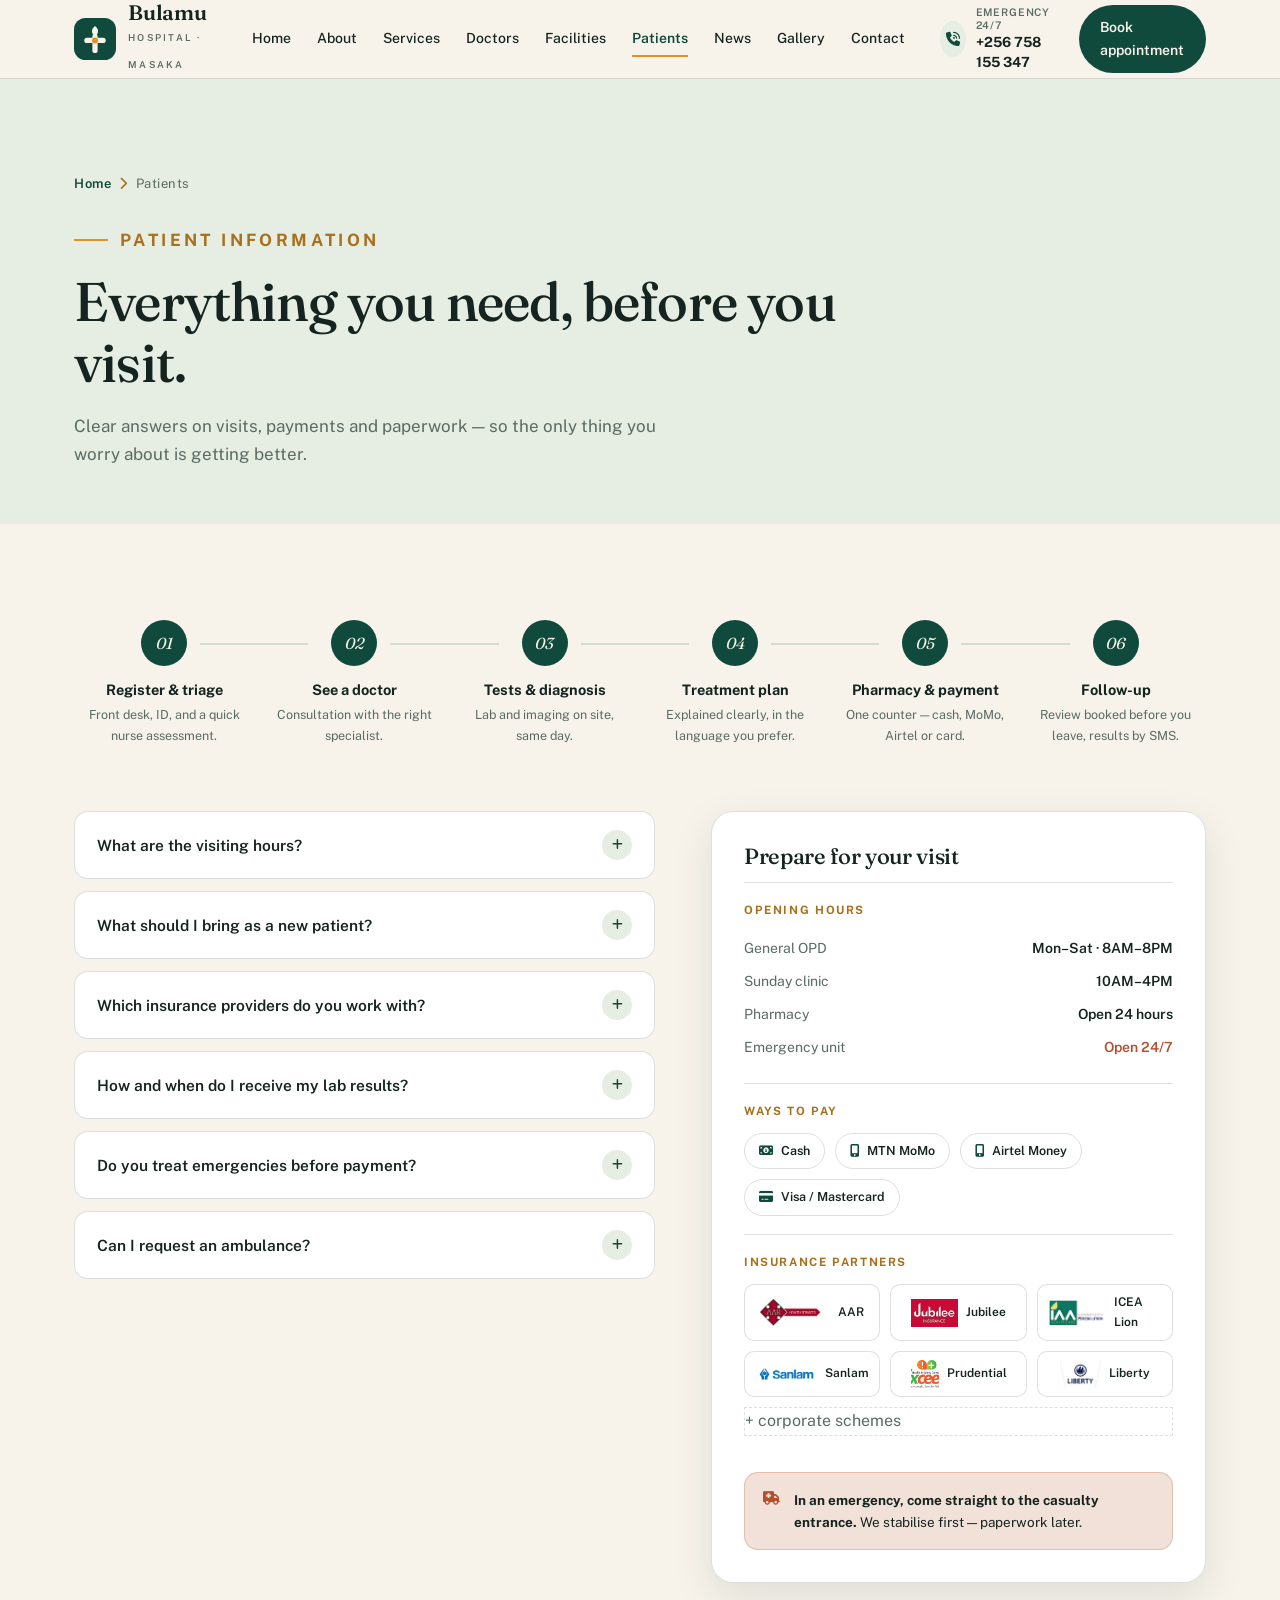
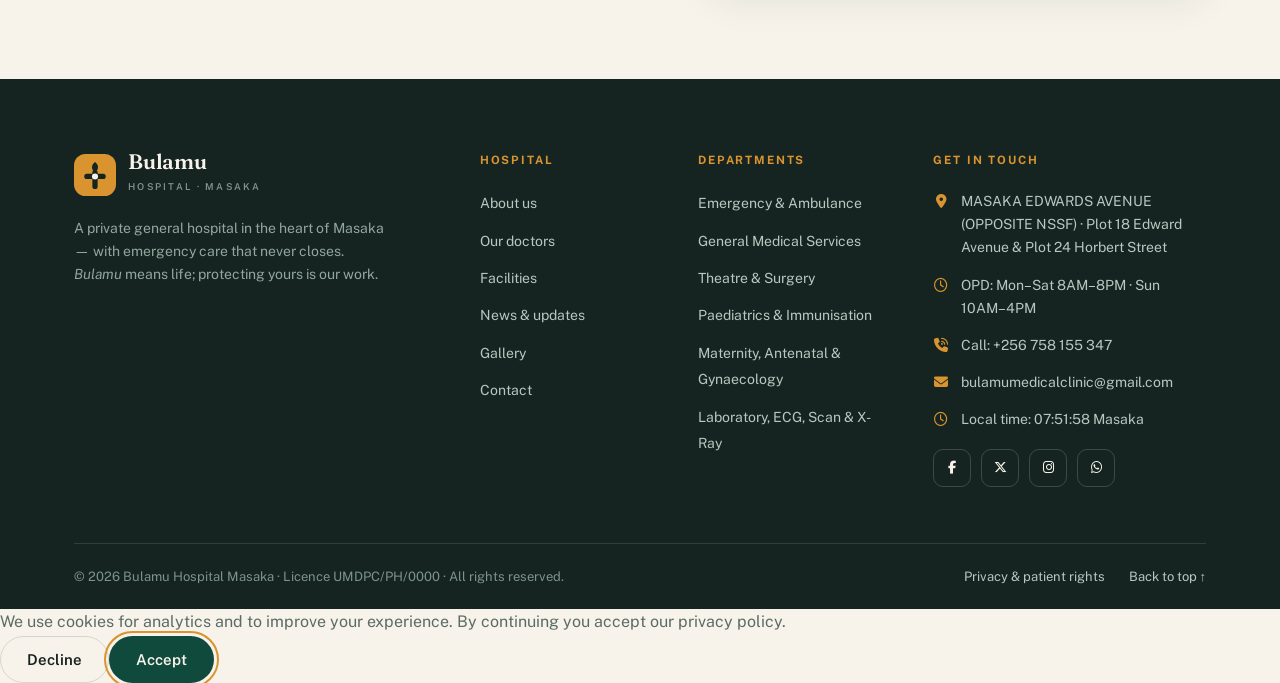
<file: patients.html>
﻿<!DOCTYPE html>
<html lang="en">
<head>
<meta charset="UTF-8">
<meta name="viewport" content="width=device-width, initial-scale=1.0">
<title>Patient Information — Bulamu Hospital Masaka</title>
<meta name="description" content="Visiting hours, payments, insurance, FAQs and what to bring when you visit Bulamu Hospital Masaka.">
<meta property="og:title" content="Patient Information — Bulamu Hospital Masaka">
<meta property="og:description" content="Visiting hours, payments, insurance, FAQs and what to bring when you visit Bulamu Hospital Masaka.">
<meta property="og:type" content="website">
<meta name="theme-color" content="#0F4A3C">
<link rel="preconnect" href="https://fonts.googleapis.com">
<link rel="preconnect" href="https://fonts.gstatic.com" crossorigin>
<link href="https://fonts.googleapis.com/css2?family=Fraunces:ital,opsz,wght@0,9..144,400;0,9..144,500;0,9..144,600;1,9..144,400;1,9..144,500&family=Public+Sans:wght@400;500;600;700&display=swap" rel="stylesheet">
<link rel="stylesheet" href="https://cdnjs.cloudflare.com/ajax/libs/font-awesome/6.5.2/css/all.min.css">
<link rel="stylesheet" href="css/style.css">
</head>
<link rel="icon" href="/favicon.ico">
<link rel="manifest" href="/manifest.json">
  <link rel="canonical" href="https://boniface-devote.github.io/BULAMU-HOSPITAL/patients.html">
  <meta property="og:image" content="https://boniface-devote.github.io/BULAMU-HOSPITAL/img/cover%20image/home.jpg">
<meta name="twitter:card" content="summary_large_image">
<meta name="twitter:site" content="@bulamuhospital">
  <meta name="ga4-id" content="G-XXXXXXX">
</head>
<body id="top">

<header class="site" id="siteHeader">
  <div class="container header-in">
    <a class="brand" href="index.html" aria-label="Bulamu Hospital Masaka — home">
      <svg class="brand-mark" viewBox="0 0 44 44" aria-hidden="true">
        <rect width="44" height="44" rx="12" fill="#0F4A3C"/>
        <path d="M22 8.5 C17.8 11.4 17.8 16.8 22 19.4 C26.2 16.8 26.2 11.4 22 8.5 Z" fill="#F7F3EB"/>
        <path d="M22 19.4 V34 M13.5 23.5 H30.5" stroke="#F7F3EB" stroke-width="5.5" stroke-linecap="round" fill="none"/>
        <circle cx="22" cy="23.5" r="3.2" fill="#D9932F"/>
      </svg>
      <span class="brand-txt"><strong>Bulamu</strong><small>HOSPITAL · MASAKA</small></span>
    </a>
    <nav class="main-nav" aria-label="Primary">
      <a class="nav-link" href="index.html">Home</a>
      <a class="nav-link" href="about.html">About</a>
      <a class="nav-link" href="services.html">Services</a>
      <a class="nav-link" href="doctors.html">Doctors</a>
      <a class="nav-link" href="facilities.html">Facilities</a>
      <a class="nav-link" href="patients.html">Patients</a>
      <a class="nav-link" href="news.html">News</a>
      <a class="nav-link" href="gallery.html">Gallery</a>
      <a class="nav-link" href="contact.html">Contact</a>
    </nav>
    <div class="header-actions">
      <a class="header-phone" href="tel:+256758155347">
        <i class="fa-solid fa-phone-volume"></i>
        <span><small>Emergency 24/7</small><strong>+256 758 155 347</strong></span>
      </a>
      <a class="btn btn-primary btn-sm" href="appointment.html">Book appointment</a>
      <button class="hamburger" id="navToggle" aria-label="Open menu" aria-expanded="false"><span></span><span></span><span></span></button>
    </div>
  </div>
</header>

<nav class="drawer" id="drawer" aria-label="Mobile">
  <a class="d-link" href="index.html">Home</a>
  <a class="d-link" href="about.html">About Us</a>
  <a class="d-link" href="services.html">Services &amp; Departments</a>
  <a class="d-link" href="doctors.html">Our Doctors</a>
  <a class="d-link" href="facilities.html">Facilities</a>
  <a class="d-link" href="patients.html">Patient Information</a>
  <a class="d-link" href="news.html">News &amp; Updates</a>
  <a class="d-link" href="gallery.html">Gallery</a>
  <a class="d-link" href="contact.html">Contact</a>
  <a class="btn btn-primary d-cta" href="appointment.html">Book an appointment</a>
  <div class="d-contact">
    <span><i class="fa-solid fa-phone-volume"></i>+256 758 155 347</span>
    <span><i class="fa-solid fa-location-dot"></i>MASAKA EDWARDS AVENUE (OPPOSITE NSSF)</span>
    <span><i class="fa-brands fa-facebook"></i>facebook.com/bulamuhospital</span>
  </div>
</nav>
<div class="overlay" id="overlay"></div>

<main>
<section class="page-hero">
  <div class="container">
    <p class="breadcrumbs"><a href="index.html">Home</a><i class="fa-solid fa-chevron-right"></i>Patients</p>
    <p class="eyebrow">Patient information</p>
    <h1>Everything you need, before you visit.</h1>
    <p>Clear answers on visits, payments and paperwork &mdash; so the only thing you worry about is getting better.</p>
  </div>
</section>

<section id="patients">
  <div class="container">
    <div class="journey reveal">
      <ol>
        <li><span class="j-circle">01</span><div><h4>Register &amp; triage</h4><p>Front desk, ID, and a quick nurse assessment.</p></div></li>
        <li><span class="j-circle">02</span><div><h4>See a doctor</h4><p>Consultation with the right specialist.</p></div></li>
        <li><span class="j-circle">03</span><div><h4>Tests &amp; diagnosis</h4><p>Lab and imaging on site, same day.</p></div></li>
        <li><span class="j-circle">04</span><div><h4>Treatment plan</h4><p>Explained clearly, in the language you prefer.</p></div></li>
        <li><span class="j-circle">05</span><div><h4>Pharmacy &amp; payment</h4><p>One counter &mdash; cash, MoMo, Airtel or card.</p></div></li>
        <li><span class="j-circle">06</span><div><h4>Follow-up</h4><p>Review booked before you leave, results by SMS.</p></div></li>
      </ol>
    </div>
    <div class="pat-grid">
      <div class="reveal">
        <div class="faq-item">
          <button class="faq-q" aria-expanded="false">What are the visiting hours?<i class="fa-solid fa-plus"></i></button>
          <div class="faq-a"><div class="faq-a-in"><p>General wards welcome visitors from 10:00 AM&ndash;12:00 PM and 4:00&ndash;6:00 PM daily. Maternity visits are 2:00&ndash;4:00 PM, and visits to high-dependency patients are arranged with the nursing team so that monitoring is never interrupted.</p></div></div>
        </div>
        <div class="faq-item">
          <button class="faq-q" aria-expanded="false">What should I bring as a new patient?<i class="fa-solid fa-plus"></i></button>
          <div class="faq-a"><div class="faq-a-in"><p>A national ID, any previous medical records or discharge summaries, your insurance card if you are covered, and a referral letter if another facility issued one. Nothing else &mdash; registration takes about five minutes.</p></div></div>
        </div>
        <div class="faq-item">
          <button class="faq-q" aria-expanded="false">Which insurance providers do you work with?<i class="fa-solid fa-plus"></i></button>
          <div class="faq-a"><div class="faq-a-in"><p>We are accredited with the major Ugandan insurers and several corporate schemes &mdash; see the list beside this section. If your provider is not listed, ask at the billing desk; we can usually arrange direct billing within a few days. Self-paying patients are always welcome.</p></div></div>
        </div>
        <div class="faq-item">
          <button class="faq-q" aria-expanded="false">How and when do I receive my lab results?<i class="fa-solid fa-plus"></i></button>
          <div class="faq-a"><div class="faq-a-in"><p>Routine tests are ready the same day and sent to your phone by SMS with a collection code. Cultures and specialised panels take 24&ndash;72 hours. Results can also be collected at the laboratory with your receipt.</p></div></div>
        </div>
        <div class="faq-item">
          <button class="faq-q" aria-expanded="false">Do you treat emergencies before payment?<i class="fa-solid fa-plus"></i></button>
          <div class="faq-a"><div class="faq-a-in"><p>Yes &mdash; always. Anyone who arrives at our casualty entrance is stabilised and treated first; billing conversations happen afterwards, never at the door. This is a standing policy of the hospital.</p></div></div>
        </div>
        <div class="faq-item">
          <button class="faq-q" aria-expanded="false">Can I request an ambulance?<i class="fa-solid fa-plus"></i></button>
          <div class="faq-a"><div class="faq-a-in"><p>Yes. Call +256 772 123 456 at any hour. Two ambulances are on standby for Masaka City and the greater region &mdash; Rakai, Lwengo, Kalungu, Bukomansimbi and Lyantonde.</p></div></div>
        </div>
      </div>
      <aside class="visit-card reveal" data-d=".12">
        <h3>Prepare for your visit</h3>
        <div class="vc-block">
          <h4>Opening hours</h4>
          <div class="vc-row"><span>General OPD</span><strong>Mon&ndash;Sat &middot; 8AM&ndash;8PM</strong></div>
          <div class="vc-row"><span>Sunday clinic</span><strong>10AM&ndash;4PM</strong></div>
          <div class="vc-row"><span>Pharmacy</span><strong>Open 24 hours</strong></div>
          <div class="vc-row hl"><span>Emergency unit</span><strong>Open 24/7</strong></div>
        </div>
        <div class="vc-block">
          <h4>Ways to pay</h4>
          <div class="pay-row">
            <span class="pay-pill"><i class="fa-solid fa-money-bill-1"></i>Cash</span>
            <span class="pay-pill"><i class="fa-solid fa-mobile-screen-button"></i>MTN MoMo</span>
            <span class="pay-pill"><i class="fa-solid fa-mobile-screen-button"></i>Airtel Money</span>
            <span class="pay-pill"><i class="fa-solid fa-credit-card"></i>Visa / Mastercard</span>
          </div>
        </div>
        <div class="vc-block">
          <h4>Insurance partners</h4>
          <div class="ins-tags">
            <a href="#" title="AAR Insurance"><img src="img/insurance cover/AAR.jpg" alt="AAR Insurance logo">AAR</a>
            <a href="#" title="Jubilee Insurance"><img src="img/insurance cover/jubilee.jpg" alt="Jubilee Insurance logo">Jubilee</a>
            <a href="#" title="ICEA Lion"><img src="img/insurance cover/IAA.jpg" alt="ICEA Lion logo">ICEA Lion</a>
            <a href="#" title="Sanlam"><img src="img/insurance cover/sanlam.jpg" alt="Sanlam logo">Sanlam</a>
            <a href="#" title="Prudential"><img src="img/insurance cover/XCEE.jpg" alt="Prudential logo">Prudential</a>
            <a href="#" title="Liberty Life"><img src="img/insurance cover/liberty.jpg" alt="Liberty Life logo">Liberty</a>
            <span class="ins-extra">+ corporate schemes</span>
          </div>
        </div>
        <div class="em-note">
          <i class="fa-solid fa-truck-medical"></i>
          <span><strong>In an emergency, come straight to the casualty entrance.</strong> We stabilise first &mdash; paperwork later.</span>
        </div>
      </aside>
    </div>
  </div>
</section>
</main>

<footer class="site">
  <div class="container">
    <div class="foot-grid">
      <div class="foot-brand">
        <a class="brand" href="index.html">
          <svg class="brand-mark" viewBox="0 0 44 44" aria-hidden="true">
            <rect width="44" height="44" rx="12" fill="#D9932F"/>
            <path d="M22 8.5 C17.8 11.4 17.8 16.8 22 19.4 C26.2 16.8 26.2 11.4 22 8.5 Z" fill="#152420"/>
            <path d="M22 19.4 V34 M13.5 23.5 H30.5" stroke="#152420" stroke-width="5.5" stroke-linecap="round" fill="none"/>
            <circle cx="22" cy="23.5" r="3.2" fill="#F7F3EB"/>
          </svg>
          <span class="brand-txt"><strong>Bulamu</strong><small style="color:#7E938B">HOSPITAL · MASAKA</small></span>
        </a>
        <p>A private general hospital in the heart of Masaka — with emergency care that never closes. <em>Bulamu</em> means life; protecting yours is our work.</p>
        <div class="socials">
          <a href="https://www.facebook.com/bulamuhospital/" target="_blank" rel="noopener" aria-label="Facebook"><i class="fa-brands fa-facebook-f"></i></a>
          <a href="https://www.x.com" target="_blank" rel="noopener" aria-label="X"><i class="fa-brands fa-x-twitter"></i></a>
          <a href="https://www.instagram.com" target="_blank" rel="noopener" aria-label="Instagram"><i class="fa-brands fa-instagram"></i></a>
          <a href="https://www.youtube.com" target="_blank" rel="noopener" aria-label="YouTube"><i class="fa-brands fa-youtube"></i></a>
        </div>
      </div>
      <div>
        <h4>Hospital</h4>
        <ul class="foot-links">
          <li><a href="about.html">About us</a></li>
          <li><a href="doctors.html">Our doctors</a></li>
          <li><a href="facilities.html">Facilities</a></li>
          <li><a href="news.html">News &amp; updates</a></li>
          <li><a href="gallery.html">Gallery</a></li>
          <li><a href="contact.html">Contact</a></li>
        </ul>
      </div>
      <div>
        <h4>Departments</h4>
        <ul class="foot-links" id="footDepts"></ul>
      </div>
      <div>
        <h4>Get in touch</h4>
        <ul class="foot-contact">
          <li><i class="fa-solid fa-location-dot"></i><span>MASAKA EDWARDS AVENUE (OPPOSITE NSSF) &middot; Plot 18 Edward Avenue &amp; Plot 24 Horbert Street</span></li>
          <li><i class="fa-regular fa-clock"></i><span>OPD: Mon&ndash;Sat 8AM&ndash;8PM &middot; Sun 10AM&ndash;4PM</span></li>
          <li><i class="fa-solid fa-phone-volume"></i><span><a href="tel:+256758155347">Call: +256 758 155 347</a></span></li>
          <li><i class="fa-solid fa-envelope"></i><span><a href="mailto:bulamumedicalclinic@gmail.com">bulamumedicalclinic@gmail.com</a></span></li>
          <li><i class="fa-regular fa-clock"></i><span>Local time: <span id="kampalaClock">--:--:--</span> Masaka</span></li>
        </ul>
        <div class="tb-social foot-social">
          <a href="https://www.facebook.com/bulamuhospital/" target="_blank" rel="noopener" aria-label="Facebook"><i class="fa-brands fa-facebook-f"></i></a>
          <a href="https://www.x.com" target="_blank" rel="noopener" aria-label="X"><i class="fa-brands fa-x-twitter"></i></a>
          <a href="https://www.instagram.com" target="_blank" rel="noopener" aria-label="Instagram"><i class="fa-brands fa-instagram"></i></a>
          <a href="https://wa.me/256758155347" target="_blank" rel="noopener" aria-label="WhatsApp"><i class="fa-brands fa-whatsapp"></i></a>
        </div>
      </div></div>
    <div class="foot-bottom">
      <span>&copy; <span id="year"></span> Bulamu Hospital Masaka &middot; Licence UMDPC/PH/0000 &middot; All rights reserved.</span>
      <div class="fb-links">
        <button data-modal="privacyModal">Privacy &amp; patient rights</button>
        <a href="#top">Back to top &uarr;</a>
      </div>
    </div>
  </div>
</footer>

<button id="toTop" aria-label="Back to top"><i class="fa-solid fa-arrow-up"></i></button>
<div id="toastWrap" aria-live="polite"></div>

<div class="modal" id="articleModal" aria-hidden="true" role="dialog" aria-label="News article">
  <div class="modal-backdrop" data-close></div>
  <div class="modal-card">
    <button class="modal-close" data-close aria-label="Close article"><i class="fa-solid fa-xmark"></i></button>
    <div id="articleBody"></div>
  </div>
</div>

<div class="modal" id="privacyModal" aria-hidden="true" role="dialog" aria-label="Privacy and patient rights">
  <div class="modal-backdrop" data-close></div>
  <div class="modal-card privacy">
    <button class="modal-close" data-close aria-label="Close"><i class="fa-solid fa-xmark"></i></button>
    <span class="n-tag" style="position:static;display:inline-block;margin-bottom:12px">Privacy &amp; patient rights</span>
    <h3 class="am-title" style="margin-top:0">Your information is safe with us.</h3>
    <h4>What we collect</h4>
    <p>Appointment requests sent through this website are used only to arrange your visit and to contact you about it. We never sell, rent or share patient information with third parties for marketing.</p>
    <h4>Medical confidentiality</h4>
    <p>All clinical records at Bulamu Hospital are confidential. Information is released only to the patient, a nominated next of kin, or where the law requires it.</p>
    <h4>Your rights as a patient</h4>
    <p>You have the right to clear explanations in a language you understand, a second opinion, an itemised bill, and to raise a compliment or complaint at the front desk or through care@bulamuhospital.co.ug.</p>
  </div>
</div>

<div class="lightbox" id="lightbox" aria-hidden="true" role="dialog" aria-label="Image viewer">
  <span class="lb-count" id="lbCount"></span>
  <button class="lb-close" id="lbClose" aria-label="Close"><i class="fa-solid fa-xmark"></i></button>
  <button class="lb-btn lb-prev" id="lbPrev" aria-label="Previous image"><i class="fa-solid fa-chevron-left"></i></button>
  <figure><img id="lbImg" alt=""><figcaption id="lbCap"></figcaption></figure>
  <button class="lb-btn lb-next" id="lbNext" aria-label="Next image"><i class="fa-solid fa-chevron-right"></i></button>
</div>

<script src="js/data.js"></script>
<script src="js/analytics.js"></script>
<script src="js/cookie-consent.js"></script>
<script src="js/app.js"></script>
</body>
</html>
</file>
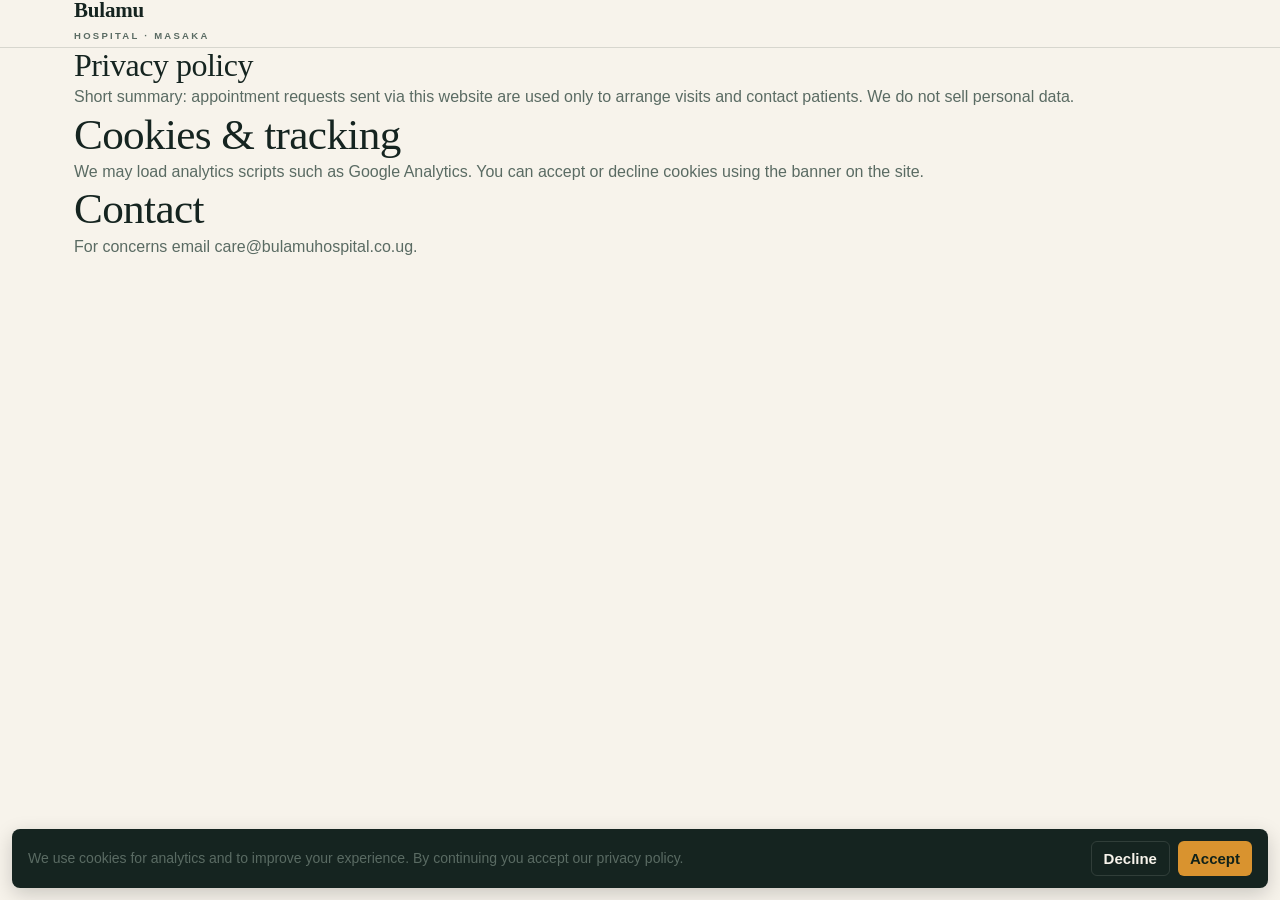
<file: privacy.html>
<!DOCTYPE html>
<html lang="en">
<head>
<meta charset="utf-8">
<meta name="viewport" content="width=device-width,initial-scale=1">
<title>Privacy — Bulamu Hospital Masaka</title>
<link rel="stylesheet" href="css/style.css">
<link rel="stylesheet" href="css/cookie-consent.css">
	<meta name="ga4-id" content="G-XXXXXXX">
</head>
<link rel="icon" href="/favicon.ico">
<link rel="manifest" href="/manifest.json">
<link rel="canonical" href="https://boniface-devote.github.io/BULAMU-HOSPITAL/privacy.html">
</head>
<body>
<header class="site"><div class="container"><a class="brand" href="index.html"><span class="brand-txt"><strong>Bulamu</strong><small>HOSPITAL · MASAKA</small></span></a></div></header>
<main class="container"><h1>Privacy policy</h1><p>Short summary: appointment requests sent via this website are used only to arrange visits and contact patients. We do not sell personal data.</p>
<h2>Cookies & tracking</h2>
<p>We may load analytics scripts such as Google Analytics. You can accept or decline cookies using the banner on the site.</p>
<h2>Contact</h2>
<p>For concerns email <a href="mailto:care@bulamuhospital.co.ug">care@bulamuhospital.co.ug</a>.</p>
</main>
<script src="js/analytics.js"></script>
<script src="js/cookie-consent.js"></script>
</body>
</html>
</file>
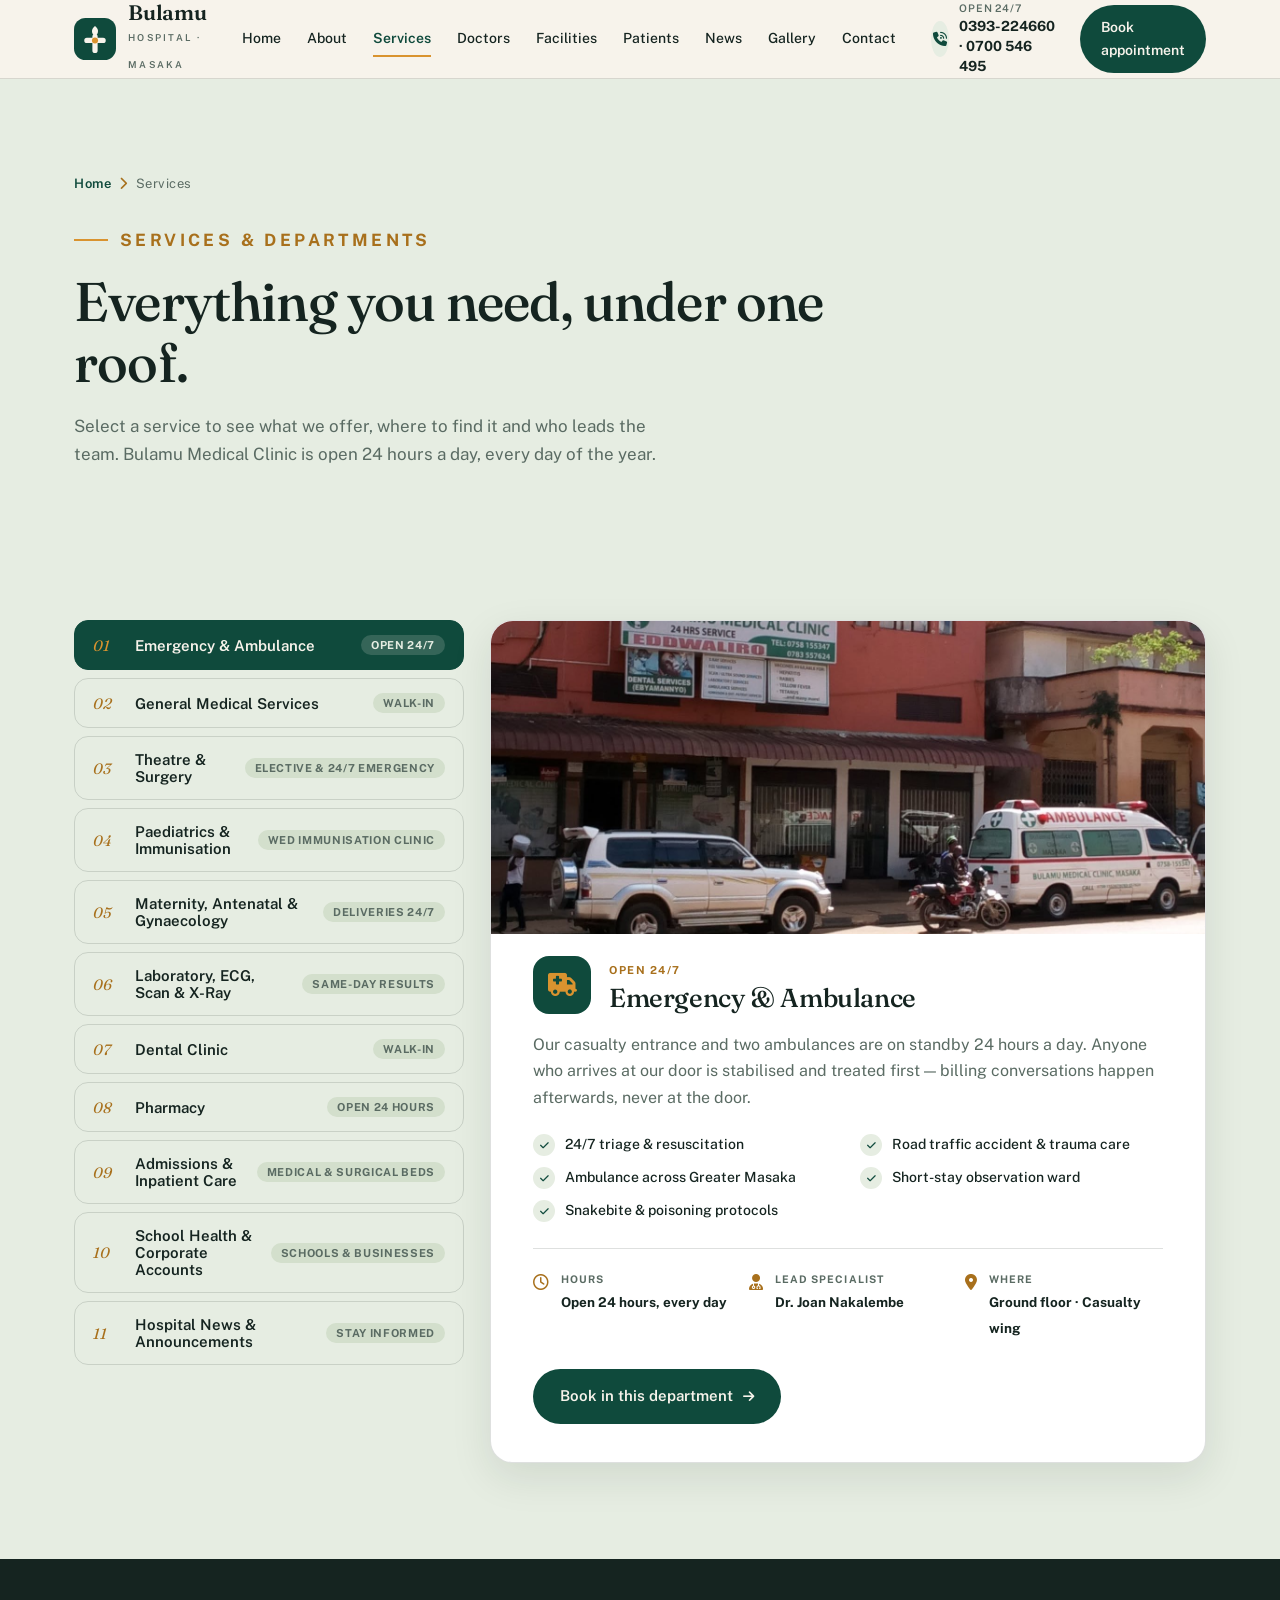
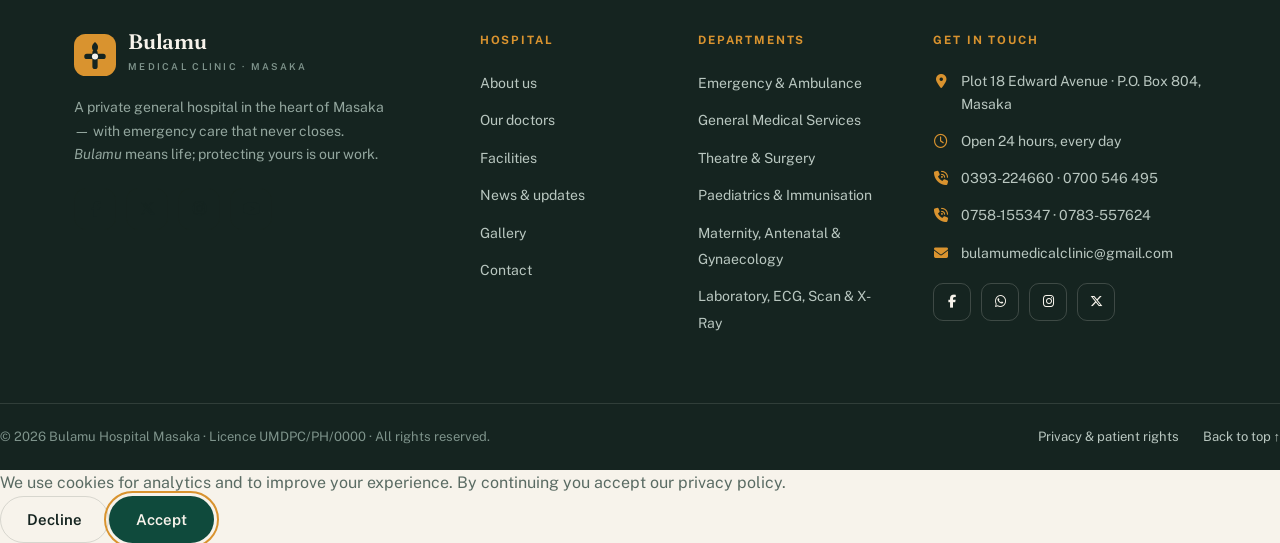
<file: services.html>
﻿<!DOCTYPE html>
<html lang="en">
<head>
<meta charset="UTF-8">
<meta name="viewport" content="width=device-width, initial-scale=1.0">
<title>Services & Departments — Bulamu Medical Clinic, Masaka</title>
<meta name="description" content="Medical services, laboratory, ECG, ultrasound, X-ray, dental, theatre, pharmacy, maternity, immunisation, ambulance and admissions at Bulamu Medical Clinic, Plot 18 Edward Avenue, Masaka.">
<meta property="og:title" content="Services & Departments — Bulamu Medical Clinic, Masaka">
<meta property="og:description" content="Eleven services under one roof at Bulamu Medical Clinic, Masaka — open 24 hours a day.">
<meta property="og:type" content="website">
<meta name="theme-color" content="#0F4A3C">
<link rel="preconnect" href="https://fonts.googleapis.com">
<link rel="preconnect" href="https://fonts.gstatic.com" crossorigin>
<link href="https://fonts.googleapis.com/css2?family=Fraunces:ital,opsz,wght@0,9..144,400;0,9..144,500;0,9..144,600;1,9..144,400;1,9..144,500&family=Public+Sans:wght@400;500;600;700&display=swap" rel="stylesheet">
<link rel="stylesheet" href="https://cdnjs.cloudflare.com/ajax/libs/font-awesome/6.5.2/css/all.min.css">
<link rel="stylesheet" href="css/style.css">
</head>
<link rel="icon" href="/favicon.ico">
<link rel="manifest" href="/manifest.json">
  <link rel="canonical" href="https://boniface-devote.github.io/BULAMU-HOSPITAL/services.html">
  <meta property="og:image" content="https://boniface-devote.github.io/BULAMU-HOSPITAL/img/cover%20image/home.jpg">
<meta name="twitter:card" content="summary_large_image">
<meta name="twitter:site" content="@bulamuhospital">
  <meta name="ga4-id" content="G-XXXXXXX">
</head>
<body id="top">

<header class="site" id="siteHeader">
  <div class="container header-in">
    <a class="brand" href="index.html" aria-label="Bulamu Hospital Masaka — home">
      <svg class="brand-mark" viewBox="0 0 44 44" aria-hidden="true">
        <rect width="44" height="44" rx="12" fill="#0F4A3C"/>
        <path d="M22 8.5 C17.8 11.4 17.8 16.8 22 19.4 C26.2 16.8 26.2 11.4 22 8.5 Z" fill="#F7F3EB"/>
        <path d="M22 19.4 V34 M13.5 23.5 H30.5" stroke="#F7F3EB" stroke-width="5.5" stroke-linecap="round" fill="none"/>
        <circle cx="22" cy="23.5" r="3.2" fill="#D9932F"/>
      </svg>
      <span class="brand-txt"><strong>Bulamu</strong><small>HOSPITAL · MASAKA</small></span>
    </a>
    <nav class="main-nav" aria-label="Primary">
      <a class="nav-link" href="index.html">Home</a>
      <a class="nav-link" href="about.html">About</a>
      <a class="nav-link" href="services.html">Services</a>
      <a class="nav-link" href="doctors.html">Doctors</a>
      <a class="nav-link" href="facilities.html">Facilities</a>
      <a class="nav-link" href="patients.html">Patients</a>
      <a class="nav-link" href="news.html">News</a>
      <a class="nav-link" href="gallery.html">Gallery</a>
      <a class="nav-link" href="contact.html">Contact</a>
    </nav>
    <div class="header-actions">
    <a class="header-phone" href="tel:+256393224660">
      <i class="fa-solid fa-phone-volume"></i>
      <span><small>Open 24/7</small><strong>0393-224660 · 0700 546 495</strong></span>
    </a>
      <a class="btn btn-primary btn-sm" href="appointment.html">Book appointment</a>
      <button class="hamburger" id="navToggle" aria-label="Open menu" aria-expanded="false"><span></span><span></span><span></span></button>
    </div>
  </div>
</header>

<nav class="drawer" id="drawer" aria-label="Mobile">
  <a class="d-link" href="index.html">Home</a>
  <a class="d-link" href="about.html">About Us</a>
  <a class="d-link" href="services.html">Services &amp; Departments</a>
  <a class="d-link" href="doctors.html">Our Doctors</a>
  <a class="d-link" href="facilities.html">Facilities</a>
  <a class="d-link" href="patients.html">Patient Information</a>
  <a class="d-link" href="news.html">News &amp; Updates</a>
  <a class="d-link" href="gallery.html">Gallery</a>
  <a class="d-link" href="contact.html">Contact</a>
  <a class="btn btn-primary d-cta" href="appointment.html">Book an appointment</a>
  <div class="d-contact">
    <span><i class="fa-solid fa-phone-volume"></i>0393-224660 / 0700 546 495 (24/7)</span>
    <span><i class="fa-solid fa-location-dot"></i>Plot 18 Edward Avenue, Masaka</span>
    <span><i class="fa-brands fa-facebook"></i>facebook.com/bulamumedicalclinic</span>
  </div>
</nav>
<div class="overlay" id="overlay"></div>

<main>
<section class="page-hero">
  <div class="container">
    <p class="breadcrumbs"><a href="index.html">Home</a><i class="fa-solid fa-chevron-right"></i>Services</p>
    <p class="eyebrow">Services &amp; departments</p>
    <h1>Everything you need, under one roof.</h1>
    <p>Select a service to see what we offer, where to find it and who leads the team. Bulamu Medical Clinic is open 24 hours a day, every day of the year.</p>
  </div>
</section>

<section id="services" class="sec-sage">
  <div class="container">
    <div class="dept-wrap reveal" data-d=".1">
      <div class="dept-list" id="deptList" role="tablist" aria-label="Departments"></div>
      <article class="dept-panel" id="deptPanel" role="tabpanel"></article>
    </div>
  </div>
</section>
</main>

<footer class="site">
  <div class="container">
    <div class="foot-grid">
      <div class="foot-brand">
        <a class="brand" href="index.html">
          <svg class="brand-mark" viewBox="0 0 44 44" aria-hidden="true">
            <rect width="44" height="44" rx="12" fill="#D9932F"/>
            <path d="M22 8.5 C17.8 11.4 17.8 16.8 22 19.4 C26.2 16.8 26.2 11.4 22 8.5 Z" fill="#152420"/>
            <path d="M22 19.4 V34 M13.5 23.5 H30.5" stroke="#152420" stroke-width="5.5" stroke-linecap="round" fill="none"/>
            <circle cx="22" cy="23.5" r="3.2" fill="#F7F3EB"/>
          </svg>
          <span class="brand-txt"><strong>Bulamu</strong><small style="color:#7E938B">MEDICAL CLINIC · MASAKA</small></span>
        </a>
        <p>A private general hospital in the heart of Masaka — with emergency care that never closes. <em>Bulamu</em> means life; protecting yours is our work.</p>
        <div class="socials">
          <a href="https://www.facebook.com/bulamuhospital/" target="_blank" rel="noopener" aria-label="Facebook"><i class="fa-brands fa-facebook-f"></i></a>
          <a href="https://www.x.com" target="_blank" rel="noopener" aria-label="X"><i class="fa-brands fa-x-twitter"></i></a>
          <a href="https://www.instagram.com" target="_blank" rel="noopener" aria-label="Instagram"><i class="fa-brands fa-instagram"></i></a>
          <a href="https://www.youtube.com" target="_blank" rel="noopener" aria-label="YouTube"><i class="fa-brands fa-youtube"></i></a>
        </div>
      </div>
      <div>
        <h4>Hospital</h4>
        <ul class="foot-links">
          <li><a href="about.html">About us</a></li>
          <li><a href="doctors.html">Our doctors</a></li>
          <li><a href="facilities.html">Facilities</a></li>
          <li><a href="news.html">News &amp; updates</a></li>
          <li><a href="gallery.html">Gallery</a></li>
          <li><a href="contact.html">Contact</a></li>
        </ul>
      </div>
      <div>
        <h4>Departments</h4>
        <ul class="foot-links" id="footDepts"></ul>
      </div>
      <div>
        <h4>Get in touch</h4>
        <ul class="foot-contact">
          <li><i class="fa-solid fa-location-dot"></i><span>Plot 18 Edward Avenue &middot; P.O. Box 804, Masaka</span></li>
          <li><i class="fa-regular fa-clock"></i><span>Open 24 hours, every day</span></li>
          <li><i class="fa-solid fa-phone-volume"></i><span><a href="tel:+256393224660">0393-224660</a> &middot; <a href="tel:+256700546495">0700 546 495</a></span></li>
          <li><i class="fa-solid fa-phone-volume"></i><span><a href="tel:+256758155347">0758-155347</a> &middot; <a href="tel:+256783557624">0783-557624</a></span></li>
          <li><i class="fa-solid fa-envelope"></i><span><a href="mailto:bulamumedicalclinic@gmail.com">bulamumedicalclinic@gmail.com</a></span></li>
        </ul>
        <div class="tb-social foot-social">
          <a href="https://www.facebook.com/bulamumedicalclinic/" target="_blank" rel="noopener" aria-label="Facebook"><i class="fa-brands fa-facebook-f"></i></a>
          <a href="https://wa.me/256700546495" target="_blank" rel="noopener" aria-label="WhatsApp"><i class="fa-brands fa-whatsapp"></i></a>
          <a href="https://www.instagram.com" target="_blank" rel="noopener" aria-label="Instagram"><i class="fa-brands fa-instagram"></i></a>
          <a href="https://www.x.com" target="_blank" rel="noopener" aria-label="X"><i class="fa-brands fa-x-twitter"></i></a>
        </div>
      </div>
      </div></div>
    <div class="foot-bottom">
      <span>&copy; <span id="year"></span> Bulamu Hospital Masaka &middot; Licence UMDPC/PH/0000 &middot; All rights reserved.</span>
      <div class="fb-links">
        <button data-modal="privacyModal">Privacy &amp; patient rights</button>
        <a href="#top">Back to top &uarr;</a>
      </div>
    </div>
  </div>
</footer>

<button id="toTop" aria-label="Back to top"><i class="fa-solid fa-arrow-up"></i></button>
<div id="toastWrap" aria-live="polite"></div>

<div class="modal" id="articleModal" aria-hidden="true" role="dialog" aria-label="News article">
  <div class="modal-backdrop" data-close></div>
  <div class="modal-card">
    <button class="modal-close" data-close aria-label="Close article"><i class="fa-solid fa-xmark"></i></button>
    <div id="articleBody"></div>
  </div>
</div>

<div class="modal" id="privacyModal" aria-hidden="true" role="dialog" aria-label="Privacy and patient rights">
  <div class="modal-backdrop" data-close></div>
  <div class="modal-card privacy">
    <button class="modal-close" data-close aria-label="Close"><i class="fa-solid fa-xmark"></i></button>
    <span class="n-tag" style="position:static;display:inline-block;margin-bottom:12px">Privacy &amp; patient rights</span>
    <h3 class="am-title" style="margin-top:0">Your information is safe with us.</h3>
    <h4>What we collect</h4>
    <p>Appointment requests sent through this website are used only to arrange your visit and to contact you about it. We never sell, rent or share patient information with third parties for marketing.</p>
    <h4>Medical confidentiality</h4>
    <p>All clinical records at Bulamu Hospital are confidential. Information is released only to the patient, a nominated next of kin, or where the law requires it.</p>
    <h4>Your rights as a patient</h4>
    <p>You have the right to clear explanations in a language you understand, a second opinion, an itemised bill, and to raise a compliment or complaint at the front desk or through care@bulamuhospital.co.ug.</p>
  </div>
</div>

<div class="lightbox" id="lightbox" aria-hidden="true" role="dialog" aria-label="Image viewer">
  <span class="lb-count" id="lbCount"></span>
  <button class="lb-close" id="lbClose" aria-label="Close"><i class="fa-solid fa-xmark"></i></button>
  <button class="lb-btn lb-prev" id="lbPrev" aria-label="Previous image"><i class="fa-solid fa-chevron-left"></i></button>
  <figure><img id="lbImg" alt=""><figcaption id="lbCap"></figcaption></figure>
  <button class="lb-btn lb-next" id="lbNext" aria-label="Next image"><i class="fa-solid fa-chevron-right"></i></button>
</div>

<script src="js/data.js"></script>
<script src="js/analytics.js"></script>
<script src="js/cookie-consent.js"></script>
<script src="js/app.js"></script>
</body>
</html>
</file>
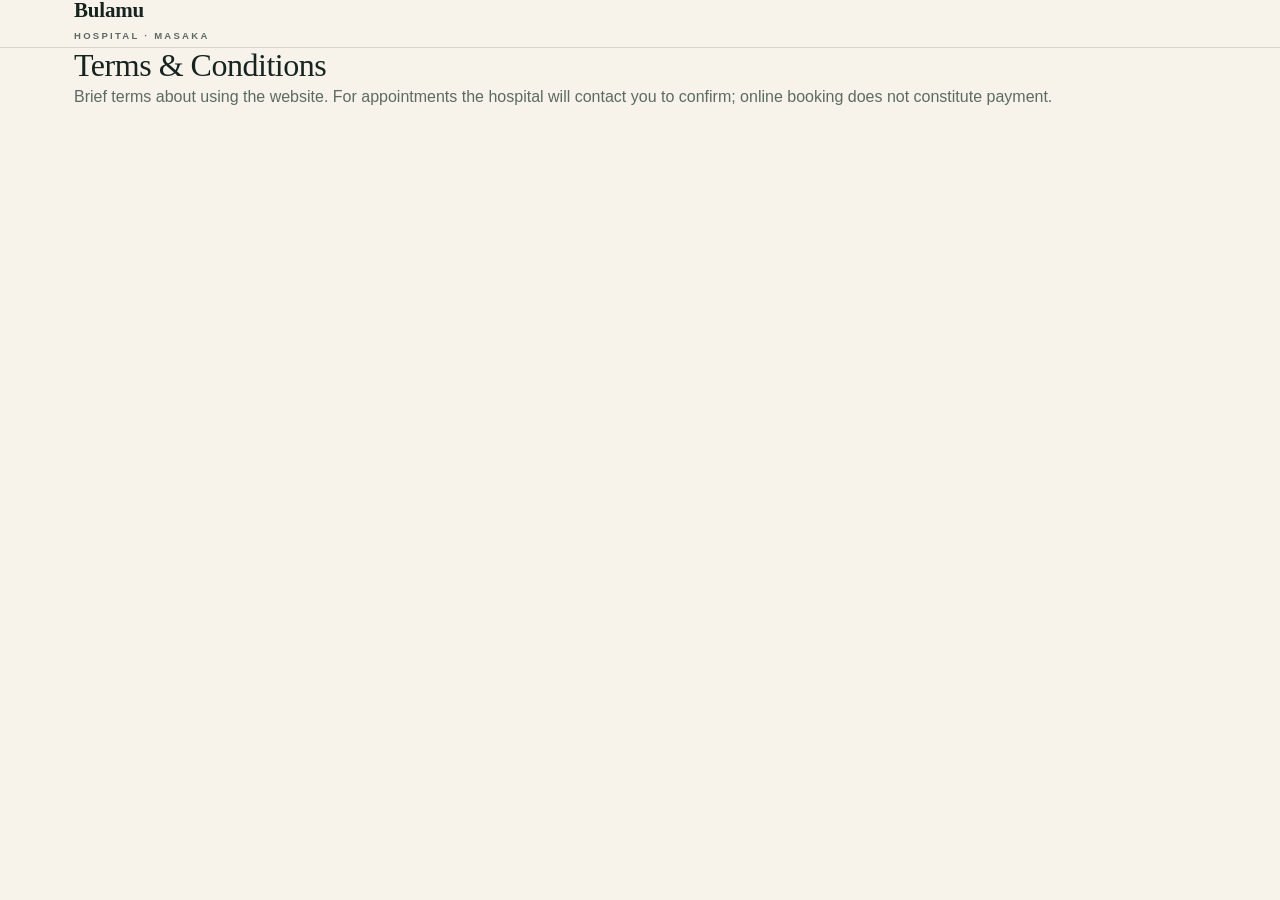
<file: terms.html>
<!DOCTYPE html>
<html lang="en">
<head>
<meta charset="utf-8">
<meta name="viewport" content="width=device-width,initial-scale=1">
<title>Terms & Conditions — Bulamu Hospital Masaka</title>
<link rel="stylesheet" href="css/style.css">
</head>
<link rel="icon" href="/favicon.ico">
<link rel="manifest" href="/manifest.json">
<link rel="canonical" href="https://boniface-devote.github.io/BULAMU-HOSPITAL/terms.html">
</head>
<body>
<header class="site"><div class="container"><a class="brand" href="index.html"><span class="brand-txt"><strong>Bulamu</strong><small>HOSPITAL · MASAKA</small></span></a></div></header>
<main class="container"><h1>Terms & Conditions</h1>
<p>Brief terms about using the website. For appointments the hospital will contact you to confirm; online booking does not constitute payment.</p>
</main>
</body>
</html>
</file>
<file: css/style.css>
/* Bulamu Hospital Masaka - main stylesheet
   Split from original monolithic index.html into modular files. */

:root{
  --pine:#0F4A3C; --pine-deep:#0A352C; --ink:#152420;
  --cream:#F7F3EB; --paper:#FFFFFF; --sage:#E6EDE2; --sage-deep:#D3DFCC;
  --amber:#D9932F; --amber-deep:#A8701C; --amber-soft:#F3E4C8;
  --clay:#B5502F; --clay-soft:#F2E1D8;
  --muted:#5A6B63; --line:rgba(21,36,32,.14);
  --r:18px;
  --fd:'Fraunces',Georgia,serif; --fb:'Public Sans',sans-serif;
  --sh:0 14px 40px rgba(21,36,32,.10);
}
*{margin:0;padding:0;box-sizing:border-box}
html{scroll-behavior:smooth;scroll-padding-top:96px}
body{font-family:var(--fb);color:var(--ink);background:var(--cream);line-height:1.65;font-size:16px;-webkit-font-smoothing:antialiased}
img{display:block;max-width:100%}
a{color:inherit;text-decoration:none}
ul,ol{list-style:none}
button{font-family:inherit;border:none;background:none;cursor:pointer;color:inherit}
::selection{background:var(--amber);color:var(--ink)}
:focus-visible{outline:2px solid var(--amber);outline-offset:3px;border-radius:4px}
.container{max-width:1180px;margin:0 auto;padding:0 24px}
section{padding:96px 0}
h1,h2,h3{font-family:var(--fd);font-weight:500;line-height:1.12;letter-spacing:-.015em}
h2{font-size:clamp(1.9rem,3.4vw,2.7rem)}
p{color:var(--muted)}

/* Buttons */
.btn{display:inline-flex;align-items:center;gap:10px;font-weight:600;font-size:15px;border-radius:999px;padding:14px 26px;transition:.25s;border:1.5px solid transparent;cursor:pointer}
.btn i{font-size:13px;transition:transform .25s}
.btn:hover i{transform:translateX(3px)}
.btn-primary{background:var(--pine);color:var(--cream)}
.btn-primary:hover{background:var(--pine-deep);transform:translateY(-2px)}
.btn-ghost{border-color:var(--line);color:var(--ink)}
.btn-ghost:hover{border-color:var(--pine);color:var(--pine)}
.btn-amber{background:var(--amber);color:var(--ink)}
.btn-amber:hover{background:var(--amber-deep);color:var(--cream);transform:translateY(-2px)}
.btn-sm{padding:10px 20px;font-size:14px}

/* Footer shared (tb-social reused inside footer's Get in touch) */
.tb-social{display:flex;gap:14px}
.tb-social a i{margin:0;font-size:13px}

/* Header */
header.site{position:sticky;top:0;z-index:200;background:rgba(247,243,235,.94);backdrop-filter:blur(10px);border-bottom:1px solid var(--line);transition:box-shadow .3s}
header.site.scrolled{box-shadow:0 8px 30px rgba(21,36,32,.08)}
.header-in{display:flex;align-items:center;justify-content:space-between;gap:24px;height:78px}
.brand{display:flex;align-items:center;gap:12px}
.brand-mark{width:42px;height:42px;flex:none}
.brand-txt strong{font-family:var(--fd);font-size:21px;font-weight:600;display:block;line-height:1;letter-spacing:-.01em}
.brand-txt small{font-size:9.5px;letter-spacing:.24em;color:var(--muted);font-weight:600}
.main-nav{display:flex;gap:4px}
.nav-link{position:relative;font-size:14px;font-weight:500;padding:10px 11px;color:var(--ink);transition:color .2s}
.nav-link::after{content:"";position:absolute;left:11px;right:11px;bottom:4px;height:2px;background:var(--amber);transform:scaleX(0);transform-origin:left;transition:transform .25s}
.nav-link:hover{color:var(--pine)}
.nav-link.active{color:var(--pine);font-weight:600}
.nav-link.active::after{transform:scaleX(1)}
.header-actions{display:flex;align-items:center;gap:18px}
.header-phone{display:flex;align-items:center;gap:10px;line-height:1.25}
.header-phone i{width:36px;height:36px;border-radius:50%;background:var(--sage);color:var(--pine);display:grid;place-items:center;font-size:14px}
.header-phone small{display:block;font-size:10.5px;letter-spacing:.08em;text-transform:uppercase;color:var(--muted);font-weight:600}
.header-phone strong{font-size:14px}
.hamburger{display:none;flex-direction:column;gap:5px;width:44px;height:44px;align-items:center;justify-content:center;border:1px solid var(--line);border-radius:12px}
.hamburger span{width:20px;height:2px;background:var(--ink);border-radius:2px;transition:.3s}
body.nav-open .hamburger span:nth-child(1){transform:translateY(7px) rotate(45deg)}
body.nav-open .hamburger span:nth-child(2){opacity:0}
body.nav-open .hamburger span:nth-child(3){transform:translateY(-7px) rotate(-45deg)}

/* Drawer */
.drawer{position:fixed;top:0;right:0;bottom:0;width:min(340px,88vw);background:var(--paper);z-index:300;transform:translateX(105%);transition:transform .38s cubic-bezier(.7,0,.3,1);padding:32px 28px;display:flex;flex-direction:column;gap:8px;overflow-y:auto}
body.nav-open .drawer{transform:none}
.drawer a.d-link{font-family:var(--fd);font-size:22px;padding:11px 0;border-bottom:1px solid var(--line);transition:color .2s,padding-left .2s}
.drawer a.d-link:hover{color:var(--pine);padding-left:6px}
.drawer .d-cta{margin-top:18px}
.drawer .d-contact{margin-top:auto;padding-top:24px;font-size:14px;color:var(--muted);display:grid;gap:8px}
.drawer .d-contact i{color:var(--amber);width:18px}
.overlay{position:fixed;inset:0;background:rgba(21,36,32,.45);z-index:250;opacity:0;pointer-events:none;transition:opacity .3s}
body.nav-open .overlay{opacity:1;pointer-events:auto}
body.nav-open,body.modal-open{overflow:hidden}

/* Page hero (inner pages) */
.page-hero{padding:76px 0 56px;background:var(--sage)}
.page-hero h1{font-size:clamp(2.2rem,4.6vw,3.4rem);max-width:780px}
.page-hero .eyebrow{margin-bottom:18px}
.page-hero p{font-size:17px;max-width:620px;margin-top:18px}
.page-hero .breadcrumbs{font-size:13px;color:var(--muted);margin-bottom:14px;letter-spacing:.04em}
.page-hero .breadcrumbs a{color:var(--pine);font-weight:600}
.page-hero .breadcrumbs i{margin:0 8px;color:var(--amber-deep)}
/* Hero */
.hero{padding:76px 0 84px;background-image:url("data:image/svg+xml,%3Csvg xmlns='http://www.w3.org/2000/svg' width='28' height='28'%3E%3Cpath d='M14 10v8M10 14h8' stroke='%230F4A3C' stroke-opacity='.06' stroke-width='2' stroke-linecap='round'/%3E%3C/svg%3E")}
.hero-grid{display:grid;grid-template-columns:1.12fr .88fr;gap:64px;align-items:center}
.eyebrow{display:inline-flex;align-items:center;gap:12px;font-size:12px;font-weight:700;letter-spacing:.2em;text-transform:uppercase;color:var(--amber-deep);margin-bottom:20px}
.eyebrow::before{content:"";width:34px;height:2px;background:var(--amber)}
.hero h1{font-size:clamp(2.7rem,5.4vw,4.5rem);letter-spacing:-.02em}
.hero h1 em{font-style:italic;position:relative;white-space:nowrap}
.hero h1 em::after{content:"";position:absolute;left:-2%;right:-2%;bottom:-.06em;height:.26em;background:url("data:image/svg+xml,%3Csvg xmlns='http://www.w3.org/2000/svg' viewBox='0 0 200 20' preserveAspectRatio='none'%3E%3Cpath d='M2 14 Q 50 4 100 10 T 198 8' fill='none' stroke='%23D9932F' stroke-width='5' stroke-linecap='round'/%3E%3C/svg%3E") no-repeat;background-size:100% 100%}
.hero-lead{max-width:520px;margin:24px 0 32px;font-size:17px}
.hero-btns{display:flex;gap:14px;flex-wrap:wrap}
.hero-trust{display:flex;align-items:center;gap:10px;margin-top:26px;font-size:13px;color:var(--muted)}
.hero-trust i{color:var(--pine)}
.hero-visual{position:relative}
.arch{position:relative}
.arch::before{content:"";position:absolute;top:22px;left:22px;right:-22px;bottom:-22px;background:var(--pine);border-radius:999px 999px 26px 26px}
.arch img{position:relative;z-index:1;width:100%;aspect-ratio:4/5;object-fit:cover;border-radius:999px 999px 26px 26px}
.stamp{position:absolute;z-index:2;left:-30px;bottom:-18px;width:128px;height:128px;filter:drop-shadow(0 10px 24px rgba(21,36,32,.25))}
.stamp svg{width:100%;height:100%}
.stamp-spin{transform-origin:60px 60px;animation:spin 26s linear infinite}
@keyframes spin{to{transform:rotate(360deg)}}
.float-card{position:absolute;z-index:2;background:var(--paper);border:1px solid var(--line);border-radius:16px;padding:14px 18px;box-shadow:var(--sh);display:flex;align-items:center;gap:12px;animation:floaty 4.5s ease-in-out infinite}
.float-card strong{display:block;font-size:14px;line-height:1.3}
.float-card small{color:var(--muted);font-size:12px}
.float-card.opd{top:34px;left:-44px}
.float-card.next{bottom:44px;right:-16px;animation-delay:1.4s}
@keyframes floaty{0%,100%{transform:translateY(0)}50%{transform:translateY(-8px)}}
.fc-icon{width:40px;height:40px;border-radius:12px;background:var(--sage);color:var(--pine);display:grid;place-items:center;font-size:16px;flex:none}
.dot{width:11px;height:11px;border-radius:50%;background:#3E9B6C;flex:none;position:relative}
.dot::after{content:"";position:absolute;inset:-4px;border-radius:50%;border:2px solid #3E9B6C;opacity:.5;animation:pulse 1.8s ease-out infinite}
.dot.closed{background:var(--clay)}
.dot.closed::after{border-color:var(--clay)}
@keyframes pulse{0%{transform:scale(.6);opacity:.7}100%{transform:scale(1.6);opacity:0}}

/* Stats band */
.stats-band{background:var(--pine);color:var(--cream);padding:44px 0}
.stats-grid{display:grid;grid-template-columns:repeat(4,1fr)}
.stat{padding:0 34px;border-left:1px solid rgba(247,243,235,.18)}
.stat:first-child{border-left:none;padding-left:0}
.stat-num{font-family:var(--fd);font-size:clamp(2rem,3.4vw,2.9rem);line-height:1;font-variant-numeric:tabular-nums}
.stat-label{display:block;margin-top:8px;font-size:12px;letter-spacing:.16em;text-transform:uppercase;color:var(--sage);font-weight:600}

/* Section heads */
.sec-head{display:flex;justify-content:space-between;align-items:flex-end;gap:48px;margin-bottom:52px}
.sec-head h2{margin-top:4px;max-width:560px}
.sec-lead{max-width:400px;font-size:15.5px;padding-bottom:6px}
.sec-sage{background:var(--sage)}
.sec-paper{background:var(--paper);border-block:1px solid var(--line)}

/* About */
.about-grid{display:grid;grid-template-columns:1.05fr .95fr;gap:72px;align-items:center}
.about-media{position:relative;margin:0 8px 46px 0}
.about-media .big{width:80%;border-radius:22px;aspect-ratio:4/4.6;object-fit:cover;box-shadow:var(--sh)}
.about-media .small{position:absolute;right:0;bottom:-56px;width:52%;border-radius:18px;aspect-ratio:4/4.4;object-fit:cover;border:7px solid var(--cream);box-shadow:var(--sh)}
.badge-since{position:absolute;top:-24px;left:-16px;width:108px;height:108px;border-radius:50%;background:var(--amber);color:var(--ink);display:grid;place-items:center;text-align:center;font-family:var(--fd);box-shadow:var(--sh);z-index:2}
.badge-since strong{font-size:26px;display:block;line-height:1}
.badge-since small{font-size:10px;letter-spacing:.14em;text-transform:uppercase;font-weight:700}
.about-copy p{margin-bottom:18px}
.about-copy .about-h{margin-bottom:8px}
.values{margin:34px 0 0}
.values li{display:flex;gap:20px;padding:16px 0;border-top:1px solid var(--line);align-items:baseline}
.values li:last-child{border-bottom:1px solid var(--line)}
.val-num{font-family:var(--fd);font-style:italic;color:var(--amber-deep);font-size:18px;flex:none;width:32px}
.values strong{display:block;font-size:15.5px}
.values span.v-desc{font-size:14px;color:var(--muted)}
.quote{margin-top:60px;background:var(--paper);border:1px solid var(--line);border-radius:var(--r);padding:34px 38px;display:flex;gap:22px;align-items:flex-start;box-shadow:var(--sh)}

.svc-grid{list-style:none;padding:0;margin:30px 0 0;display:grid;grid-template-columns:repeat(4,1fr);gap:18px}
.svc-grid li{background:var(--paper);border:1px solid var(--line);border-radius:16px;padding:22px 20px;display:flex;flex-direction:column;gap:8px;transition:.22s}
.svc-grid li:hover{border-color:var(--pine);transform:translateY(-2px);box-shadow:var(--sh)}
.svc-grid i{color:var(--amber-deep);font-size:22px;width:42px;height:42px;border-radius:12px;background:var(--sage);display:grid;place-items:center;flex:none}
.svc-grid strong{font-size:14.5px;font-weight:700;color:var(--ink);display:block}
.svc-grid span{font-size:13px;color:var(--muted);line-height:1.5}

#insurance .ins-tags{font-size:14px;font-weight:600;padding:14px;text-align:center}
.quote i{color:var(--amber);font-size:26px;margin-top:4px}
.quote blockquote{font-family:var(--fd);font-style:italic;font-size:19px;line-height:1.5;color:var(--ink)}
.quote cite{display:block;margin-top:12px;font-style:normal;font-size:13px;color:var(--muted);font-weight:600}

/* Departments */
.dept-wrap{display:grid;grid-template-columns:390px 1fr;gap:26px;align-items:stretch}
.dept-list{display:flex;flex-direction:column;gap:8px}
.dept-item{display:flex;align-items:center;gap:16px;text-align:left;padding:14px 18px;border:1px solid var(--line);border-radius:14px;background:transparent;transition:.22s}
.dept-item:hover{background:var(--sage-deep)}
.dept-item.active{background:var(--pine);border-color:var(--pine);color:var(--cream)}
.di-num{font-family:var(--fd);font-style:italic;font-size:15px;color:var(--amber-deep);width:26px;flex:none}
.dept-item.active .di-num{color:var(--amber)}
.di-name{font-weight:600;font-size:15px;flex:1}
.di-tag{font-size:11px;font-weight:700;letter-spacing:.06em;text-transform:uppercase;color:var(--muted);background:var(--sage-deep);padding:4px 10px;border-radius:999px;flex:none}
.dept-item.active .di-tag{background:rgba(247,243,235,.16);color:var(--sage)}
.dept-panel{background:var(--paper);border:1px solid var(--line);border-radius:22px;padding:38px 42px;box-shadow:var(--sh);transition:opacity .18s,transform .18s;display:flex;flex-direction:column}
.dept-panel.swap{opacity:0;transform:translateY(10px)}
.dp-img{margin:-38px -42px 22px;aspect-ratio:16/7;overflow:hidden;border-radius:22px 22px 0 0}
.dp-img img{width:100%;height:100%;object-fit:cover;display:block}
.dp-head{display:flex;gap:18px;align-items:center;margin-bottom:18px}
.dp-icon{width:58px;height:58px;border-radius:16px;background:var(--pine);color:var(--amber);display:grid;place-items:center;font-size:23px;flex:none}
.dp-tag{font-size:11px;font-weight:700;letter-spacing:.14em;text-transform:uppercase;color:var(--amber-deep)}
.dp-head h3{font-size:26px;margin-top:2px}
.dp-desc{margin-bottom:22px}
.dp-services{display:grid;grid-template-columns:1fr 1fr;gap:10px 24px;margin-bottom:26px}
.dp-services li{display:flex;align-items:center;gap:10px;font-size:14px;font-weight:500}
.dp-services li i{width:22px;height:22px;border-radius:50%;background:var(--sage);color:var(--pine);display:grid;place-items:center;font-size:10px;flex:none}
.dp-meta{display:grid;grid-template-columns:repeat(3,1fr);gap:18px;border-top:1px solid var(--line);padding-top:22px;margin-bottom:28px}
.dp-meta>div{display:flex;gap:12px;align-items:flex-start}
.dp-meta i{color:var(--amber-deep);margin-top:3px}
.dp-meta small{display:block;font-size:10.5px;letter-spacing:.1em;text-transform:uppercase;color:var(--muted);font-weight:700}
.dp-meta strong{font-size:13.5px;line-height:1.35}
.dp-book{align-self:flex-start;margin-top:auto}

/* Doctors */
.doc-controls{display:flex;gap:10px;padding-bottom:6px}
.ctrl-btn{width:48px;height:48px;border-radius:50%;border:1.5px solid var(--line);color:var(--ink);font-size:15px;transition:.22s;display:grid;place-items:center}
.ctrl-btn:hover{background:var(--pine);border-color:var(--pine);color:var(--cream)}
.chip-row{display:flex;gap:10px;flex-wrap:wrap;margin-bottom:36px}
.chip{padding:9px 20px;border-radius:999px;border:1.5px solid var(--line);font-size:13.5px;font-weight:600;transition:.22s}
.chip:hover{border-color:var(--pine);color:var(--pine)}
.chip.active{background:var(--pine);border-color:var(--pine);color:var(--cream)}
.doc-track{display:flex;gap:22px;overflow-x:auto;scroll-snap-type:x mandatory;padding:6px 4px 18px;cursor:grab;scrollbar-width:none}
.doc-track::-webkit-scrollbar{display:none}
.doc-track.dragging{cursor:grabbing;scroll-snap-type:none}
.doc-card{flex:0 0 268px;scroll-snap-align:start;display:block}
.doc-img{position:relative;border-radius:18px;overflow:hidden;aspect-ratio:3/3.9;margin-bottom:16px}
.doc-img img{width:100%;height:100%;object-fit:cover;transition:transform .5s}
.doc-card:hover .doc-img img{transform:scale(1.05)}
.doc-days{position:absolute;left:12px;bottom:12px;background:rgba(247,243,235,.95);color:var(--ink);font-size:12px;font-weight:600;padding:6px 12px;border-radius:999px;display:flex;gap:7px;align-items:center}
.doc-days i{color:var(--amber-deep);font-size:11px}
.doc-card h3{font-size:20px}
.doc-card p{font-size:13.5px;margin-top:3px}
.doc-go{display:inline-flex;align-items:center;gap:8px;margin-top:10px;font-size:13px;font-weight:700;color:var(--pine-deep)}
.doc-go i{transition:transform .2s}
.doc-card:hover .doc-go i{transform:translateX(4px)}
.doc-hint{margin-top:6px;font-size:13px;color:var(--muted)}
.doc-hint i{color:var(--amber-deep);margin-right:6px}

/* Facilities */
.fac-wrap{display:grid;grid-template-columns:1.25fr .75fr;gap:60px;align-items:center}
.fac-mosaic{display:grid;grid-template-columns:repeat(3,1fr);grid-auto-rows:150px;gap:14px}
.fac-tile{position:relative;border-radius:16px;overflow:hidden;background:var(--sage-deep);cursor:zoom-in}
.fac-tile img{width:100%;height:100%;object-fit:cover;transition:transform .5s}
.fac-tile:hover img{transform:scale(1.06)}
.t-tall{grid-row:span 2}
.t-wide{grid-column:span 2}
.fac-tile figcaption{position:absolute;left:0;right:0;bottom:0;background:var(--pine-deep);color:var(--cream);padding:10px 14px}
.fac-tile figcaption h4{font-family:var(--fb);font-size:13.5px;font-weight:600;letter-spacing:.02em}
.fac-tile figcaption p{font-size:12px;color:var(--sage);max-height:0;overflow:hidden;transition:max-height .35s;margin:0}
.fac-tile:hover figcaption p{max-height:3.2em;margin-top:3px}
@media (hover:none){.fac-tile figcaption p{max-height:3.2em;margin-top:3px}}
.eq-intro{font-size:15px;margin-bottom:8px}
.eq-list li{display:flex;gap:16px;align-items:center;padding:13px 0;border-top:1px solid var(--line)}
.eq-list i,.eq-list .eq-thumb{width:64px;height:48px;border-radius:10px;background:var(--sage);color:var(--pine);display:grid;place-items:center;font-size:16px;flex:none;overflow:hidden;object-fit:cover}
.eq-list .eq-thumb img{width:100%;height:100%;object-fit:cover;display:block}
.eq-list strong{display:block;font-size:14.5px}
.eq-list span{font-size:13px;color:var(--muted)}
.fac-stats{display:flex;border:1px solid var(--line);border-radius:16px;overflow:hidden;margin-top:26px;background:var(--paper)}
.fac-stats div{flex:1;text-align:center;padding:16px 8px;border-left:1px solid var(--line)}
.fac-stats div:first-child{border-left:none}
.fac-stats strong{font-family:var(--fd);font-size:26px;color:var(--pine);display:block;line-height:1.1}
.fac-stats small{font-size:10.5px;letter-spacing:.1em;text-transform:uppercase;color:var(--muted);font-weight:700}

/* Patient info */
.journey{margin-bottom:64px}
.journey ol{display:flex;gap:10px}
.journey li{flex:1;position:relative;text-align:center;padding:0 6px}
.journey li:not(:last-child)::before{content:"";position:absolute;top:23px;left:calc(50% + 36px);width:calc(100% - 72px);height:2px;background:var(--sage-deep)}
.j-circle{width:46px;height:46px;border-radius:50%;background:var(--pine);color:var(--cream);font-family:var(--fd);font-style:italic;display:grid;place-items:center;margin:0 auto 12px;position:relative;z-index:1}
.journey h4{font-size:14.5px;font-weight:700;font-family:var(--fb)}
.journey p{font-size:12.5px;margin-top:3px}
.pat-grid{display:grid;grid-template-columns:1.08fr .92fr;gap:56px;align-items:start}
.faq-item{border:1px solid var(--line);border-radius:14px;background:var(--paper);margin-bottom:12px;transition:border-color .2s}
.faq-item.open{border-color:var(--pine)}
.faq-q{width:100%;display:flex;justify-content:space-between;align-items:center;gap:18px;text-align:left;padding:18px 22px;font-weight:600;font-size:15.5px}
.faq-q i{width:30px;height:30px;border-radius:50%;background:var(--sage);color:var(--pine);display:grid;place-items:center;font-size:12px;transition:transform .3s;flex:none}
.faq-item.open .faq-q i{transform:rotate(45deg);background:var(--pine);color:var(--cream)}
.faq-a{display:grid;grid-template-rows:0fr;transition:grid-template-rows .35s ease}
.faq-item.open .faq-a{grid-template-rows:1fr}
.faq-a-in{overflow:hidden}
.faq-a p{padding:0 22px 20px;font-size:14.5px}
.visit-card{background:var(--paper);border:1px solid var(--line);border-radius:22px;padding:32px;box-shadow:var(--sh);position:sticky;top:110px}
.visit-card h3{font-size:22px;margin-bottom:6px}
.vc-block{padding:18px 0;border-top:1px solid var(--line)}
.vc-block:first-of-type{margin-top:14px}
.vc-block h4{font-size:11.5px;letter-spacing:.14em;text-transform:uppercase;color:var(--amber-deep);margin-bottom:12px}
.vc-row{display:flex;justify-content:space-between;font-size:14px;padding:5px 0}
.vc-row span{color:var(--muted)}
.vc-row strong{font-weight:600}
.vc-row.hl strong{color:var(--clay)}
.pay-row{display:flex;gap:10px;flex-wrap:wrap}
.pay-pill{display:inline-flex;align-items:center;gap:8px;font-size:12.5px;font-weight:600;border:1px solid var(--line);border-radius:999px;padding:7px 14px}
.pay-pill i{color:var(--pine)}
.ins-tags{display:grid;grid-template-columns:repeat(3,1fr);gap:10px}
.ins-tags a{display:flex;align-items:center;justify-content:center;gap:8px;background:var(--paper);border:1px solid var(--line);border-radius:10px;padding:8px 10px;transition:.2s;font-size:12px;font-weight:600;color:var(--ink)}
.ins-tags a:hover{border-color:var(--pine);transform:translateY(-2px)}
.ins-tags a img{height:28px;width:auto;max-width:80px;object-fit:contain;flex:none}
.ins-tags .ins-extra{grid-column:1/-1;background:transparent;border:1px dashed var(--line);color:var(--muted);justify-content:center}
.em-note{margin-top:18px;background:var(--clay-soft);border:1px solid rgba(181,80,47,.25);border-radius:14px;padding:16px 18px;display:flex;gap:14px;font-size:13.5px}
.em-note i{color:var(--clay);margin-top:3px}
.em-note strong{color:var(--ink)}

/* News */
.news-featured{display:grid;grid-template-columns:1fr 1fr;gap:0;border:1px solid var(--line);border-radius:22px;overflow:hidden;background:var(--cream);margin-bottom:40px}
.nf-img{position:relative;min-height:340px}
.nf-img img{position:absolute;inset:0;width:100%;height:100%;object-fit:cover}
.n-tag{position:absolute;top:16px;left:16px;background:var(--amber);color:var(--ink);font-size:11px;font-weight:700;letter-spacing:.1em;text-transform:uppercase;padding:6px 13px;border-radius:999px}
.nf-body{padding:44px 46px;display:flex;flex-direction:column;align-items:flex-start;justify-content:center}
.n-date{font-size:12.5px;font-weight:700;letter-spacing:.1em;text-transform:uppercase;color:var(--amber-deep);margin-bottom:12px}
.nf-body h3{font-size:clamp(1.5rem,2.4vw,2rem);margin-bottom:14px}
.nf-body .n-lead{margin-bottom:26px}
.news-list{display:flex;flex-direction:column}
.news-row{display:grid;grid-template-columns:150px 1fr 40px;gap:28px;align-items:center;text-align:left;padding:24px 18px;border-top:1px solid var(--line);border-radius:12px;transition:background .2s}
.news-row:last-child{border-bottom:1px solid var(--line)}
.news-row:hover{background:var(--sage)}
.nr-date{font-family:var(--fd);font-style:italic;color:var(--muted);font-size:15px}
.nr-tag{display:inline-block;font-size:10.5px;font-weight:700;letter-spacing:.1em;text-transform:uppercase;color:var(--amber-deep);margin-bottom:5px}
.news-row h4{font-family:var(--fd);font-size:19px;font-weight:500;color:var(--ink)}
.news-row>i{color:var(--muted);transition:.2s;text-align:right}
.news-row:hover>i{color:var(--pine);transform:translateX(4px)}

/* Gallery */
.gal-grid{columns:4 240px;column-gap:16px}
.gal-item{position:relative;margin-bottom:16px;border-radius:16px;overflow:hidden;cursor:zoom-in;break-inside:avoid}
.gal-item img{width:100%;transition:transform .5s}
.gal-item:hover img{transform:scale(1.05)}
.gal-item figcaption{position:absolute;left:0;right:0;bottom:0;background:rgba(10,53,44,.9);color:var(--cream);font-size:12.5px;font-weight:500;padding:9px 14px;opacity:0;transform:translateY(8px);transition:.3s}
.gal-item:hover figcaption{opacity:1;transform:none}
@media (hover:none){.gal-item figcaption{opacity:1;transform:none}}

.gal-tools{display:flex;justify-content:space-between;align-items:center;gap:14px;margin-bottom:18px}
.gal-filters{display:flex;gap:10px;flex-wrap:wrap}
.gal-search{display:flex;align-items:center;gap:12px}
.gal-search input{padding:10px 12px;border-radius:10px;border:1.5px solid var(--line);min-width:240px}
.gal-count{font-weight:700;color:var(--muted);font-size:13px}

/* Appointment */
.sec-book{background:var(--pine-deep);color:var(--cream)}
.sec-book .eyebrow{color:var(--amber)}
.book-grid{display:grid;grid-template-columns:.95fr 1.05fr;gap:70px;align-items:start}
.sec-book .sec-lead{color:var(--sage)}
.book-steps{margin:34px 0 8px}
.book-steps li{display:flex;gap:18px;padding:15px 0;border-top:1px solid rgba(247,243,235,.15);align-items:flex-start}
.bs-num{width:34px;height:34px;border-radius:50%;border:1.5px solid var(--amber);color:var(--amber);font-family:var(--fd);font-style:italic;display:grid;place-items:center;flex:none;font-size:15px}
.book-steps strong{display:block;font-size:15px}
.book-steps span{font-size:13.5px;color:var(--sage)}
.alt-contacts{display:flex;gap:14px;margin-top:26px;flex-wrap:wrap}
.alt-c{display:flex;align-items:center;gap:12px;background:rgba(247,243,235,.08);border:1px solid rgba(247,243,235,.18);border-radius:14px;padding:13px 18px;font-size:14px;font-weight:600;transition:.22s}
.alt-c:hover{background:rgba(247,243,235,.16)}
.alt-c i{color:var(--amber);font-size:17px}
.alt-c small{display:block;font-weight:400;font-size:11.5px;color:var(--sage)}
.book-form{background:var(--paper);color:var(--ink);border-radius:24px;padding:40px 42px;box-shadow:0 24px 60px rgba(0,0,0,.28)}
.book-form h3{font-size:24px;margin-bottom:4px}
.book-form>p{font-size:14px;margin-bottom:24px}
.f-grid{display:grid;grid-template-columns:1fr 1fr;gap:18px}
.f-grid .full{grid-column:1/-1}
.field label{display:block;font-size:11px;font-weight:700;letter-spacing:.12em;text-transform:uppercase;color:var(--muted);margin-bottom:7px}
.field label b{color:var(--clay)}
.field input,.field select,.field textarea{width:100%;font-family:inherit;font-size:15px;padding:12px 14px;border:1.5px solid var(--line);border-radius:11px;background:var(--cream);color:var(--ink);transition:border-color .2s,box-shadow .2s;appearance:none}
.field select{background-image:url("data:image/svg+xml,%3Csvg xmlns='http://www.w3.org/2000/svg' width='12' height='8'%3E%3Cpath d='M1 1l5 5 5-5' stroke='%235A6B63' stroke-width='2' fill='none' stroke-linecap='round'/%3E%3C/svg%3E");background-repeat:no-repeat;background-position:right 14px center}
.field textarea{resize:vertical;min-height:88px}
.field input:focus,.field select:focus,.field textarea:focus{outline:none;border-color:var(--pine);box-shadow:0 0 0 3px rgba(15,74,60,.14)}
.field .err{display:block;font-size:12px;color:var(--clay);margin-top:5px;min-height:0;font-weight:600}
.field.invalid input,.field.invalid select{border-color:var(--clay)}
.field.invalid .err::before{content:"\f06a  ";font-family:"Font Awesome 6 Free";font-weight:900}
.form-foot{display:flex;align-items:center;gap:16px;margin-top:22px}
.form-foot .btn{flex:1;justify-content:center}
.form-foot small{color:var(--muted);font-size:12.5px;max-width:150px;line-height:1.4}
.form-success{text-align:center;padding:20px 6px}
.fs-icon{width:70px;height:70px;border-radius:50%;background:var(--sage);color:var(--pine);display:grid;place-items:center;font-size:28px;margin:0 auto 20px}
.form-success h3{font-size:26px}
.fs-ref{color:var(--pine);background:var(--sage);padding:2px 10px;border-radius:8px;font-size:.95em}
.fs-summary{margin:24px auto;max-width:400px;text-align:left}
.fs-summary li{display:flex;justify-content:space-between;gap:20px;padding:10px 4px;border-top:1px solid var(--line);font-size:14px}
.fs-summary li span{color:var(--muted)}
.fs-note{font-size:13.5px;margin-bottom:24px}
.fs-note a{color:var(--pine);font-weight:700}

/* Contact */
.contact-grid{display:grid;grid-template-columns:.9fr 1.1fr;gap:56px;align-items:stretch}
.c-info{display:grid;gap:4px;align-content:start}
.c-item{display:flex;gap:18px;padding:18px 0;border-bottom:1px solid var(--line);align-items:flex-start}
.c-item>i{width:46px;height:46px;border-radius:14px;background:var(--sage);color:var(--pine);display:grid;place-items:center;font-size:17px;flex:none}
.c-item small{display:block;font-size:11px;letter-spacing:.12em;text-transform:uppercase;color:var(--amber-deep);font-weight:700;margin-bottom:2px}
.c-item strong{font-size:15.5px;font-weight:600}
.c-item p{font-size:14px;margin-top:2px}
.c-hours{padding:20px 0;border-bottom:1px solid var(--line)}
.c-hours h4{font-size:11px;letter-spacing:.12em;text-transform:uppercase;color:var(--amber-deep);margin-bottom:10px}
.socials{display:flex;gap:10px;margin-top:22px}
.socials a{width:42px;height:42px;border-radius:12px;border:1.5px solid var(--line);display:grid;place-items:center;font-size:15px;color:var(--ink);transition:.22s}
.socials a:hover{background:var(--pine);border-color:var(--pine);color:var(--cream)}
.map-wrap{border-radius:22px;overflow:hidden;border:1px solid var(--line);min-height:440px;box-shadow:var(--sh)}
.map-wrap iframe{width:100%;height:100%;border:0;filter:grayscale(.5) sepia(.15) saturate(.92);display:block}

/* Footer */
footer.site{background:var(--ink);color:var(--sage);padding:72px 0 0}
.foot-grid{display:grid;grid-template-columns:2.1fr 1fr 1.1fr 1.6fr;gap:48px;padding-bottom:56px}
.foot-contact{list-style:none;padding:0;margin:0 0 18px}
.foot-contact li{display:flex;gap:12px;font-size:14px;color:#B9C7C0;margin-bottom:12px;align-items:flex-start}
.foot-contact li i{color:var(--amber);margin-top:4px;width:16px;flex:none;text-align:center}
.foot-contact a{color:#B9C7C0;transition:.2s}
.foot-contact a:hover{color:var(--amber)}
.foot-social{display:flex;gap:10px;flex-wrap:wrap}
.foot-social a{width:38px;height:38px;border-radius:10px;border:1.5px solid rgba(247,243,235,.18);display:grid;place-items:center;font-size:14px;color:var(--cream);transition:.22s}
.foot-social a:hover{background:var(--amber);border-color:var(--amber);color:var(--ink)}
.foot-brand .brand-txt strong{color:var(--cream)}
.foot-brand p{color:#93A69E;font-size:14px;margin:18px 0 22px;max-width:320px}
footer h4{font-size:11.5px;letter-spacing:.16em;text-transform:uppercase;color:var(--amber);margin-bottom:20px;font-weight:700}
.foot-links li{margin-bottom:11px}
.foot-links a{font-size:14px;color:#B9C7C0;transition:.2s}
.foot-links a:hover{color:var(--amber);padding-left:4px}
.foot-contact li{display:flex;gap:12px;font-size:14px;color:#B9C7C0;margin-bottom:14px;align-items:flex-start}
.foot-contact i{color:var(--amber);margin-top:4px;width:16px}
.news-form{display:flex;gap:8px;margin-top:14px}
.news-form input{flex:1;min-width:0;background:rgba(247,243,235,.08);border:1.5px solid rgba(247,243,235,.18);border-radius:11px;padding:12px 15px;color:var(--cream);font-family:inherit;font-size:14px}
.news-form input::placeholder{color:#7E938B}
.news-form input:focus{outline:none;border-color:var(--amber)}
.foot-note{font-size:12px;color:#7E938B;margin-top:12px}
.foot-bottom{border-top:1px solid rgba(247,243,235,.12);padding:22px 0;display:flex;justify-content:space-between;align-items:center;gap:20px;flex-wrap:wrap;font-size:13px;color:#7E938B}
.foot-bottom .fb-links{display:flex;gap:24px}
.foot-bottom button,.foot-bottom a{color:#B9C7C0;font-size:13px;transition:.2s}
.foot-bottom button:hover,.foot-bottom a:hover{color:var(--amber)}

/* Modals / lightbox / toast */
.modal{position:fixed;inset:0;z-index:400;display:grid;place-items:center;padding:24px;opacity:0;pointer-events:none;transition:opacity .28s}
.modal.open{opacity:1;pointer-events:auto}
.modal-backdrop{position:absolute;inset:0;background:rgba(10,28,24,.72)}
.modal-card{position:relative;background:var(--paper);border-radius:22px;max-width:740px;width:100%;max-height:86vh;overflow-y:auto;padding:48px 52px;transform:translateY(24px);transition:transform .3s}
.modal.open .modal-card{transform:none}
.modal-close{position:absolute;top:16px;right:16px;width:40px;height:40px;border-radius:50%;background:var(--sage);color:var(--ink);display:grid;place-items:center;transition:.2s;z-index:2}
.modal-close:hover{background:var(--pine);color:var(--cream)}
.am-title{font-size:clamp(1.5rem,3vw,2rem);margin:10px 0 20px}
.am-byline{font-family:var(--fd);font-style:italic;color:var(--amber-deep);font-size:15px;margin-bottom:18px;display:block}
.am-body img{border-radius:16px;margin:6px 0 22px;width:100%}
.am-body p{margin-bottom:16px;font-size:15.5px}
.privacy p{margin-bottom:14px;font-size:14.5px}
.privacy h4{font-family:var(--fd);font-size:18px;margin:22px 0 8px;color:var(--ink)}
.lightbox{position:fixed;inset:0;z-index:400;background:rgba(10,28,24,.9);display:grid;place-items:center;opacity:0;pointer-events:none;transition:opacity .25s}
.lightbox.open{opacity:1;pointer-events:auto}
.lightbox figure{max-width:min(920px,88vw);text-align:center}
.lightbox img{max-width:100%;max-height:76vh;border-radius:14px;margin:0 auto}
.lightbox figcaption{color:var(--cream);margin-top:16px;font-size:14.5px}
.lb-close{position:absolute;top:22px;right:26px;width:46px;height:46px;border-radius:50%;border:1.5px solid rgba(247,243,235,.3);color:var(--cream);font-size:17px;transition:.2s}
.lb-close:hover{background:var(--amber);border-color:var(--amber);color:var(--ink)}
.lb-btn{position:absolute;top:50%;transform:translateY(-50%);width:52px;height:52px;border-radius:50%;border:1.5px solid rgba(247,243,235,.3);color:var(--cream);font-size:17px;transition:.2s}
.lb-btn:hover{background:var(--amber);border-color:var(--amber);color:var(--ink)}
.lb-prev{left:26px}.lb-next{right:26px}
.lb-count{position:absolute;top:34px;left:30px;color:var(--sage);font-size:13px;letter-spacing:.1em;font-variant-numeric:tabular-nums}
#toastWrap{position:fixed;bottom:26px;left:50%;transform:translateX(-50%);z-index:500;display:flex;flex-direction:column;gap:10px;align-items:center;pointer-events:none}
.toast{display:flex;gap:12px;align-items:center;background:var(--paper);border:1px solid var(--line);border-left:4px solid var(--pine);border-radius:12px;padding:13px 20px;box-shadow:0 14px 40px rgba(21,36,32,.22);font-size:14px;font-weight:500;max-width:min(420px,90vw);animation:tin .35s cubic-bezier(.2,.9,.3,1.2)}
.toast i{color:var(--pine);font-size:17px}
.toast.out{opacity:0;transform:translateY(10px);transition:.4s}
@keyframes tin{from{opacity:0;transform:translateY(16px)}}
#toTop{position:fixed;bottom:24px;right:24px;width:50px;height:50px;border-radius:50%;background:var(--pine);color:var(--cream);font-size:15px;z-index:150;opacity:0;pointer-events:none;transform:translateY(12px);transition:.3s;box-shadow:var(--sh)}
#toTop.show{opacity:1;pointer-events:auto;transform:none}
#toTop:hover{background:var(--pine-deep)}

/* Reveal */
.reveal{opacity:0;transform:translateY(26px);transition:opacity .7s ease,transform .7s ease}
.reveal.in{opacity:1;transform:none}

/* Responsive */
@media (max-width:1080px){
  .main-nav{display:none}
  .hamburger{display:flex}
  .header-phone span{display:none}
  .hero-grid{grid-template-columns:1fr;gap:80px}
  .hero-visual{max-width:480px;margin:0 auto}
  .float-card.opd{left:-8px}
  .float-card.next{right:-6px}
  .about-grid,.fac-wrap,.pat-grid,.book-grid,.contact-grid{grid-template-columns:1fr;gap:56px}
  .svc-grid{grid-template-columns:repeat(3,1fr)}
  .dept-wrap{grid-template-columns:1fr}
  .dept-list{flex-direction:row;overflow-x:auto;padding-bottom:10px;scrollbar-width:none}
  .dept-list::-webkit-scrollbar{display:none}
  .dept-item{flex:0 0 auto}
  .di-tag{display:none}
  .visit-card{position:static}
  .news-featured{grid-template-columns:1fr}
  .nf-img{min-height:280px}
  .foot-grid{grid-template-columns:1fr 1fr}
}
@media (max-width:720px){
  section{padding:72px 0}
  .header-phone{display:none}
  .stats-grid{grid-template-columns:1fr 1fr;gap:28px 0}
  .stat:nth-child(3){border-left:none;padding-left:0}
  .sec-head{flex-direction:column;align-items:flex-start;gap:14px;margin-bottom:38px}
  .sec-lead{padding:0}
  .about-media{margin-right:0}
  .about-media .big{width:100%}
  .about-media .small{width:56%;bottom:-40px}
  .badge-since{width:92px;height:92px;top:-16px;left:-6px}
  .dp-services{grid-template-columns:1fr}
  .dp-meta{grid-template-columns:1fr}
  .dept-panel{padding:28px 24px}
  .dp-img{margin:-28px -24px 18px;border-radius:18px 18px 0 0;aspect-ratio:16/9}
  .journey ol{flex-direction:column;gap:22px;text-align:left}
  .journey li{display:flex;gap:18px;text-align:left;padding:0}
  .j-circle{margin:0}
  .journey li::before{display:none}
  .pat-grid{gap:32px}
  .pat-grid > .reveal{width:100%;max-width:100%;min-width:0}
  .svc-grid{grid-template-columns:repeat(2,1fr);gap:14px}
  .svc-grid li{padding:18px 16px}
  #patients .container{overflow-x:hidden}
  .faq-q{font-size:14.5px;padding:14px 16px;gap:12px}
  .faq-a p{padding:0 16px 16px;font-size:14px}
  .visit-card{padding:22px 20px;border-radius:18px;width:100%;max-width:100%;box-sizing:border-box;overflow:hidden}
  .visit-card h3{font-size:19px}
  .vc-block{padding:14px 0}
  .pay-row{gap:8px}
  .pay-pill{font-size:12px;padding:6px 12px}
  .ins-tags{grid-template-columns:repeat(2,1fr);gap:8px}
  .ins-tags a{padding:7px 8px;font-size:11.5px}
  .ins-tags a img{height:24px;max-width:60px}
  .em-note{padding:14px;font-size:13.5px}
  .news-row{grid-template-columns:1fr;gap:8px}
  .nr-date{font-size:13px}
  .news-row>i{display:none}
  .f-grid{grid-template-columns:1fr}
  .book-form{padding:28px 22px}
  .modal-card{padding:34px 24px}
  .lb-btn{width:42px;height:42px}
  .lb-prev{left:10px}.lb-next{right:10px}
  .foot-grid{grid-template-columns:1fr;gap:36px}
  .float-card.opd{top:14px;left:-4px;padding:10px 14px}
  .float-card.next{bottom:22px;right:-4px;padding:10px 14px}
  .stamp{width:96px;height:96px;left:-14px;bottom:-10px}
}
@media (prefers-reduced-motion:reduce){
  *,*::before,*::after{animation:none!important;transition:none!important}
  html{scroll-behavior:auto}
}

/* Facility lightbox */
.fac-lightbox{position:fixed;inset:0;z-index:450;background:rgba(10,28,24,.92);display:grid;place-items:center;padding:32px;opacity:0;pointer-events:none;transition:opacity .25s}
.fac-lightbox.open{opacity:1;pointer-events:auto}
.fac-lightbox figure{max-width:min(1400px,94vw);text-align:center}
.fac-lightbox img{max-width:100%;max-height:84vh;border-radius:14px;margin:0 auto;box-shadow:0 30px 80px rgba(0,0,0,.5);display:block}
.fac-lightbox figcaption{color:var(--cream);margin-top:18px;font-size:15px;font-weight:500}
.fac-lightbox figcaption h4{font-family:var(--fd);font-size:22px;margin-bottom:4px}
.fac-lightbox figcaption p{color:var(--sage);font-size:13.5px}
.fac-lb-close{position:absolute;top:22px;right:26px;width:46px;height:46px;border-radius:50%;border:1.5px solid rgba(247,243,235,.3);color:var(--cream);font-size:17px;transition:.2s}
.fac-lb-close:hover{background:var(--amber);border-color:var(--amber);color:var(--ink)}
.fac-lb-prev,.fac-lb-next{position:absolute;top:50%;transform:translateY(-50%);width:52px;height:52px;border-radius:50%;border:1.5px solid rgba(247,243,235,.3);color:var(--cream);font-size:17px;transition:.2s}
.fac-lb-prev{left:26px}.fac-lb-next{right:26px}
.fac-lb-prev:hover,.fac-lb-next:hover{background:var(--amber);border-color:var(--amber);color:var(--ink)}
.fac-lb-count{position:absolute;top:34px;left:30px;color:var(--sage);font-size:13px;letter-spacing:.1em;font-variant-numeric:tabular-nums}
</file>
<file: css/cookie-consent.css>
/* Minimal cookie consent banner */
.cookie-consent{position:fixed;left:12px;right:12px;bottom:12px;background:#152420;color:#F7F3EB;padding:12px 16px;border-radius:8px;box-shadow:0 6px 20px rgba(0,0,0,.18);display:flex;gap:12px;align-items:center;z-index:9999}
.cookie-consent p{margin:0;font-size:14px}
.cookie-consent .cc-actions{margin-left:auto;display:flex;gap:8px}
.cookie-consent .btn{padding:8px 12px;border-radius:6px;border:0}
.cookie-consent .btn-ghost{background:transparent;color:#F7F3EB;border:1px solid rgba(247,243,235,0.12)}
.cookie-consent .btn-primary{background:#D9932F;color:#10221A}
</file>
